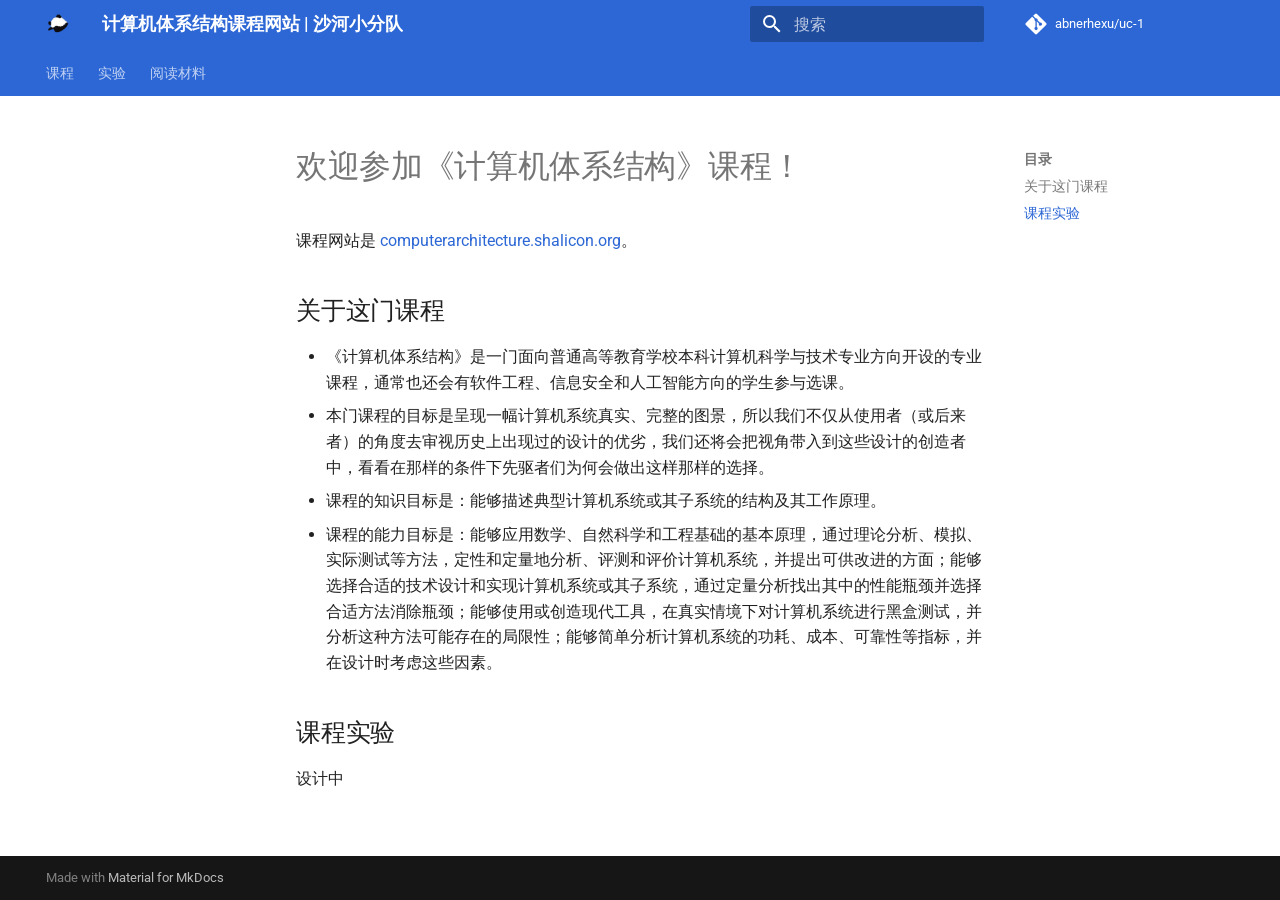
<file: site/index.html>
<!doctype html>
<html lang="zh" class="no-js">
  <head>
    
      <meta charset="utf-8">
      <meta name="viewport" content="width=device-width,initial-scale=1">
      
      
      
      
      
      
      <link rel="icon" href="assets/logo.png">
      <meta name="generator" content="mkdocs-1.5.3, mkdocs-material-9.5.6">
    
    
      
        <title>计算机体系结构课程网站 | 沙河小分队</title>
      
    
    
      <link rel="stylesheet" href="assets/stylesheets/main.50c56a3b.min.css">
      
        
        <link rel="stylesheet" href="assets/stylesheets/palette.06af60db.min.css">
      
      


    
    
      
    
    
      
        
        
        <link rel="preconnect" href="https://fonts.gstatic.com" crossorigin>
        <link rel="stylesheet" href="https://fonts.googleapis.com/css?family=Roboto:300,300i,400,400i,700,700i%7CRoboto+Mono:400,400i,700,700i&display=fallback">
        <style>:root{--md-text-font:"Roboto";--md-code-font:"Roboto Mono"}</style>
      
    
    
      <link rel="stylesheet" href="stylesheets/extra.css">
    
    <script>__md_scope=new URL(".",location),__md_hash=e=>[...e].reduce((e,_)=>(e<<5)-e+_.charCodeAt(0),0),__md_get=(e,_=localStorage,t=__md_scope)=>JSON.parse(_.getItem(t.pathname+"."+e)),__md_set=(e,_,t=localStorage,a=__md_scope)=>{try{t.setItem(a.pathname+"."+e,JSON.stringify(_))}catch(e){}}</script>
    
      

    
    
    
  </head>
  
  
    
    
    
    
    
    <body dir="ltr" data-md-color-scheme="default" data-md-color-primary="custom" data-md-color-accent="indigo">
  
    
    <input class="md-toggle" data-md-toggle="drawer" type="checkbox" id="__drawer" autocomplete="off">
    <input class="md-toggle" data-md-toggle="search" type="checkbox" id="__search" autocomplete="off">
    <label class="md-overlay" for="__drawer"></label>
    <div data-md-component="skip">
      
        
        <a href="#_1" class="md-skip">
          跳转至
        </a>
      
    </div>
    <div data-md-component="announce">
      
    </div>
    
    
      

<header class="md-header" data-md-component="header">
  <nav class="md-header__inner md-grid" aria-label="页眉">
    <a href="https://computerarchitecture.shalicon.org" title="计算机体系结构课程网站 | 沙河小分队" class="md-header__button md-logo" aria-label="计算机体系结构课程网站 | 沙河小分队" data-md-component="logo">
      
  <img src="assets/logo.png" alt="logo">

    </a>
    <label class="md-header__button md-icon" for="__drawer">
      
      <svg xmlns="http://www.w3.org/2000/svg" viewBox="0 0 24 24"><path d="M3 6h18v2H3V6m0 5h18v2H3v-2m0 5h18v2H3v-2Z"/></svg>
    </label>
    <div class="md-header__title" data-md-component="header-title">
      <div class="md-header__ellipsis">
        <div class="md-header__topic">
          <span class="md-ellipsis">
            计算机体系结构课程网站 | 沙河小分队
          </span>
        </div>
        <div class="md-header__topic" data-md-component="header-topic">
          <span class="md-ellipsis">
            
              欢迎参加《计算机体系结构》课程！
            
          </span>
        </div>
      </div>
    </div>
    
      
    
    
    
    
      <label class="md-header__button md-icon" for="__search">
        
        <svg xmlns="http://www.w3.org/2000/svg" viewBox="0 0 24 24"><path d="M9.5 3A6.5 6.5 0 0 1 16 9.5c0 1.61-.59 3.09-1.56 4.23l.27.27h.79l5 5-1.5 1.5-5-5v-.79l-.27-.27A6.516 6.516 0 0 1 9.5 16 6.5 6.5 0 0 1 3 9.5 6.5 6.5 0 0 1 9.5 3m0 2C7 5 5 7 5 9.5S7 14 9.5 14 14 12 14 9.5 12 5 9.5 5Z"/></svg>
      </label>
      <div class="md-search" data-md-component="search" role="dialog">
  <label class="md-search__overlay" for="__search"></label>
  <div class="md-search__inner" role="search">
    <form class="md-search__form" name="search">
      <input type="text" class="md-search__input" name="query" aria-label="搜索" placeholder="搜索" autocapitalize="off" autocorrect="off" autocomplete="off" spellcheck="false" data-md-component="search-query" required>
      <label class="md-search__icon md-icon" for="__search">
        
        <svg xmlns="http://www.w3.org/2000/svg" viewBox="0 0 24 24"><path d="M9.5 3A6.5 6.5 0 0 1 16 9.5c0 1.61-.59 3.09-1.56 4.23l.27.27h.79l5 5-1.5 1.5-5-5v-.79l-.27-.27A6.516 6.516 0 0 1 9.5 16 6.5 6.5 0 0 1 3 9.5 6.5 6.5 0 0 1 9.5 3m0 2C7 5 5 7 5 9.5S7 14 9.5 14 14 12 14 9.5 12 5 9.5 5Z"/></svg>
        
        <svg xmlns="http://www.w3.org/2000/svg" viewBox="0 0 24 24"><path d="M20 11v2H8l5.5 5.5-1.42 1.42L4.16 12l7.92-7.92L13.5 5.5 8 11h12Z"/></svg>
      </label>
      <nav class="md-search__options" aria-label="查找">
        
        <button type="reset" class="md-search__icon md-icon" title="清空当前内容" aria-label="清空当前内容" tabindex="-1">
          
          <svg xmlns="http://www.w3.org/2000/svg" viewBox="0 0 24 24"><path d="M19 6.41 17.59 5 12 10.59 6.41 5 5 6.41 10.59 12 5 17.59 6.41 19 12 13.41 17.59 19 19 17.59 13.41 12 19 6.41Z"/></svg>
        </button>
      </nav>
      
        <div class="md-search__suggest" data-md-component="search-suggest"></div>
      
    </form>
    <div class="md-search__output">
      <div class="md-search__scrollwrap" data-md-scrollfix>
        <div class="md-search-result" data-md-component="search-result">
          <div class="md-search-result__meta">
            正在初始化搜索引擎
          </div>
          <ol class="md-search-result__list" role="presentation"></ol>
        </div>
      </div>
    </div>
  </div>
</div>
    
    
      <div class="md-header__source">
        <a href="https://github.com/abnerhexu/uc-1" title="前往仓库" class="md-source" data-md-component="source">
  <div class="md-source__icon md-icon">
    
    <svg xmlns="http://www.w3.org/2000/svg" viewBox="0 0 448 512"><!--! Font Awesome Free 6.5.1 by @fontawesome - https://fontawesome.com License - https://fontawesome.com/license/free (Icons: CC BY 4.0, Fonts: SIL OFL 1.1, Code: MIT License) Copyright 2023 Fonticons, Inc.--><path d="M439.55 236.05 244 40.45a28.87 28.87 0 0 0-40.81 0l-40.66 40.63 51.52 51.52c27.06-9.14 52.68 16.77 43.39 43.68l49.66 49.66c34.23-11.8 61.18 31 35.47 56.69-26.49 26.49-70.21-2.87-56-37.34L240.22 199v121.85c25.3 12.54 22.26 41.85 9.08 55a34.34 34.34 0 0 1-48.55 0c-17.57-17.6-11.07-46.91 11.25-56v-123c-20.8-8.51-24.6-30.74-18.64-45L142.57 101 8.45 235.14a28.86 28.86 0 0 0 0 40.81l195.61 195.6a28.86 28.86 0 0 0 40.8 0l194.69-194.69a28.86 28.86 0 0 0 0-40.81z"/></svg>
  </div>
  <div class="md-source__repository">
    abnerhexu/uc-1
  </div>
</a>
      </div>
    
  </nav>
  
</header>
    
    <div class="md-container" data-md-component="container">
      
      
        
          
            
<nav class="md-tabs" aria-label="标签" data-md-component="tabs">
  <div class="md-grid">
    <ul class="md-tabs__list">
      
        
  
  
  
    
    
      <li class="md-tabs__item">
        <a href="lecs/lec1/" class="md-tabs__link">
          
  
  课程

        </a>
      </li>
    
  

      
        
  
  
  
    
    
      <li class="md-tabs__item">
        <a href="labs/lab1/" class="md-tabs__link">
          
  
  实验

        </a>
      </li>
    
  

      
        
  
  
  
    
    
      <li class="md-tabs__item">
        <a href="material/reading1/" class="md-tabs__link">
          
  
  阅读材料

        </a>
      </li>
    
  

      
    </ul>
  </div>
</nav>
          
        
      
      <main class="md-main" data-md-component="main">
        <div class="md-main__inner md-grid">
          
            
              
              <div class="md-sidebar md-sidebar--primary" data-md-component="sidebar" data-md-type="navigation" >
                <div class="md-sidebar__scrollwrap">
                  <div class="md-sidebar__inner">
                    


  


<nav class="md-nav md-nav--primary md-nav--lifted" aria-label="导航栏" data-md-level="0">
  <label class="md-nav__title" for="__drawer">
    <a href="https://computerarchitecture.shalicon.org" title="计算机体系结构课程网站 | 沙河小分队" class="md-nav__button md-logo" aria-label="计算机体系结构课程网站 | 沙河小分队" data-md-component="logo">
      
  <img src="assets/logo.png" alt="logo">

    </a>
    计算机体系结构课程网站 | 沙河小分队
  </label>
  
    <div class="md-nav__source">
      <a href="https://github.com/abnerhexu/uc-1" title="前往仓库" class="md-source" data-md-component="source">
  <div class="md-source__icon md-icon">
    
    <svg xmlns="http://www.w3.org/2000/svg" viewBox="0 0 448 512"><!--! Font Awesome Free 6.5.1 by @fontawesome - https://fontawesome.com License - https://fontawesome.com/license/free (Icons: CC BY 4.0, Fonts: SIL OFL 1.1, Code: MIT License) Copyright 2023 Fonticons, Inc.--><path d="M439.55 236.05 244 40.45a28.87 28.87 0 0 0-40.81 0l-40.66 40.63 51.52 51.52c27.06-9.14 52.68 16.77 43.39 43.68l49.66 49.66c34.23-11.8 61.18 31 35.47 56.69-26.49 26.49-70.21-2.87-56-37.34L240.22 199v121.85c25.3 12.54 22.26 41.85 9.08 55a34.34 34.34 0 0 1-48.55 0c-17.57-17.6-11.07-46.91 11.25-56v-123c-20.8-8.51-24.6-30.74-18.64-45L142.57 101 8.45 235.14a28.86 28.86 0 0 0 0 40.81l195.61 195.6a28.86 28.86 0 0 0 40.8 0l194.69-194.69a28.86 28.86 0 0 0 0-40.81z"/></svg>
  </div>
  <div class="md-source__repository">
    abnerhexu/uc-1
  </div>
</a>
    </div>
  
  <ul class="md-nav__list" data-md-scrollfix>
    
      
      
  
  
  
  
    
    
    
    
    
      
      
    
    <li class="md-nav__item md-nav__item--section md-nav__item--nested">
      
        
        
        
        <input class="md-nav__toggle md-toggle " type="checkbox" id="__nav_1" >
        
          
          <label class="md-nav__link" for="__nav_1" id="__nav_1_label" tabindex="">
            
  
  <span class="md-ellipsis">
    课程
  </span>
  

            <span class="md-nav__icon md-icon"></span>
          </label>
        
        <nav class="md-nav" data-md-level="1" aria-labelledby="__nav_1_label" aria-expanded="false">
          <label class="md-nav__title" for="__nav_1">
            <span class="md-nav__icon md-icon"></span>
            课程
          </label>
          <ul class="md-nav__list" data-md-scrollfix>
            
              
                
  
  
  
  
    <li class="md-nav__item">
      <a href="lecs/lec1/" class="md-nav__link">
        
  
  <span class="md-ellipsis">
    第一讲：计算机体系结构的基本概念
  </span>
  

      </a>
    </li>
  

              
            
          </ul>
        </nav>
      
    </li>
  

    
      
      
  
  
  
  
    
    
    
    
    
      
      
    
    <li class="md-nav__item md-nav__item--section md-nav__item--nested">
      
        
        
        
        <input class="md-nav__toggle md-toggle " type="checkbox" id="__nav_2" >
        
          
          <label class="md-nav__link" for="__nav_2" id="__nav_2_label" tabindex="">
            
  
  <span class="md-ellipsis">
    实验
  </span>
  

            <span class="md-nav__icon md-icon"></span>
          </label>
        
        <nav class="md-nav" data-md-level="1" aria-labelledby="__nav_2_label" aria-expanded="false">
          <label class="md-nav__title" for="__nav_2">
            <span class="md-nav__icon md-icon"></span>
            实验
          </label>
          <ul class="md-nav__list" data-md-scrollfix>
            
              
                
  
  
  
  
    <li class="md-nav__item">
      <a href="labs/lab1/" class="md-nav__link">
        
  
  <span class="md-ellipsis">
    实验一
  </span>
  

      </a>
    </li>
  

              
            
          </ul>
        </nav>
      
    </li>
  

    
      
      
  
  
  
  
    
    
    
    
    
      
      
    
    <li class="md-nav__item md-nav__item--section md-nav__item--nested">
      
        
        
        
        <input class="md-nav__toggle md-toggle " type="checkbox" id="__nav_3" >
        
          
          <label class="md-nav__link" for="__nav_3" id="__nav_3_label" tabindex="">
            
  
  <span class="md-ellipsis">
    阅读材料
  </span>
  

            <span class="md-nav__icon md-icon"></span>
          </label>
        
        <nav class="md-nav" data-md-level="1" aria-labelledby="__nav_3_label" aria-expanded="false">
          <label class="md-nav__title" for="__nav_3">
            <span class="md-nav__icon md-icon"></span>
            阅读材料
          </label>
          <ul class="md-nav__list" data-md-scrollfix>
            
              
                
  
  
  
  
    <li class="md-nav__item">
      <a href="material/reading1/" class="md-nav__link">
        
  
  <span class="md-ellipsis">
    计算机体系结构基本概念
  </span>
  

      </a>
    </li>
  

              
            
          </ul>
        </nav>
      
    </li>
  

    
  </ul>
</nav>
                  </div>
                </div>
              </div>
            
            
              
              <div class="md-sidebar md-sidebar--secondary" data-md-component="sidebar" data-md-type="toc" >
                <div class="md-sidebar__scrollwrap">
                  <div class="md-sidebar__inner">
                    

<nav class="md-nav md-nav--secondary" aria-label="目录">
  
  
  
    
  
  
    <label class="md-nav__title" for="__toc">
      <span class="md-nav__icon md-icon"></span>
      目录
    </label>
    <ul class="md-nav__list" data-md-component="toc" data-md-scrollfix>
      
        <li class="md-nav__item">
  <a href="#_2" class="md-nav__link">
    <span class="md-ellipsis">
      关于这门课程
    </span>
  </a>
  
</li>
      
        <li class="md-nav__item">
  <a href="#_3" class="md-nav__link">
    <span class="md-ellipsis">
      课程实验
    </span>
  </a>
  
</li>
      
    </ul>
  
</nav>
                  </div>
                </div>
              </div>
            
          
          
            <div class="md-content" data-md-component="content">
              <article class="md-content__inner md-typeset">
                
                  

  
  


<h1 id="_1">欢迎参加《计算机体系结构》课程！</h1>
<p>课程网站是 <a href="https://computerarchitecture.shalicon.org">computerarchitecture.shalicon.org</a>。</p>
<h2 id="_2">关于这门课程</h2>
<ul>
<li>《计算机体系结构》是一门面向普通高等教育学校本科计算机科学与技术专业方向开设的专业课程，通常也还会有软件工程、信息安全和人工智能方向的学生参与选课。</li>
<li>本门课程的目标是呈现一幅计算机系统真实、完整的图景，所以我们不仅从使用者（或后来者）的角度去审视历史上出现过的设计的优劣，我们还将会把视角带入到这些设计的创造者中，看看在那样的条件下先驱者们为何会做出这样那样的选择。</li>
<li>课程的知识目标是：能够描述典型计算机系统或其子系统的结构及其工作原理。</li>
<li>课程的能力目标是：能够应用数学、自然科学和工程基础的基本原理，通过理论分析、模拟、实际测试等方法，定性和定量地分析、评测和评价计算机系统，并提出可供改进的方面；能够选择合适的技术设计和实现计算机系统或其子系统，通过定量分析找出其中的性能瓶颈并选择合适方法消除瓶颈；能够使用或创造现代工具，在真实情境下对计算机系统进行黑盒测试，并分析这种方法可能存在的局限性；能够简单分析计算机系统的功耗、成本、可靠性等指标，并在设计时考虑这些因素。</li>
</ul>
<h2 id="_3">课程实验</h2>
<p>设计中</p>












                
              </article>
            </div>
          
          
  <script>var tabs=__md_get("__tabs");if(Array.isArray(tabs))e:for(var set of document.querySelectorAll(".tabbed-set")){var tab,labels=set.querySelector(".tabbed-labels");for(tab of tabs)for(var label of labels.getElementsByTagName("label"))if(label.innerText.trim()===tab){var input=document.getElementById(label.htmlFor);input.checked=!0;continue e}}</script>

<script>var target=document.getElementById(location.hash.slice(1));target&&target.name&&(target.checked=target.name.startsWith("__tabbed_"))</script>
        </div>
        
      </main>
      
        <footer class="md-footer">
  
  <div class="md-footer-meta md-typeset">
    <div class="md-footer-meta__inner md-grid">
      <div class="md-copyright">
  
  
    Made with
    <a href="https://squidfunk.github.io/mkdocs-material/" target="_blank" rel="noopener">
      Material for MkDocs
    </a>
  
</div>
      
    </div>
  </div>
</footer>
      
    </div>
    <div class="md-dialog" data-md-component="dialog">
      <div class="md-dialog__inner md-typeset"></div>
    </div>
    
    
    <script id="__config" type="application/json">{"base": ".", "features": ["navigation.tabs", "navigation.path", "search.suggest", "content.tabs.link"], "search": "assets/javascripts/workers/search.b8dbb3d2.min.js", "translations": {"clipboard.copied": "\u5df2\u590d\u5236", "clipboard.copy": "\u590d\u5236", "search.result.more.one": "\u5728\u8be5\u9875\u4e0a\u8fd8\u6709 1 \u4e2a\u7b26\u5408\u6761\u4ef6\u7684\u7ed3\u679c", "search.result.more.other": "\u5728\u8be5\u9875\u4e0a\u8fd8\u6709 # \u4e2a\u7b26\u5408\u6761\u4ef6\u7684\u7ed3\u679c", "search.result.none": "\u6ca1\u6709\u627e\u5230\u7b26\u5408\u6761\u4ef6\u7684\u7ed3\u679c", "search.result.one": "\u627e\u5230 1 \u4e2a\u7b26\u5408\u6761\u4ef6\u7684\u7ed3\u679c", "search.result.other": "# \u4e2a\u7b26\u5408\u6761\u4ef6\u7684\u7ed3\u679c", "search.result.placeholder": "\u952e\u5165\u4ee5\u5f00\u59cb\u641c\u7d22", "search.result.term.missing": "\u7f3a\u5c11", "select.version": "\u9009\u62e9\u5f53\u524d\u7248\u672c"}}</script>
    
    
      <script src="assets/javascripts/bundle.e1c3ead8.min.js"></script>
      
    
  </body>
</html>
</file>
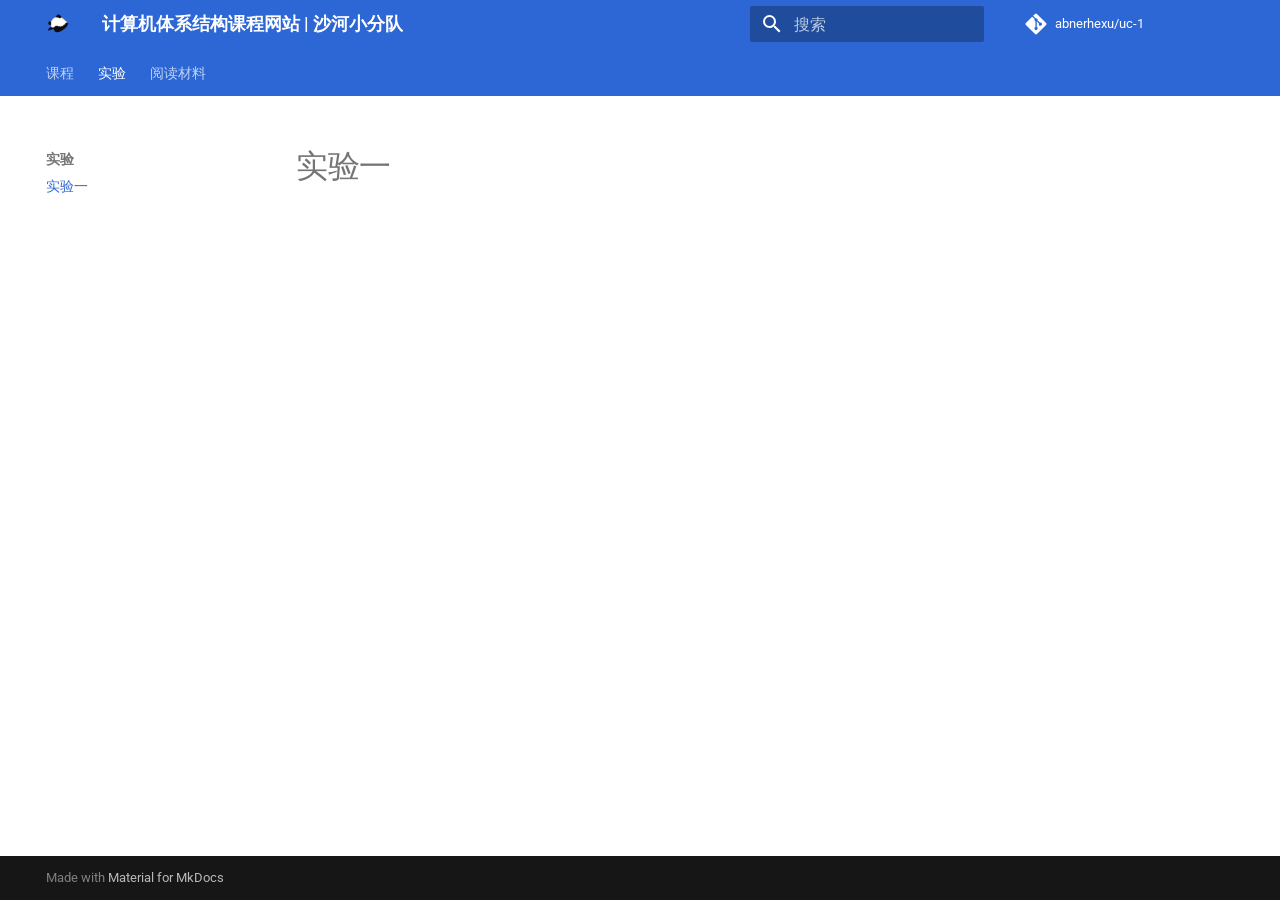
<file: site/labs/lab1/index.html>
<!doctype html>
<html lang="zh" class="no-js">
  <head>
    
      <meta charset="utf-8">
      <meta name="viewport" content="width=device-width,initial-scale=1">
      
      
      
      
        <link rel="prev" href="../../lecs/lec1/">
      
      
        <link rel="next" href="../../material/reading1/">
      
      
      <link rel="icon" href="../../assets/logo.png">
      <meta name="generator" content="mkdocs-1.5.3, mkdocs-material-9.5.6">
    
    
      
        <title>实验一 - 计算机体系结构课程网站 | 沙河小分队</title>
      
    
    
      <link rel="stylesheet" href="../../assets/stylesheets/main.50c56a3b.min.css">
      
        
        <link rel="stylesheet" href="../../assets/stylesheets/palette.06af60db.min.css">
      
      


    
    
      
    
    
      
        
        
        <link rel="preconnect" href="https://fonts.gstatic.com" crossorigin>
        <link rel="stylesheet" href="https://fonts.googleapis.com/css?family=Roboto:300,300i,400,400i,700,700i%7CRoboto+Mono:400,400i,700,700i&display=fallback">
        <style>:root{--md-text-font:"Roboto";--md-code-font:"Roboto Mono"}</style>
      
    
    
      <link rel="stylesheet" href="../../stylesheets/extra.css">
    
    <script>__md_scope=new URL("../..",location),__md_hash=e=>[...e].reduce((e,_)=>(e<<5)-e+_.charCodeAt(0),0),__md_get=(e,_=localStorage,t=__md_scope)=>JSON.parse(_.getItem(t.pathname+"."+e)),__md_set=(e,_,t=localStorage,a=__md_scope)=>{try{t.setItem(a.pathname+"."+e,JSON.stringify(_))}catch(e){}}</script>
    
      

    
    
    
  </head>
  
  
    
    
    
    
    
    <body dir="ltr" data-md-color-scheme="default" data-md-color-primary="custom" data-md-color-accent="indigo">
  
    
    <input class="md-toggle" data-md-toggle="drawer" type="checkbox" id="__drawer" autocomplete="off">
    <input class="md-toggle" data-md-toggle="search" type="checkbox" id="__search" autocomplete="off">
    <label class="md-overlay" for="__drawer"></label>
    <div data-md-component="skip">
      
    </div>
    <div data-md-component="announce">
      
    </div>
    
    
      

<header class="md-header" data-md-component="header">
  <nav class="md-header__inner md-grid" aria-label="页眉">
    <a href="https://computerarchitecture.shalicon.org" title="计算机体系结构课程网站 | 沙河小分队" class="md-header__button md-logo" aria-label="计算机体系结构课程网站 | 沙河小分队" data-md-component="logo">
      
  <img src="../../assets/logo.png" alt="logo">

    </a>
    <label class="md-header__button md-icon" for="__drawer">
      
      <svg xmlns="http://www.w3.org/2000/svg" viewBox="0 0 24 24"><path d="M3 6h18v2H3V6m0 5h18v2H3v-2m0 5h18v2H3v-2Z"/></svg>
    </label>
    <div class="md-header__title" data-md-component="header-title">
      <div class="md-header__ellipsis">
        <div class="md-header__topic">
          <span class="md-ellipsis">
            计算机体系结构课程网站 | 沙河小分队
          </span>
        </div>
        <div class="md-header__topic" data-md-component="header-topic">
          <span class="md-ellipsis">
            
              实验一
            
          </span>
        </div>
      </div>
    </div>
    
      
    
    
    
    
      <label class="md-header__button md-icon" for="__search">
        
        <svg xmlns="http://www.w3.org/2000/svg" viewBox="0 0 24 24"><path d="M9.5 3A6.5 6.5 0 0 1 16 9.5c0 1.61-.59 3.09-1.56 4.23l.27.27h.79l5 5-1.5 1.5-5-5v-.79l-.27-.27A6.516 6.516 0 0 1 9.5 16 6.5 6.5 0 0 1 3 9.5 6.5 6.5 0 0 1 9.5 3m0 2C7 5 5 7 5 9.5S7 14 9.5 14 14 12 14 9.5 12 5 9.5 5Z"/></svg>
      </label>
      <div class="md-search" data-md-component="search" role="dialog">
  <label class="md-search__overlay" for="__search"></label>
  <div class="md-search__inner" role="search">
    <form class="md-search__form" name="search">
      <input type="text" class="md-search__input" name="query" aria-label="搜索" placeholder="搜索" autocapitalize="off" autocorrect="off" autocomplete="off" spellcheck="false" data-md-component="search-query" required>
      <label class="md-search__icon md-icon" for="__search">
        
        <svg xmlns="http://www.w3.org/2000/svg" viewBox="0 0 24 24"><path d="M9.5 3A6.5 6.5 0 0 1 16 9.5c0 1.61-.59 3.09-1.56 4.23l.27.27h.79l5 5-1.5 1.5-5-5v-.79l-.27-.27A6.516 6.516 0 0 1 9.5 16 6.5 6.5 0 0 1 3 9.5 6.5 6.5 0 0 1 9.5 3m0 2C7 5 5 7 5 9.5S7 14 9.5 14 14 12 14 9.5 12 5 9.5 5Z"/></svg>
        
        <svg xmlns="http://www.w3.org/2000/svg" viewBox="0 0 24 24"><path d="M20 11v2H8l5.5 5.5-1.42 1.42L4.16 12l7.92-7.92L13.5 5.5 8 11h12Z"/></svg>
      </label>
      <nav class="md-search__options" aria-label="查找">
        
        <button type="reset" class="md-search__icon md-icon" title="清空当前内容" aria-label="清空当前内容" tabindex="-1">
          
          <svg xmlns="http://www.w3.org/2000/svg" viewBox="0 0 24 24"><path d="M19 6.41 17.59 5 12 10.59 6.41 5 5 6.41 10.59 12 5 17.59 6.41 19 12 13.41 17.59 19 19 17.59 13.41 12 19 6.41Z"/></svg>
        </button>
      </nav>
      
        <div class="md-search__suggest" data-md-component="search-suggest"></div>
      
    </form>
    <div class="md-search__output">
      <div class="md-search__scrollwrap" data-md-scrollfix>
        <div class="md-search-result" data-md-component="search-result">
          <div class="md-search-result__meta">
            正在初始化搜索引擎
          </div>
          <ol class="md-search-result__list" role="presentation"></ol>
        </div>
      </div>
    </div>
  </div>
</div>
    
    
      <div class="md-header__source">
        <a href="https://github.com/abnerhexu/uc-1" title="前往仓库" class="md-source" data-md-component="source">
  <div class="md-source__icon md-icon">
    
    <svg xmlns="http://www.w3.org/2000/svg" viewBox="0 0 448 512"><!--! Font Awesome Free 6.5.1 by @fontawesome - https://fontawesome.com License - https://fontawesome.com/license/free (Icons: CC BY 4.0, Fonts: SIL OFL 1.1, Code: MIT License) Copyright 2023 Fonticons, Inc.--><path d="M439.55 236.05 244 40.45a28.87 28.87 0 0 0-40.81 0l-40.66 40.63 51.52 51.52c27.06-9.14 52.68 16.77 43.39 43.68l49.66 49.66c34.23-11.8 61.18 31 35.47 56.69-26.49 26.49-70.21-2.87-56-37.34L240.22 199v121.85c25.3 12.54 22.26 41.85 9.08 55a34.34 34.34 0 0 1-48.55 0c-17.57-17.6-11.07-46.91 11.25-56v-123c-20.8-8.51-24.6-30.74-18.64-45L142.57 101 8.45 235.14a28.86 28.86 0 0 0 0 40.81l195.61 195.6a28.86 28.86 0 0 0 40.8 0l194.69-194.69a28.86 28.86 0 0 0 0-40.81z"/></svg>
  </div>
  <div class="md-source__repository">
    abnerhexu/uc-1
  </div>
</a>
      </div>
    
  </nav>
  
</header>
    
    <div class="md-container" data-md-component="container">
      
      
        
          
            
<nav class="md-tabs" aria-label="标签" data-md-component="tabs">
  <div class="md-grid">
    <ul class="md-tabs__list">
      
        
  
  
  
    
    
      <li class="md-tabs__item">
        <a href="../../lecs/lec1/" class="md-tabs__link">
          
  
  课程

        </a>
      </li>
    
  

      
        
  
  
    
  
  
    
    
      <li class="md-tabs__item md-tabs__item--active">
        <a href="./" class="md-tabs__link">
          
  
  实验

        </a>
      </li>
    
  

      
        
  
  
  
    
    
      <li class="md-tabs__item">
        <a href="../../material/reading1/" class="md-tabs__link">
          
  
  阅读材料

        </a>
      </li>
    
  

      
    </ul>
  </div>
</nav>
          
        
      
      <main class="md-main" data-md-component="main">
        <div class="md-main__inner md-grid">
          
            
              
              <div class="md-sidebar md-sidebar--primary" data-md-component="sidebar" data-md-type="navigation" >
                <div class="md-sidebar__scrollwrap">
                  <div class="md-sidebar__inner">
                    


  


<nav class="md-nav md-nav--primary md-nav--lifted" aria-label="导航栏" data-md-level="0">
  <label class="md-nav__title" for="__drawer">
    <a href="https://computerarchitecture.shalicon.org" title="计算机体系结构课程网站 | 沙河小分队" class="md-nav__button md-logo" aria-label="计算机体系结构课程网站 | 沙河小分队" data-md-component="logo">
      
  <img src="../../assets/logo.png" alt="logo">

    </a>
    计算机体系结构课程网站 | 沙河小分队
  </label>
  
    <div class="md-nav__source">
      <a href="https://github.com/abnerhexu/uc-1" title="前往仓库" class="md-source" data-md-component="source">
  <div class="md-source__icon md-icon">
    
    <svg xmlns="http://www.w3.org/2000/svg" viewBox="0 0 448 512"><!--! Font Awesome Free 6.5.1 by @fontawesome - https://fontawesome.com License - https://fontawesome.com/license/free (Icons: CC BY 4.0, Fonts: SIL OFL 1.1, Code: MIT License) Copyright 2023 Fonticons, Inc.--><path d="M439.55 236.05 244 40.45a28.87 28.87 0 0 0-40.81 0l-40.66 40.63 51.52 51.52c27.06-9.14 52.68 16.77 43.39 43.68l49.66 49.66c34.23-11.8 61.18 31 35.47 56.69-26.49 26.49-70.21-2.87-56-37.34L240.22 199v121.85c25.3 12.54 22.26 41.85 9.08 55a34.34 34.34 0 0 1-48.55 0c-17.57-17.6-11.07-46.91 11.25-56v-123c-20.8-8.51-24.6-30.74-18.64-45L142.57 101 8.45 235.14a28.86 28.86 0 0 0 0 40.81l195.61 195.6a28.86 28.86 0 0 0 40.8 0l194.69-194.69a28.86 28.86 0 0 0 0-40.81z"/></svg>
  </div>
  <div class="md-source__repository">
    abnerhexu/uc-1
  </div>
</a>
    </div>
  
  <ul class="md-nav__list" data-md-scrollfix>
    
      
      
  
  
  
  
    
    
    
    
    
      
      
    
    <li class="md-nav__item md-nav__item--section md-nav__item--nested">
      
        
        
        
        <input class="md-nav__toggle md-toggle " type="checkbox" id="__nav_1" >
        
          
          <label class="md-nav__link" for="__nav_1" id="__nav_1_label" tabindex="">
            
  
  <span class="md-ellipsis">
    课程
  </span>
  

            <span class="md-nav__icon md-icon"></span>
          </label>
        
        <nav class="md-nav" data-md-level="1" aria-labelledby="__nav_1_label" aria-expanded="false">
          <label class="md-nav__title" for="__nav_1">
            <span class="md-nav__icon md-icon"></span>
            课程
          </label>
          <ul class="md-nav__list" data-md-scrollfix>
            
              
                
  
  
  
  
    <li class="md-nav__item">
      <a href="../../lecs/lec1/" class="md-nav__link">
        
  
  <span class="md-ellipsis">
    第一讲：计算机体系结构的基本概念
  </span>
  

      </a>
    </li>
  

              
            
          </ul>
        </nav>
      
    </li>
  

    
      
      
  
  
    
  
  
  
    
    
    
    
    
      
      
    
    <li class="md-nav__item md-nav__item--active md-nav__item--section md-nav__item--nested">
      
        
        
        
        <input class="md-nav__toggle md-toggle " type="checkbox" id="__nav_2" checked>
        
          
          <label class="md-nav__link" for="__nav_2" id="__nav_2_label" tabindex="">
            
  
  <span class="md-ellipsis">
    实验
  </span>
  

            <span class="md-nav__icon md-icon"></span>
          </label>
        
        <nav class="md-nav" data-md-level="1" aria-labelledby="__nav_2_label" aria-expanded="true">
          <label class="md-nav__title" for="__nav_2">
            <span class="md-nav__icon md-icon"></span>
            实验
          </label>
          <ul class="md-nav__list" data-md-scrollfix>
            
              
                
  
  
    
  
  
  
    <li class="md-nav__item md-nav__item--active">
      
      <input class="md-nav__toggle md-toggle" type="checkbox" id="__toc">
      
      
      
      <a href="./" class="md-nav__link md-nav__link--active">
        
  
  <span class="md-ellipsis">
    实验一
  </span>
  

      </a>
      
    </li>
  

              
            
          </ul>
        </nav>
      
    </li>
  

    
      
      
  
  
  
  
    
    
    
    
    
      
      
    
    <li class="md-nav__item md-nav__item--section md-nav__item--nested">
      
        
        
        
        <input class="md-nav__toggle md-toggle " type="checkbox" id="__nav_3" >
        
          
          <label class="md-nav__link" for="__nav_3" id="__nav_3_label" tabindex="">
            
  
  <span class="md-ellipsis">
    阅读材料
  </span>
  

            <span class="md-nav__icon md-icon"></span>
          </label>
        
        <nav class="md-nav" data-md-level="1" aria-labelledby="__nav_3_label" aria-expanded="false">
          <label class="md-nav__title" for="__nav_3">
            <span class="md-nav__icon md-icon"></span>
            阅读材料
          </label>
          <ul class="md-nav__list" data-md-scrollfix>
            
              
                
  
  
  
  
    <li class="md-nav__item">
      <a href="../../material/reading1/" class="md-nav__link">
        
  
  <span class="md-ellipsis">
    计算机体系结构基本概念
  </span>
  

      </a>
    </li>
  

              
            
          </ul>
        </nav>
      
    </li>
  

    
  </ul>
</nav>
                  </div>
                </div>
              </div>
            
            
              
              <div class="md-sidebar md-sidebar--secondary" data-md-component="sidebar" data-md-type="toc" >
                <div class="md-sidebar__scrollwrap">
                  <div class="md-sidebar__inner">
                    

<nav class="md-nav md-nav--secondary" aria-label="目录">
  
  
  
  
</nav>
                  </div>
                </div>
              </div>
            
          
          
            <div class="md-content" data-md-component="content">
              <article class="md-content__inner md-typeset">
                
                  

  
  


  <h1>实验一</h1>














                
              </article>
            </div>
          
          
  <script>var tabs=__md_get("__tabs");if(Array.isArray(tabs))e:for(var set of document.querySelectorAll(".tabbed-set")){var tab,labels=set.querySelector(".tabbed-labels");for(tab of tabs)for(var label of labels.getElementsByTagName("label"))if(label.innerText.trim()===tab){var input=document.getElementById(label.htmlFor);input.checked=!0;continue e}}</script>

<script>var target=document.getElementById(location.hash.slice(1));target&&target.name&&(target.checked=target.name.startsWith("__tabbed_"))</script>
        </div>
        
      </main>
      
        <footer class="md-footer">
  
  <div class="md-footer-meta md-typeset">
    <div class="md-footer-meta__inner md-grid">
      <div class="md-copyright">
  
  
    Made with
    <a href="https://squidfunk.github.io/mkdocs-material/" target="_blank" rel="noopener">
      Material for MkDocs
    </a>
  
</div>
      
    </div>
  </div>
</footer>
      
    </div>
    <div class="md-dialog" data-md-component="dialog">
      <div class="md-dialog__inner md-typeset"></div>
    </div>
    
    
    <script id="__config" type="application/json">{"base": "../..", "features": ["navigation.tabs", "navigation.path", "search.suggest", "content.tabs.link"], "search": "../../assets/javascripts/workers/search.b8dbb3d2.min.js", "translations": {"clipboard.copied": "\u5df2\u590d\u5236", "clipboard.copy": "\u590d\u5236", "search.result.more.one": "\u5728\u8be5\u9875\u4e0a\u8fd8\u6709 1 \u4e2a\u7b26\u5408\u6761\u4ef6\u7684\u7ed3\u679c", "search.result.more.other": "\u5728\u8be5\u9875\u4e0a\u8fd8\u6709 # \u4e2a\u7b26\u5408\u6761\u4ef6\u7684\u7ed3\u679c", "search.result.none": "\u6ca1\u6709\u627e\u5230\u7b26\u5408\u6761\u4ef6\u7684\u7ed3\u679c", "search.result.one": "\u627e\u5230 1 \u4e2a\u7b26\u5408\u6761\u4ef6\u7684\u7ed3\u679c", "search.result.other": "# \u4e2a\u7b26\u5408\u6761\u4ef6\u7684\u7ed3\u679c", "search.result.placeholder": "\u952e\u5165\u4ee5\u5f00\u59cb\u641c\u7d22", "search.result.term.missing": "\u7f3a\u5c11", "select.version": "\u9009\u62e9\u5f53\u524d\u7248\u672c"}}</script>
    
    
      <script src="../../assets/javascripts/bundle.e1c3ead8.min.js"></script>
      
    
  </body>
</html>
</file>
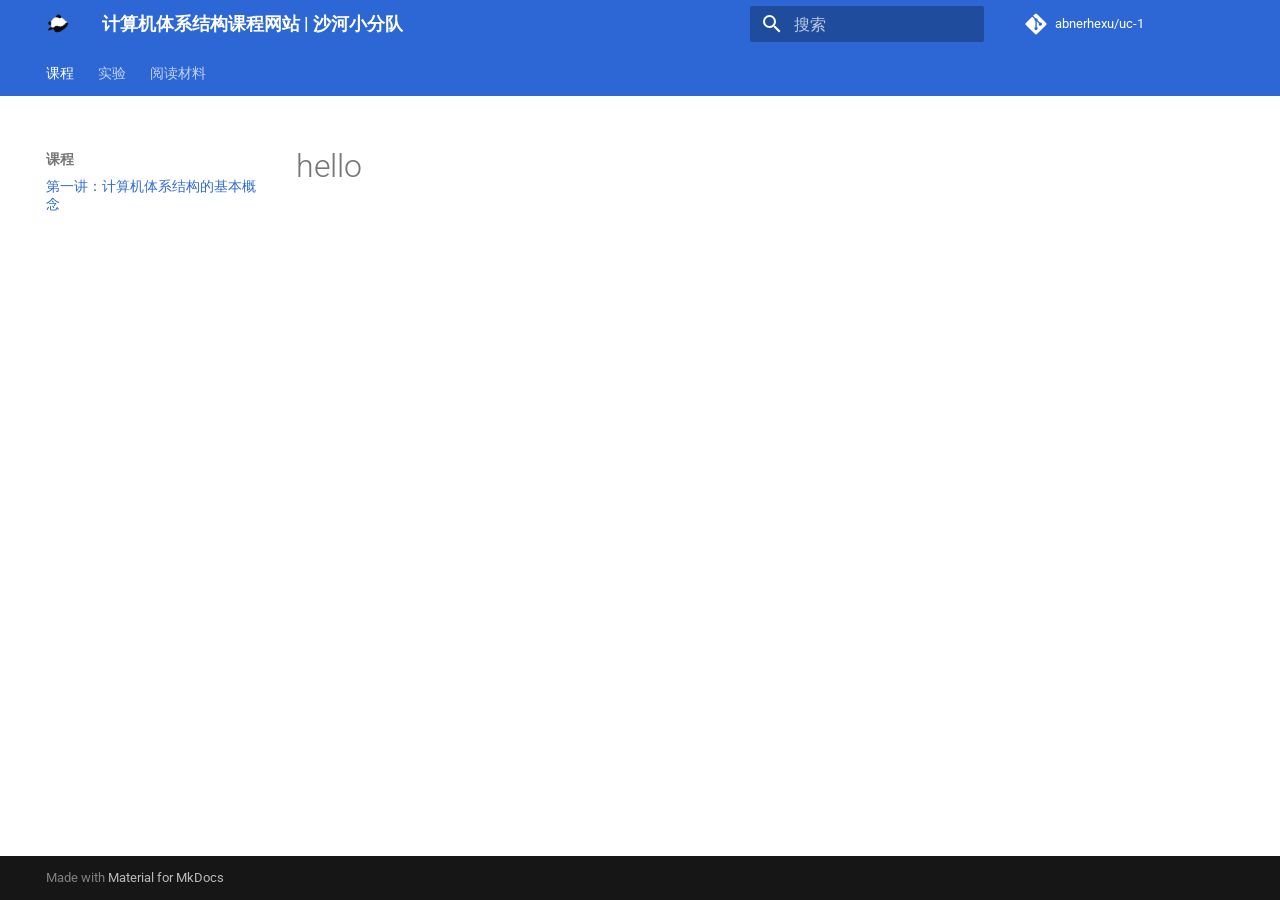
<file: site/lecs/lec1/index.html>
<!doctype html>
<html lang="zh" class="no-js">
  <head>
    
      <meta charset="utf-8">
      <meta name="viewport" content="width=device-width,initial-scale=1">
      
      
      
      
      
        <link rel="next" href="../../labs/lab1/">
      
      
      <link rel="icon" href="../../assets/logo.png">
      <meta name="generator" content="mkdocs-1.5.3, mkdocs-material-9.5.6">
    
    
      
        <title>第一讲：计算机体系结构的基本概念 - 计算机体系结构课程网站 | 沙河小分队</title>
      
    
    
      <link rel="stylesheet" href="../../assets/stylesheets/main.50c56a3b.min.css">
      
        
        <link rel="stylesheet" href="../../assets/stylesheets/palette.06af60db.min.css">
      
      


    
    
      
    
    
      
        
        
        <link rel="preconnect" href="https://fonts.gstatic.com" crossorigin>
        <link rel="stylesheet" href="https://fonts.googleapis.com/css?family=Roboto:300,300i,400,400i,700,700i%7CRoboto+Mono:400,400i,700,700i&display=fallback">
        <style>:root{--md-text-font:"Roboto";--md-code-font:"Roboto Mono"}</style>
      
    
    
      <link rel="stylesheet" href="../../stylesheets/extra.css">
    
    <script>__md_scope=new URL("../..",location),__md_hash=e=>[...e].reduce((e,_)=>(e<<5)-e+_.charCodeAt(0),0),__md_get=(e,_=localStorage,t=__md_scope)=>JSON.parse(_.getItem(t.pathname+"."+e)),__md_set=(e,_,t=localStorage,a=__md_scope)=>{try{t.setItem(a.pathname+"."+e,JSON.stringify(_))}catch(e){}}</script>
    
      

    
    
    
  </head>
  
  
    
    
    
    
    
    <body dir="ltr" data-md-color-scheme="default" data-md-color-primary="custom" data-md-color-accent="indigo">
  
    
    <input class="md-toggle" data-md-toggle="drawer" type="checkbox" id="__drawer" autocomplete="off">
    <input class="md-toggle" data-md-toggle="search" type="checkbox" id="__search" autocomplete="off">
    <label class="md-overlay" for="__drawer"></label>
    <div data-md-component="skip">
      
        
        <a href="#hello" class="md-skip">
          跳转至
        </a>
      
    </div>
    <div data-md-component="announce">
      
    </div>
    
    
      

<header class="md-header" data-md-component="header">
  <nav class="md-header__inner md-grid" aria-label="页眉">
    <a href="https://computerarchitecture.shalicon.org" title="计算机体系结构课程网站 | 沙河小分队" class="md-header__button md-logo" aria-label="计算机体系结构课程网站 | 沙河小分队" data-md-component="logo">
      
  <img src="../../assets/logo.png" alt="logo">

    </a>
    <label class="md-header__button md-icon" for="__drawer">
      
      <svg xmlns="http://www.w3.org/2000/svg" viewBox="0 0 24 24"><path d="M3 6h18v2H3V6m0 5h18v2H3v-2m0 5h18v2H3v-2Z"/></svg>
    </label>
    <div class="md-header__title" data-md-component="header-title">
      <div class="md-header__ellipsis">
        <div class="md-header__topic">
          <span class="md-ellipsis">
            计算机体系结构课程网站 | 沙河小分队
          </span>
        </div>
        <div class="md-header__topic" data-md-component="header-topic">
          <span class="md-ellipsis">
            
              第一讲：计算机体系结构的基本概念
            
          </span>
        </div>
      </div>
    </div>
    
      
    
    
    
    
      <label class="md-header__button md-icon" for="__search">
        
        <svg xmlns="http://www.w3.org/2000/svg" viewBox="0 0 24 24"><path d="M9.5 3A6.5 6.5 0 0 1 16 9.5c0 1.61-.59 3.09-1.56 4.23l.27.27h.79l5 5-1.5 1.5-5-5v-.79l-.27-.27A6.516 6.516 0 0 1 9.5 16 6.5 6.5 0 0 1 3 9.5 6.5 6.5 0 0 1 9.5 3m0 2C7 5 5 7 5 9.5S7 14 9.5 14 14 12 14 9.5 12 5 9.5 5Z"/></svg>
      </label>
      <div class="md-search" data-md-component="search" role="dialog">
  <label class="md-search__overlay" for="__search"></label>
  <div class="md-search__inner" role="search">
    <form class="md-search__form" name="search">
      <input type="text" class="md-search__input" name="query" aria-label="搜索" placeholder="搜索" autocapitalize="off" autocorrect="off" autocomplete="off" spellcheck="false" data-md-component="search-query" required>
      <label class="md-search__icon md-icon" for="__search">
        
        <svg xmlns="http://www.w3.org/2000/svg" viewBox="0 0 24 24"><path d="M9.5 3A6.5 6.5 0 0 1 16 9.5c0 1.61-.59 3.09-1.56 4.23l.27.27h.79l5 5-1.5 1.5-5-5v-.79l-.27-.27A6.516 6.516 0 0 1 9.5 16 6.5 6.5 0 0 1 3 9.5 6.5 6.5 0 0 1 9.5 3m0 2C7 5 5 7 5 9.5S7 14 9.5 14 14 12 14 9.5 12 5 9.5 5Z"/></svg>
        
        <svg xmlns="http://www.w3.org/2000/svg" viewBox="0 0 24 24"><path d="M20 11v2H8l5.5 5.5-1.42 1.42L4.16 12l7.92-7.92L13.5 5.5 8 11h12Z"/></svg>
      </label>
      <nav class="md-search__options" aria-label="查找">
        
        <button type="reset" class="md-search__icon md-icon" title="清空当前内容" aria-label="清空当前内容" tabindex="-1">
          
          <svg xmlns="http://www.w3.org/2000/svg" viewBox="0 0 24 24"><path d="M19 6.41 17.59 5 12 10.59 6.41 5 5 6.41 10.59 12 5 17.59 6.41 19 12 13.41 17.59 19 19 17.59 13.41 12 19 6.41Z"/></svg>
        </button>
      </nav>
      
        <div class="md-search__suggest" data-md-component="search-suggest"></div>
      
    </form>
    <div class="md-search__output">
      <div class="md-search__scrollwrap" data-md-scrollfix>
        <div class="md-search-result" data-md-component="search-result">
          <div class="md-search-result__meta">
            正在初始化搜索引擎
          </div>
          <ol class="md-search-result__list" role="presentation"></ol>
        </div>
      </div>
    </div>
  </div>
</div>
    
    
      <div class="md-header__source">
        <a href="https://github.com/abnerhexu/uc-1" title="前往仓库" class="md-source" data-md-component="source">
  <div class="md-source__icon md-icon">
    
    <svg xmlns="http://www.w3.org/2000/svg" viewBox="0 0 448 512"><!--! Font Awesome Free 6.5.1 by @fontawesome - https://fontawesome.com License - https://fontawesome.com/license/free (Icons: CC BY 4.0, Fonts: SIL OFL 1.1, Code: MIT License) Copyright 2023 Fonticons, Inc.--><path d="M439.55 236.05 244 40.45a28.87 28.87 0 0 0-40.81 0l-40.66 40.63 51.52 51.52c27.06-9.14 52.68 16.77 43.39 43.68l49.66 49.66c34.23-11.8 61.18 31 35.47 56.69-26.49 26.49-70.21-2.87-56-37.34L240.22 199v121.85c25.3 12.54 22.26 41.85 9.08 55a34.34 34.34 0 0 1-48.55 0c-17.57-17.6-11.07-46.91 11.25-56v-123c-20.8-8.51-24.6-30.74-18.64-45L142.57 101 8.45 235.14a28.86 28.86 0 0 0 0 40.81l195.61 195.6a28.86 28.86 0 0 0 40.8 0l194.69-194.69a28.86 28.86 0 0 0 0-40.81z"/></svg>
  </div>
  <div class="md-source__repository">
    abnerhexu/uc-1
  </div>
</a>
      </div>
    
  </nav>
  
</header>
    
    <div class="md-container" data-md-component="container">
      
      
        
          
            
<nav class="md-tabs" aria-label="标签" data-md-component="tabs">
  <div class="md-grid">
    <ul class="md-tabs__list">
      
        
  
  
    
  
  
    
    
      <li class="md-tabs__item md-tabs__item--active">
        <a href="./" class="md-tabs__link">
          
  
  课程

        </a>
      </li>
    
  

      
        
  
  
  
    
    
      <li class="md-tabs__item">
        <a href="../../labs/lab1/" class="md-tabs__link">
          
  
  实验

        </a>
      </li>
    
  

      
        
  
  
  
    
    
      <li class="md-tabs__item">
        <a href="../../material/reading1/" class="md-tabs__link">
          
  
  阅读材料

        </a>
      </li>
    
  

      
    </ul>
  </div>
</nav>
          
        
      
      <main class="md-main" data-md-component="main">
        <div class="md-main__inner md-grid">
          
            
              
              <div class="md-sidebar md-sidebar--primary" data-md-component="sidebar" data-md-type="navigation" >
                <div class="md-sidebar__scrollwrap">
                  <div class="md-sidebar__inner">
                    


  


<nav class="md-nav md-nav--primary md-nav--lifted" aria-label="导航栏" data-md-level="0">
  <label class="md-nav__title" for="__drawer">
    <a href="https://computerarchitecture.shalicon.org" title="计算机体系结构课程网站 | 沙河小分队" class="md-nav__button md-logo" aria-label="计算机体系结构课程网站 | 沙河小分队" data-md-component="logo">
      
  <img src="../../assets/logo.png" alt="logo">

    </a>
    计算机体系结构课程网站 | 沙河小分队
  </label>
  
    <div class="md-nav__source">
      <a href="https://github.com/abnerhexu/uc-1" title="前往仓库" class="md-source" data-md-component="source">
  <div class="md-source__icon md-icon">
    
    <svg xmlns="http://www.w3.org/2000/svg" viewBox="0 0 448 512"><!--! Font Awesome Free 6.5.1 by @fontawesome - https://fontawesome.com License - https://fontawesome.com/license/free (Icons: CC BY 4.0, Fonts: SIL OFL 1.1, Code: MIT License) Copyright 2023 Fonticons, Inc.--><path d="M439.55 236.05 244 40.45a28.87 28.87 0 0 0-40.81 0l-40.66 40.63 51.52 51.52c27.06-9.14 52.68 16.77 43.39 43.68l49.66 49.66c34.23-11.8 61.18 31 35.47 56.69-26.49 26.49-70.21-2.87-56-37.34L240.22 199v121.85c25.3 12.54 22.26 41.85 9.08 55a34.34 34.34 0 0 1-48.55 0c-17.57-17.6-11.07-46.91 11.25-56v-123c-20.8-8.51-24.6-30.74-18.64-45L142.57 101 8.45 235.14a28.86 28.86 0 0 0 0 40.81l195.61 195.6a28.86 28.86 0 0 0 40.8 0l194.69-194.69a28.86 28.86 0 0 0 0-40.81z"/></svg>
  </div>
  <div class="md-source__repository">
    abnerhexu/uc-1
  </div>
</a>
    </div>
  
  <ul class="md-nav__list" data-md-scrollfix>
    
      
      
  
  
    
  
  
  
    
    
    
    
    
      
      
    
    <li class="md-nav__item md-nav__item--active md-nav__item--section md-nav__item--nested">
      
        
        
        
        <input class="md-nav__toggle md-toggle " type="checkbox" id="__nav_1" checked>
        
          
          <label class="md-nav__link" for="__nav_1" id="__nav_1_label" tabindex="">
            
  
  <span class="md-ellipsis">
    课程
  </span>
  

            <span class="md-nav__icon md-icon"></span>
          </label>
        
        <nav class="md-nav" data-md-level="1" aria-labelledby="__nav_1_label" aria-expanded="true">
          <label class="md-nav__title" for="__nav_1">
            <span class="md-nav__icon md-icon"></span>
            课程
          </label>
          <ul class="md-nav__list" data-md-scrollfix>
            
              
                
  
  
    
  
  
  
    <li class="md-nav__item md-nav__item--active">
      
      <input class="md-nav__toggle md-toggle" type="checkbox" id="__toc">
      
      
        
      
      
      <a href="./" class="md-nav__link md-nav__link--active">
        
  
  <span class="md-ellipsis">
    第一讲：计算机体系结构的基本概念
  </span>
  

      </a>
      
    </li>
  

              
            
          </ul>
        </nav>
      
    </li>
  

    
      
      
  
  
  
  
    
    
    
    
    
      
      
    
    <li class="md-nav__item md-nav__item--section md-nav__item--nested">
      
        
        
        
        <input class="md-nav__toggle md-toggle " type="checkbox" id="__nav_2" >
        
          
          <label class="md-nav__link" for="__nav_2" id="__nav_2_label" tabindex="">
            
  
  <span class="md-ellipsis">
    实验
  </span>
  

            <span class="md-nav__icon md-icon"></span>
          </label>
        
        <nav class="md-nav" data-md-level="1" aria-labelledby="__nav_2_label" aria-expanded="false">
          <label class="md-nav__title" for="__nav_2">
            <span class="md-nav__icon md-icon"></span>
            实验
          </label>
          <ul class="md-nav__list" data-md-scrollfix>
            
              
                
  
  
  
  
    <li class="md-nav__item">
      <a href="../../labs/lab1/" class="md-nav__link">
        
  
  <span class="md-ellipsis">
    实验一
  </span>
  

      </a>
    </li>
  

              
            
          </ul>
        </nav>
      
    </li>
  

    
      
      
  
  
  
  
    
    
    
    
    
      
      
    
    <li class="md-nav__item md-nav__item--section md-nav__item--nested">
      
        
        
        
        <input class="md-nav__toggle md-toggle " type="checkbox" id="__nav_3" >
        
          
          <label class="md-nav__link" for="__nav_3" id="__nav_3_label" tabindex="">
            
  
  <span class="md-ellipsis">
    阅读材料
  </span>
  

            <span class="md-nav__icon md-icon"></span>
          </label>
        
        <nav class="md-nav" data-md-level="1" aria-labelledby="__nav_3_label" aria-expanded="false">
          <label class="md-nav__title" for="__nav_3">
            <span class="md-nav__icon md-icon"></span>
            阅读材料
          </label>
          <ul class="md-nav__list" data-md-scrollfix>
            
              
                
  
  
  
  
    <li class="md-nav__item">
      <a href="../../material/reading1/" class="md-nav__link">
        
  
  <span class="md-ellipsis">
    计算机体系结构基本概念
  </span>
  

      </a>
    </li>
  

              
            
          </ul>
        </nav>
      
    </li>
  

    
  </ul>
</nav>
                  </div>
                </div>
              </div>
            
            
              
              <div class="md-sidebar md-sidebar--secondary" data-md-component="sidebar" data-md-type="toc" >
                <div class="md-sidebar__scrollwrap">
                  <div class="md-sidebar__inner">
                    

<nav class="md-nav md-nav--secondary" aria-label="目录">
  
  
  
    
  
  
</nav>
                  </div>
                </div>
              </div>
            
          
          
            <div class="md-content" data-md-component="content">
              <article class="md-content__inner md-typeset">
                
                  

  
  


<h1 id="hello">hello</h1>












                
              </article>
            </div>
          
          
  <script>var tabs=__md_get("__tabs");if(Array.isArray(tabs))e:for(var set of document.querySelectorAll(".tabbed-set")){var tab,labels=set.querySelector(".tabbed-labels");for(tab of tabs)for(var label of labels.getElementsByTagName("label"))if(label.innerText.trim()===tab){var input=document.getElementById(label.htmlFor);input.checked=!0;continue e}}</script>

<script>var target=document.getElementById(location.hash.slice(1));target&&target.name&&(target.checked=target.name.startsWith("__tabbed_"))</script>
        </div>
        
      </main>
      
        <footer class="md-footer">
  
  <div class="md-footer-meta md-typeset">
    <div class="md-footer-meta__inner md-grid">
      <div class="md-copyright">
  
  
    Made with
    <a href="https://squidfunk.github.io/mkdocs-material/" target="_blank" rel="noopener">
      Material for MkDocs
    </a>
  
</div>
      
    </div>
  </div>
</footer>
      
    </div>
    <div class="md-dialog" data-md-component="dialog">
      <div class="md-dialog__inner md-typeset"></div>
    </div>
    
    
    <script id="__config" type="application/json">{"base": "../..", "features": ["navigation.tabs", "navigation.path", "search.suggest", "content.tabs.link"], "search": "../../assets/javascripts/workers/search.b8dbb3d2.min.js", "translations": {"clipboard.copied": "\u5df2\u590d\u5236", "clipboard.copy": "\u590d\u5236", "search.result.more.one": "\u5728\u8be5\u9875\u4e0a\u8fd8\u6709 1 \u4e2a\u7b26\u5408\u6761\u4ef6\u7684\u7ed3\u679c", "search.result.more.other": "\u5728\u8be5\u9875\u4e0a\u8fd8\u6709 # \u4e2a\u7b26\u5408\u6761\u4ef6\u7684\u7ed3\u679c", "search.result.none": "\u6ca1\u6709\u627e\u5230\u7b26\u5408\u6761\u4ef6\u7684\u7ed3\u679c", "search.result.one": "\u627e\u5230 1 \u4e2a\u7b26\u5408\u6761\u4ef6\u7684\u7ed3\u679c", "search.result.other": "# \u4e2a\u7b26\u5408\u6761\u4ef6\u7684\u7ed3\u679c", "search.result.placeholder": "\u952e\u5165\u4ee5\u5f00\u59cb\u641c\u7d22", "search.result.term.missing": "\u7f3a\u5c11", "select.version": "\u9009\u62e9\u5f53\u524d\u7248\u672c"}}</script>
    
    
      <script src="../../assets/javascripts/bundle.e1c3ead8.min.js"></script>
      
    
  </body>
</html>
</file>
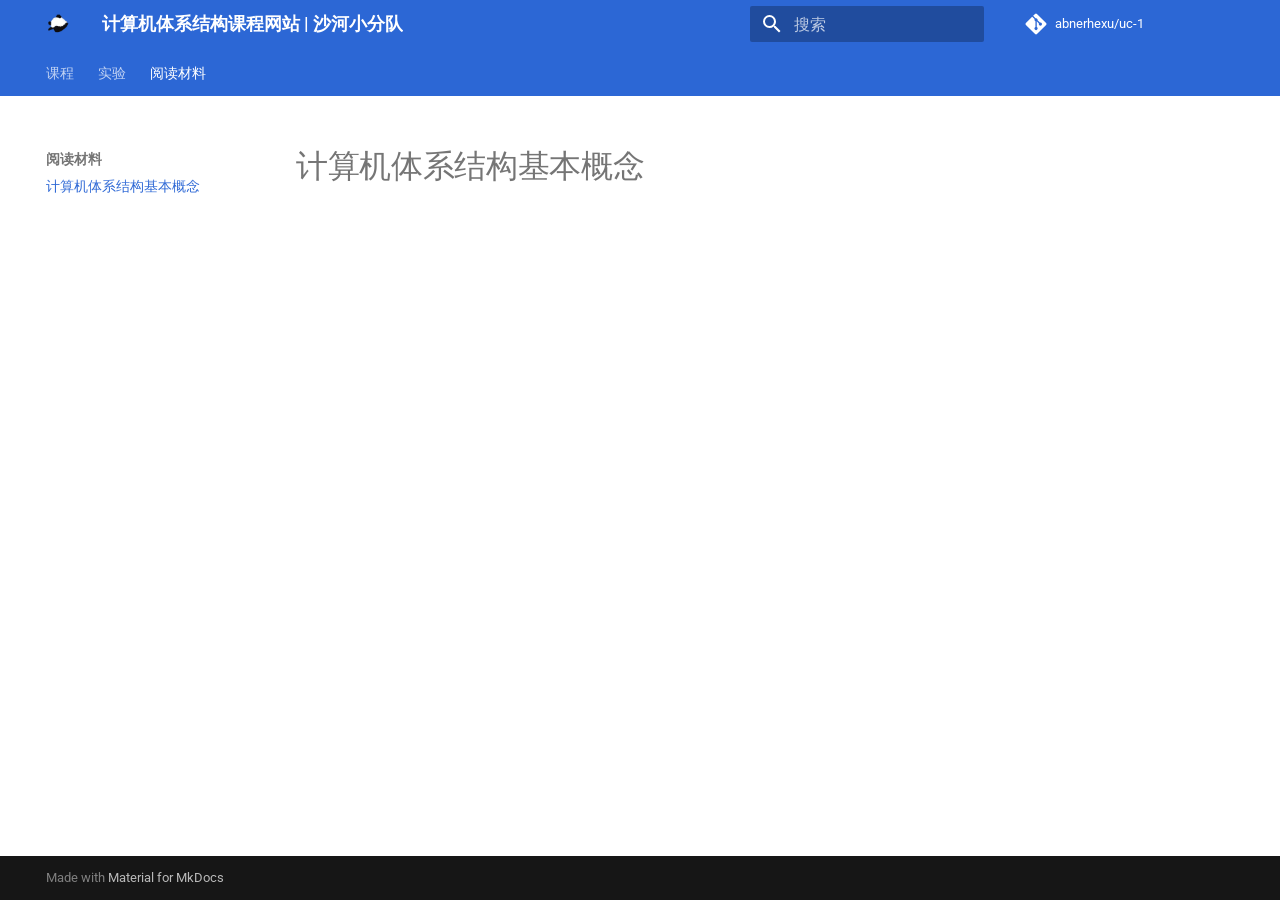
<file: site/material/mat1/index.html>
<!doctype html>
<html lang="zh" class="no-js">
  <head>
    
      <meta charset="utf-8">
      <meta name="viewport" content="width=device-width,initial-scale=1">
      
      
      
      
        <link rel="prev" href="../../labs/lab1/">
      
      
      
      <link rel="icon" href="../../assets/logo.png">
      <meta name="generator" content="mkdocs-1.5.3, mkdocs-material-9.5.6">
    
    
      
        <title>计算机体系结构基本概念 - 计算机体系结构课程网站 | 沙河小分队</title>
      
    
    
      <link rel="stylesheet" href="../../assets/stylesheets/main.50c56a3b.min.css">
      
        
        <link rel="stylesheet" href="../../assets/stylesheets/palette.06af60db.min.css">
      
      


    
    
      
    
    
      
        
        
        <link rel="preconnect" href="https://fonts.gstatic.com" crossorigin>
        <link rel="stylesheet" href="https://fonts.googleapis.com/css?family=Roboto:300,300i,400,400i,700,700i%7CRoboto+Mono:400,400i,700,700i&display=fallback">
        <style>:root{--md-text-font:"Roboto";--md-code-font:"Roboto Mono"}</style>
      
    
    
      <link rel="stylesheet" href="../../stylesheets/extra.css">
    
    <script>__md_scope=new URL("../..",location),__md_hash=e=>[...e].reduce((e,_)=>(e<<5)-e+_.charCodeAt(0),0),__md_get=(e,_=localStorage,t=__md_scope)=>JSON.parse(_.getItem(t.pathname+"."+e)),__md_set=(e,_,t=localStorage,a=__md_scope)=>{try{t.setItem(a.pathname+"."+e,JSON.stringify(_))}catch(e){}}</script>
    
      

    
    
    
  </head>
  
  
    
    
    
    
    
    <body dir="ltr" data-md-color-scheme="default" data-md-color-primary="custom" data-md-color-accent="indigo">
  
    
    <input class="md-toggle" data-md-toggle="drawer" type="checkbox" id="__drawer" autocomplete="off">
    <input class="md-toggle" data-md-toggle="search" type="checkbox" id="__search" autocomplete="off">
    <label class="md-overlay" for="__drawer"></label>
    <div data-md-component="skip">
      
    </div>
    <div data-md-component="announce">
      
    </div>
    
    
      

<header class="md-header" data-md-component="header">
  <nav class="md-header__inner md-grid" aria-label="页眉">
    <a href="https://computerarchitecture.shalicon.org" title="计算机体系结构课程网站 | 沙河小分队" class="md-header__button md-logo" aria-label="计算机体系结构课程网站 | 沙河小分队" data-md-component="logo">
      
  <img src="../../assets/logo.png" alt="logo">

    </a>
    <label class="md-header__button md-icon" for="__drawer">
      
      <svg xmlns="http://www.w3.org/2000/svg" viewBox="0 0 24 24"><path d="M3 6h18v2H3V6m0 5h18v2H3v-2m0 5h18v2H3v-2Z"/></svg>
    </label>
    <div class="md-header__title" data-md-component="header-title">
      <div class="md-header__ellipsis">
        <div class="md-header__topic">
          <span class="md-ellipsis">
            计算机体系结构课程网站 | 沙河小分队
          </span>
        </div>
        <div class="md-header__topic" data-md-component="header-topic">
          <span class="md-ellipsis">
            
              计算机体系结构基本概念
            
          </span>
        </div>
      </div>
    </div>
    
      
    
    
    
    
      <label class="md-header__button md-icon" for="__search">
        
        <svg xmlns="http://www.w3.org/2000/svg" viewBox="0 0 24 24"><path d="M9.5 3A6.5 6.5 0 0 1 16 9.5c0 1.61-.59 3.09-1.56 4.23l.27.27h.79l5 5-1.5 1.5-5-5v-.79l-.27-.27A6.516 6.516 0 0 1 9.5 16 6.5 6.5 0 0 1 3 9.5 6.5 6.5 0 0 1 9.5 3m0 2C7 5 5 7 5 9.5S7 14 9.5 14 14 12 14 9.5 12 5 9.5 5Z"/></svg>
      </label>
      <div class="md-search" data-md-component="search" role="dialog">
  <label class="md-search__overlay" for="__search"></label>
  <div class="md-search__inner" role="search">
    <form class="md-search__form" name="search">
      <input type="text" class="md-search__input" name="query" aria-label="搜索" placeholder="搜索" autocapitalize="off" autocorrect="off" autocomplete="off" spellcheck="false" data-md-component="search-query" required>
      <label class="md-search__icon md-icon" for="__search">
        
        <svg xmlns="http://www.w3.org/2000/svg" viewBox="0 0 24 24"><path d="M9.5 3A6.5 6.5 0 0 1 16 9.5c0 1.61-.59 3.09-1.56 4.23l.27.27h.79l5 5-1.5 1.5-5-5v-.79l-.27-.27A6.516 6.516 0 0 1 9.5 16 6.5 6.5 0 0 1 3 9.5 6.5 6.5 0 0 1 9.5 3m0 2C7 5 5 7 5 9.5S7 14 9.5 14 14 12 14 9.5 12 5 9.5 5Z"/></svg>
        
        <svg xmlns="http://www.w3.org/2000/svg" viewBox="0 0 24 24"><path d="M20 11v2H8l5.5 5.5-1.42 1.42L4.16 12l7.92-7.92L13.5 5.5 8 11h12Z"/></svg>
      </label>
      <nav class="md-search__options" aria-label="查找">
        
        <button type="reset" class="md-search__icon md-icon" title="清空当前内容" aria-label="清空当前内容" tabindex="-1">
          
          <svg xmlns="http://www.w3.org/2000/svg" viewBox="0 0 24 24"><path d="M19 6.41 17.59 5 12 10.59 6.41 5 5 6.41 10.59 12 5 17.59 6.41 19 12 13.41 17.59 19 19 17.59 13.41 12 19 6.41Z"/></svg>
        </button>
      </nav>
      
        <div class="md-search__suggest" data-md-component="search-suggest"></div>
      
    </form>
    <div class="md-search__output">
      <div class="md-search__scrollwrap" data-md-scrollfix>
        <div class="md-search-result" data-md-component="search-result">
          <div class="md-search-result__meta">
            正在初始化搜索引擎
          </div>
          <ol class="md-search-result__list" role="presentation"></ol>
        </div>
      </div>
    </div>
  </div>
</div>
    
    
      <div class="md-header__source">
        <a href="https://github.com/abnerhexu/uc-1" title="前往仓库" class="md-source" data-md-component="source">
  <div class="md-source__icon md-icon">
    
    <svg xmlns="http://www.w3.org/2000/svg" viewBox="0 0 448 512"><!--! Font Awesome Free 6.5.1 by @fontawesome - https://fontawesome.com License - https://fontawesome.com/license/free (Icons: CC BY 4.0, Fonts: SIL OFL 1.1, Code: MIT License) Copyright 2023 Fonticons, Inc.--><path d="M439.55 236.05 244 40.45a28.87 28.87 0 0 0-40.81 0l-40.66 40.63 51.52 51.52c27.06-9.14 52.68 16.77 43.39 43.68l49.66 49.66c34.23-11.8 61.18 31 35.47 56.69-26.49 26.49-70.21-2.87-56-37.34L240.22 199v121.85c25.3 12.54 22.26 41.85 9.08 55a34.34 34.34 0 0 1-48.55 0c-17.57-17.6-11.07-46.91 11.25-56v-123c-20.8-8.51-24.6-30.74-18.64-45L142.57 101 8.45 235.14a28.86 28.86 0 0 0 0 40.81l195.61 195.6a28.86 28.86 0 0 0 40.8 0l194.69-194.69a28.86 28.86 0 0 0 0-40.81z"/></svg>
  </div>
  <div class="md-source__repository">
    abnerhexu/uc-1
  </div>
</a>
      </div>
    
  </nav>
  
</header>
    
    <div class="md-container" data-md-component="container">
      
      
        
          
            
<nav class="md-tabs" aria-label="标签" data-md-component="tabs">
  <div class="md-grid">
    <ul class="md-tabs__list">
      
        
  
  
  
    
    
      <li class="md-tabs__item">
        <a href="../../lecs/lec1/" class="md-tabs__link">
          
  
  课程

        </a>
      </li>
    
  

      
        
  
  
  
    
    
      <li class="md-tabs__item">
        <a href="../../labs/lab1/" class="md-tabs__link">
          
  
  实验

        </a>
      </li>
    
  

      
        
  
  
    
  
  
    
    
      <li class="md-tabs__item md-tabs__item--active">
        <a href="./" class="md-tabs__link">
          
  
  阅读材料

        </a>
      </li>
    
  

      
    </ul>
  </div>
</nav>
          
        
      
      <main class="md-main" data-md-component="main">
        <div class="md-main__inner md-grid">
          
            
              
              <div class="md-sidebar md-sidebar--primary" data-md-component="sidebar" data-md-type="navigation" >
                <div class="md-sidebar__scrollwrap">
                  <div class="md-sidebar__inner">
                    


  


<nav class="md-nav md-nav--primary md-nav--lifted" aria-label="导航栏" data-md-level="0">
  <label class="md-nav__title" for="__drawer">
    <a href="https://computerarchitecture.shalicon.org" title="计算机体系结构课程网站 | 沙河小分队" class="md-nav__button md-logo" aria-label="计算机体系结构课程网站 | 沙河小分队" data-md-component="logo">
      
  <img src="../../assets/logo.png" alt="logo">

    </a>
    计算机体系结构课程网站 | 沙河小分队
  </label>
  
    <div class="md-nav__source">
      <a href="https://github.com/abnerhexu/uc-1" title="前往仓库" class="md-source" data-md-component="source">
  <div class="md-source__icon md-icon">
    
    <svg xmlns="http://www.w3.org/2000/svg" viewBox="0 0 448 512"><!--! Font Awesome Free 6.5.1 by @fontawesome - https://fontawesome.com License - https://fontawesome.com/license/free (Icons: CC BY 4.0, Fonts: SIL OFL 1.1, Code: MIT License) Copyright 2023 Fonticons, Inc.--><path d="M439.55 236.05 244 40.45a28.87 28.87 0 0 0-40.81 0l-40.66 40.63 51.52 51.52c27.06-9.14 52.68 16.77 43.39 43.68l49.66 49.66c34.23-11.8 61.18 31 35.47 56.69-26.49 26.49-70.21-2.87-56-37.34L240.22 199v121.85c25.3 12.54 22.26 41.85 9.08 55a34.34 34.34 0 0 1-48.55 0c-17.57-17.6-11.07-46.91 11.25-56v-123c-20.8-8.51-24.6-30.74-18.64-45L142.57 101 8.45 235.14a28.86 28.86 0 0 0 0 40.81l195.61 195.6a28.86 28.86 0 0 0 40.8 0l194.69-194.69a28.86 28.86 0 0 0 0-40.81z"/></svg>
  </div>
  <div class="md-source__repository">
    abnerhexu/uc-1
  </div>
</a>
    </div>
  
  <ul class="md-nav__list" data-md-scrollfix>
    
      
      
  
  
  
  
    
    
    
    
    
      
      
    
    <li class="md-nav__item md-nav__item--section md-nav__item--nested">
      
        
        
        
        <input class="md-nav__toggle md-toggle " type="checkbox" id="__nav_1" >
        
          
          <label class="md-nav__link" for="__nav_1" id="__nav_1_label" tabindex="">
            
  
  <span class="md-ellipsis">
    课程
  </span>
  

            <span class="md-nav__icon md-icon"></span>
          </label>
        
        <nav class="md-nav" data-md-level="1" aria-labelledby="__nav_1_label" aria-expanded="false">
          <label class="md-nav__title" for="__nav_1">
            <span class="md-nav__icon md-icon"></span>
            课程
          </label>
          <ul class="md-nav__list" data-md-scrollfix>
            
              
                
  
  
  
  
    <li class="md-nav__item">
      <a href="../../lecs/lec1/" class="md-nav__link">
        
  
  <span class="md-ellipsis">
    第一讲：计算机体系结构的基本概念
  </span>
  

      </a>
    </li>
  

              
            
          </ul>
        </nav>
      
    </li>
  

    
      
      
  
  
  
  
    
    
    
    
    
      
      
    
    <li class="md-nav__item md-nav__item--section md-nav__item--nested">
      
        
        
        
        <input class="md-nav__toggle md-toggle " type="checkbox" id="__nav_2" >
        
          
          <label class="md-nav__link" for="__nav_2" id="__nav_2_label" tabindex="">
            
  
  <span class="md-ellipsis">
    实验
  </span>
  

            <span class="md-nav__icon md-icon"></span>
          </label>
        
        <nav class="md-nav" data-md-level="1" aria-labelledby="__nav_2_label" aria-expanded="false">
          <label class="md-nav__title" for="__nav_2">
            <span class="md-nav__icon md-icon"></span>
            实验
          </label>
          <ul class="md-nav__list" data-md-scrollfix>
            
              
                
  
  
  
  
    <li class="md-nav__item">
      <a href="../../labs/lab1/" class="md-nav__link">
        
  
  <span class="md-ellipsis">
    实验一
  </span>
  

      </a>
    </li>
  

              
            
          </ul>
        </nav>
      
    </li>
  

    
      
      
  
  
    
  
  
  
    
    
    
    
    
      
      
    
    <li class="md-nav__item md-nav__item--active md-nav__item--section md-nav__item--nested">
      
        
        
        
        <input class="md-nav__toggle md-toggle " type="checkbox" id="__nav_3" checked>
        
          
          <label class="md-nav__link" for="__nav_3" id="__nav_3_label" tabindex="">
            
  
  <span class="md-ellipsis">
    阅读材料
  </span>
  

            <span class="md-nav__icon md-icon"></span>
          </label>
        
        <nav class="md-nav" data-md-level="1" aria-labelledby="__nav_3_label" aria-expanded="true">
          <label class="md-nav__title" for="__nav_3">
            <span class="md-nav__icon md-icon"></span>
            阅读材料
          </label>
          <ul class="md-nav__list" data-md-scrollfix>
            
              
                
  
  
    
  
  
  
    <li class="md-nav__item md-nav__item--active">
      
      <input class="md-nav__toggle md-toggle" type="checkbox" id="__toc">
      
      
      
      <a href="./" class="md-nav__link md-nav__link--active">
        
  
  <span class="md-ellipsis">
    计算机体系结构基本概念
  </span>
  

      </a>
      
    </li>
  

              
            
          </ul>
        </nav>
      
    </li>
  

    
  </ul>
</nav>
                  </div>
                </div>
              </div>
            
            
              
              <div class="md-sidebar md-sidebar--secondary" data-md-component="sidebar" data-md-type="toc" >
                <div class="md-sidebar__scrollwrap">
                  <div class="md-sidebar__inner">
                    

<nav class="md-nav md-nav--secondary" aria-label="目录">
  
  
  
  
</nav>
                  </div>
                </div>
              </div>
            
          
          
            <div class="md-content" data-md-component="content">
              <article class="md-content__inner md-typeset">
                
                  

  
  


  <h1>计算机体系结构基本概念</h1>














                
              </article>
            </div>
          
          
<script>var target=document.getElementById(location.hash.slice(1));target&&target.name&&(target.checked=target.name.startsWith("__tabbed_"))</script>
        </div>
        
      </main>
      
        <footer class="md-footer">
  
  <div class="md-footer-meta md-typeset">
    <div class="md-footer-meta__inner md-grid">
      <div class="md-copyright">
  
  
    Made with
    <a href="https://squidfunk.github.io/mkdocs-material/" target="_blank" rel="noopener">
      Material for MkDocs
    </a>
  
</div>
      
    </div>
  </div>
</footer>
      
    </div>
    <div class="md-dialog" data-md-component="dialog">
      <div class="md-dialog__inner md-typeset"></div>
    </div>
    
    
    <script id="__config" type="application/json">{"base": "../..", "features": ["navigation.tabs", "navigation.path", "search.suggest"], "search": "../../assets/javascripts/workers/search.b8dbb3d2.min.js", "translations": {"clipboard.copied": "\u5df2\u590d\u5236", "clipboard.copy": "\u590d\u5236", "search.result.more.one": "\u5728\u8be5\u9875\u4e0a\u8fd8\u6709 1 \u4e2a\u7b26\u5408\u6761\u4ef6\u7684\u7ed3\u679c", "search.result.more.other": "\u5728\u8be5\u9875\u4e0a\u8fd8\u6709 # \u4e2a\u7b26\u5408\u6761\u4ef6\u7684\u7ed3\u679c", "search.result.none": "\u6ca1\u6709\u627e\u5230\u7b26\u5408\u6761\u4ef6\u7684\u7ed3\u679c", "search.result.one": "\u627e\u5230 1 \u4e2a\u7b26\u5408\u6761\u4ef6\u7684\u7ed3\u679c", "search.result.other": "# \u4e2a\u7b26\u5408\u6761\u4ef6\u7684\u7ed3\u679c", "search.result.placeholder": "\u952e\u5165\u4ee5\u5f00\u59cb\u641c\u7d22", "search.result.term.missing": "\u7f3a\u5c11", "select.version": "\u9009\u62e9\u5f53\u524d\u7248\u672c"}}</script>
    
    
      <script src="../../assets/javascripts/bundle.e1c3ead8.min.js"></script>
      
    
  </body>
</html>
</file>
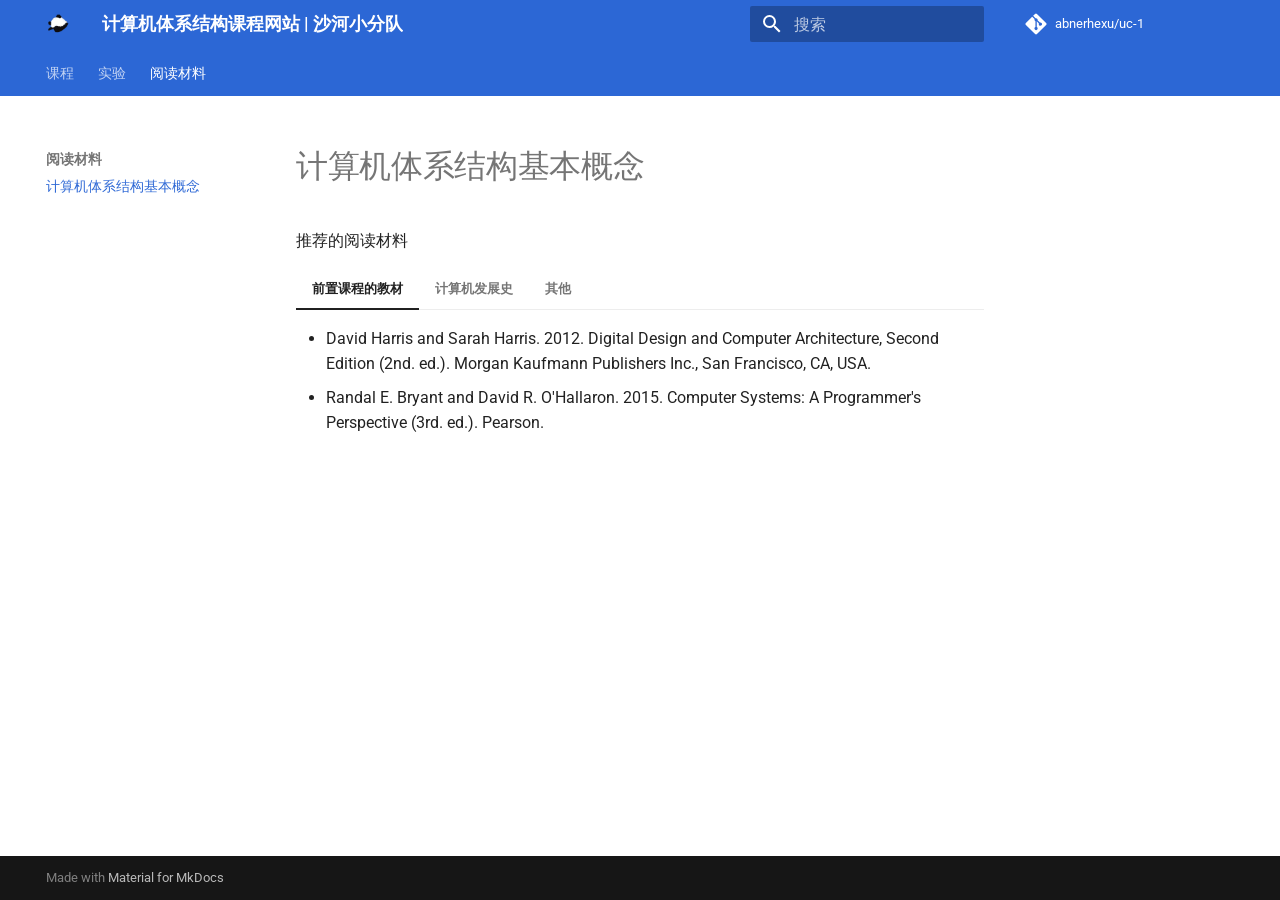
<file: site/material/reading1/index.html>
<!doctype html>
<html lang="zh" class="no-js">
  <head>
    
      <meta charset="utf-8">
      <meta name="viewport" content="width=device-width,initial-scale=1">
      
      
      
      
        <link rel="prev" href="../../labs/lab1/">
      
      
      
      <link rel="icon" href="../../assets/logo.png">
      <meta name="generator" content="mkdocs-1.5.3, mkdocs-material-9.5.6">
    
    
      
        <title>计算机体系结构基本概念 - 计算机体系结构课程网站 | 沙河小分队</title>
      
    
    
      <link rel="stylesheet" href="../../assets/stylesheets/main.50c56a3b.min.css">
      
        
        <link rel="stylesheet" href="../../assets/stylesheets/palette.06af60db.min.css">
      
      


    
    
      
    
    
      
        
        
        <link rel="preconnect" href="https://fonts.gstatic.com" crossorigin>
        <link rel="stylesheet" href="https://fonts.googleapis.com/css?family=Roboto:300,300i,400,400i,700,700i%7CRoboto+Mono:400,400i,700,700i&display=fallback">
        <style>:root{--md-text-font:"Roboto";--md-code-font:"Roboto Mono"}</style>
      
    
    
      <link rel="stylesheet" href="../../stylesheets/extra.css">
    
    <script>__md_scope=new URL("../..",location),__md_hash=e=>[...e].reduce((e,_)=>(e<<5)-e+_.charCodeAt(0),0),__md_get=(e,_=localStorage,t=__md_scope)=>JSON.parse(_.getItem(t.pathname+"."+e)),__md_set=(e,_,t=localStorage,a=__md_scope)=>{try{t.setItem(a.pathname+"."+e,JSON.stringify(_))}catch(e){}}</script>
    
      

    
    
    
  </head>
  
  
    
    
    
    
    
    <body dir="ltr" data-md-color-scheme="default" data-md-color-primary="custom" data-md-color-accent="indigo">
  
    
    <input class="md-toggle" data-md-toggle="drawer" type="checkbox" id="__drawer" autocomplete="off">
    <input class="md-toggle" data-md-toggle="search" type="checkbox" id="__search" autocomplete="off">
    <label class="md-overlay" for="__drawer"></label>
    <div data-md-component="skip">
      
    </div>
    <div data-md-component="announce">
      
    </div>
    
    
      

<header class="md-header" data-md-component="header">
  <nav class="md-header__inner md-grid" aria-label="页眉">
    <a href="https://computerarchitecture.shalicon.org" title="计算机体系结构课程网站 | 沙河小分队" class="md-header__button md-logo" aria-label="计算机体系结构课程网站 | 沙河小分队" data-md-component="logo">
      
  <img src="../../assets/logo.png" alt="logo">

    </a>
    <label class="md-header__button md-icon" for="__drawer">
      
      <svg xmlns="http://www.w3.org/2000/svg" viewBox="0 0 24 24"><path d="M3 6h18v2H3V6m0 5h18v2H3v-2m0 5h18v2H3v-2Z"/></svg>
    </label>
    <div class="md-header__title" data-md-component="header-title">
      <div class="md-header__ellipsis">
        <div class="md-header__topic">
          <span class="md-ellipsis">
            计算机体系结构课程网站 | 沙河小分队
          </span>
        </div>
        <div class="md-header__topic" data-md-component="header-topic">
          <span class="md-ellipsis">
            
              计算机体系结构基本概念
            
          </span>
        </div>
      </div>
    </div>
    
      
    
    
    
    
      <label class="md-header__button md-icon" for="__search">
        
        <svg xmlns="http://www.w3.org/2000/svg" viewBox="0 0 24 24"><path d="M9.5 3A6.5 6.5 0 0 1 16 9.5c0 1.61-.59 3.09-1.56 4.23l.27.27h.79l5 5-1.5 1.5-5-5v-.79l-.27-.27A6.516 6.516 0 0 1 9.5 16 6.5 6.5 0 0 1 3 9.5 6.5 6.5 0 0 1 9.5 3m0 2C7 5 5 7 5 9.5S7 14 9.5 14 14 12 14 9.5 12 5 9.5 5Z"/></svg>
      </label>
      <div class="md-search" data-md-component="search" role="dialog">
  <label class="md-search__overlay" for="__search"></label>
  <div class="md-search__inner" role="search">
    <form class="md-search__form" name="search">
      <input type="text" class="md-search__input" name="query" aria-label="搜索" placeholder="搜索" autocapitalize="off" autocorrect="off" autocomplete="off" spellcheck="false" data-md-component="search-query" required>
      <label class="md-search__icon md-icon" for="__search">
        
        <svg xmlns="http://www.w3.org/2000/svg" viewBox="0 0 24 24"><path d="M9.5 3A6.5 6.5 0 0 1 16 9.5c0 1.61-.59 3.09-1.56 4.23l.27.27h.79l5 5-1.5 1.5-5-5v-.79l-.27-.27A6.516 6.516 0 0 1 9.5 16 6.5 6.5 0 0 1 3 9.5 6.5 6.5 0 0 1 9.5 3m0 2C7 5 5 7 5 9.5S7 14 9.5 14 14 12 14 9.5 12 5 9.5 5Z"/></svg>
        
        <svg xmlns="http://www.w3.org/2000/svg" viewBox="0 0 24 24"><path d="M20 11v2H8l5.5 5.5-1.42 1.42L4.16 12l7.92-7.92L13.5 5.5 8 11h12Z"/></svg>
      </label>
      <nav class="md-search__options" aria-label="查找">
        
        <button type="reset" class="md-search__icon md-icon" title="清空当前内容" aria-label="清空当前内容" tabindex="-1">
          
          <svg xmlns="http://www.w3.org/2000/svg" viewBox="0 0 24 24"><path d="M19 6.41 17.59 5 12 10.59 6.41 5 5 6.41 10.59 12 5 17.59 6.41 19 12 13.41 17.59 19 19 17.59 13.41 12 19 6.41Z"/></svg>
        </button>
      </nav>
      
        <div class="md-search__suggest" data-md-component="search-suggest"></div>
      
    </form>
    <div class="md-search__output">
      <div class="md-search__scrollwrap" data-md-scrollfix>
        <div class="md-search-result" data-md-component="search-result">
          <div class="md-search-result__meta">
            正在初始化搜索引擎
          </div>
          <ol class="md-search-result__list" role="presentation"></ol>
        </div>
      </div>
    </div>
  </div>
</div>
    
    
      <div class="md-header__source">
        <a href="https://github.com/abnerhexu/uc-1" title="前往仓库" class="md-source" data-md-component="source">
  <div class="md-source__icon md-icon">
    
    <svg xmlns="http://www.w3.org/2000/svg" viewBox="0 0 448 512"><!--! Font Awesome Free 6.5.1 by @fontawesome - https://fontawesome.com License - https://fontawesome.com/license/free (Icons: CC BY 4.0, Fonts: SIL OFL 1.1, Code: MIT License) Copyright 2023 Fonticons, Inc.--><path d="M439.55 236.05 244 40.45a28.87 28.87 0 0 0-40.81 0l-40.66 40.63 51.52 51.52c27.06-9.14 52.68 16.77 43.39 43.68l49.66 49.66c34.23-11.8 61.18 31 35.47 56.69-26.49 26.49-70.21-2.87-56-37.34L240.22 199v121.85c25.3 12.54 22.26 41.85 9.08 55a34.34 34.34 0 0 1-48.55 0c-17.57-17.6-11.07-46.91 11.25-56v-123c-20.8-8.51-24.6-30.74-18.64-45L142.57 101 8.45 235.14a28.86 28.86 0 0 0 0 40.81l195.61 195.6a28.86 28.86 0 0 0 40.8 0l194.69-194.69a28.86 28.86 0 0 0 0-40.81z"/></svg>
  </div>
  <div class="md-source__repository">
    abnerhexu/uc-1
  </div>
</a>
      </div>
    
  </nav>
  
</header>
    
    <div class="md-container" data-md-component="container">
      
      
        
          
            
<nav class="md-tabs" aria-label="标签" data-md-component="tabs">
  <div class="md-grid">
    <ul class="md-tabs__list">
      
        
  
  
  
    
    
      <li class="md-tabs__item">
        <a href="../../lecs/lec1/" class="md-tabs__link">
          
  
  课程

        </a>
      </li>
    
  

      
        
  
  
  
    
    
      <li class="md-tabs__item">
        <a href="../../labs/lab1/" class="md-tabs__link">
          
  
  实验

        </a>
      </li>
    
  

      
        
  
  
    
  
  
    
    
      <li class="md-tabs__item md-tabs__item--active">
        <a href="./" class="md-tabs__link">
          
  
  阅读材料

        </a>
      </li>
    
  

      
    </ul>
  </div>
</nav>
          
        
      
      <main class="md-main" data-md-component="main">
        <div class="md-main__inner md-grid">
          
            
              
              <div class="md-sidebar md-sidebar--primary" data-md-component="sidebar" data-md-type="navigation" >
                <div class="md-sidebar__scrollwrap">
                  <div class="md-sidebar__inner">
                    


  


<nav class="md-nav md-nav--primary md-nav--lifted" aria-label="导航栏" data-md-level="0">
  <label class="md-nav__title" for="__drawer">
    <a href="https://computerarchitecture.shalicon.org" title="计算机体系结构课程网站 | 沙河小分队" class="md-nav__button md-logo" aria-label="计算机体系结构课程网站 | 沙河小分队" data-md-component="logo">
      
  <img src="../../assets/logo.png" alt="logo">

    </a>
    计算机体系结构课程网站 | 沙河小分队
  </label>
  
    <div class="md-nav__source">
      <a href="https://github.com/abnerhexu/uc-1" title="前往仓库" class="md-source" data-md-component="source">
  <div class="md-source__icon md-icon">
    
    <svg xmlns="http://www.w3.org/2000/svg" viewBox="0 0 448 512"><!--! Font Awesome Free 6.5.1 by @fontawesome - https://fontawesome.com License - https://fontawesome.com/license/free (Icons: CC BY 4.0, Fonts: SIL OFL 1.1, Code: MIT License) Copyright 2023 Fonticons, Inc.--><path d="M439.55 236.05 244 40.45a28.87 28.87 0 0 0-40.81 0l-40.66 40.63 51.52 51.52c27.06-9.14 52.68 16.77 43.39 43.68l49.66 49.66c34.23-11.8 61.18 31 35.47 56.69-26.49 26.49-70.21-2.87-56-37.34L240.22 199v121.85c25.3 12.54 22.26 41.85 9.08 55a34.34 34.34 0 0 1-48.55 0c-17.57-17.6-11.07-46.91 11.25-56v-123c-20.8-8.51-24.6-30.74-18.64-45L142.57 101 8.45 235.14a28.86 28.86 0 0 0 0 40.81l195.61 195.6a28.86 28.86 0 0 0 40.8 0l194.69-194.69a28.86 28.86 0 0 0 0-40.81z"/></svg>
  </div>
  <div class="md-source__repository">
    abnerhexu/uc-1
  </div>
</a>
    </div>
  
  <ul class="md-nav__list" data-md-scrollfix>
    
      
      
  
  
  
  
    
    
    
    
    
      
      
    
    <li class="md-nav__item md-nav__item--section md-nav__item--nested">
      
        
        
        
        <input class="md-nav__toggle md-toggle " type="checkbox" id="__nav_1" >
        
          
          <label class="md-nav__link" for="__nav_1" id="__nav_1_label" tabindex="">
            
  
  <span class="md-ellipsis">
    课程
  </span>
  

            <span class="md-nav__icon md-icon"></span>
          </label>
        
        <nav class="md-nav" data-md-level="1" aria-labelledby="__nav_1_label" aria-expanded="false">
          <label class="md-nav__title" for="__nav_1">
            <span class="md-nav__icon md-icon"></span>
            课程
          </label>
          <ul class="md-nav__list" data-md-scrollfix>
            
              
                
  
  
  
  
    <li class="md-nav__item">
      <a href="../../lecs/lec1/" class="md-nav__link">
        
  
  <span class="md-ellipsis">
    第一讲：计算机体系结构的基本概念
  </span>
  

      </a>
    </li>
  

              
            
          </ul>
        </nav>
      
    </li>
  

    
      
      
  
  
  
  
    
    
    
    
    
      
      
    
    <li class="md-nav__item md-nav__item--section md-nav__item--nested">
      
        
        
        
        <input class="md-nav__toggle md-toggle " type="checkbox" id="__nav_2" >
        
          
          <label class="md-nav__link" for="__nav_2" id="__nav_2_label" tabindex="">
            
  
  <span class="md-ellipsis">
    实验
  </span>
  

            <span class="md-nav__icon md-icon"></span>
          </label>
        
        <nav class="md-nav" data-md-level="1" aria-labelledby="__nav_2_label" aria-expanded="false">
          <label class="md-nav__title" for="__nav_2">
            <span class="md-nav__icon md-icon"></span>
            实验
          </label>
          <ul class="md-nav__list" data-md-scrollfix>
            
              
                
  
  
  
  
    <li class="md-nav__item">
      <a href="../../labs/lab1/" class="md-nav__link">
        
  
  <span class="md-ellipsis">
    实验一
  </span>
  

      </a>
    </li>
  

              
            
          </ul>
        </nav>
      
    </li>
  

    
      
      
  
  
    
  
  
  
    
    
    
    
    
      
      
    
    <li class="md-nav__item md-nav__item--active md-nav__item--section md-nav__item--nested">
      
        
        
        
        <input class="md-nav__toggle md-toggle " type="checkbox" id="__nav_3" checked>
        
          
          <label class="md-nav__link" for="__nav_3" id="__nav_3_label" tabindex="">
            
  
  <span class="md-ellipsis">
    阅读材料
  </span>
  

            <span class="md-nav__icon md-icon"></span>
          </label>
        
        <nav class="md-nav" data-md-level="1" aria-labelledby="__nav_3_label" aria-expanded="true">
          <label class="md-nav__title" for="__nav_3">
            <span class="md-nav__icon md-icon"></span>
            阅读材料
          </label>
          <ul class="md-nav__list" data-md-scrollfix>
            
              
                
  
  
    
  
  
  
    <li class="md-nav__item md-nav__item--active">
      
      <input class="md-nav__toggle md-toggle" type="checkbox" id="__toc">
      
      
      
      <a href="./" class="md-nav__link md-nav__link--active">
        
  
  <span class="md-ellipsis">
    计算机体系结构基本概念
  </span>
  

      </a>
      
    </li>
  

              
            
          </ul>
        </nav>
      
    </li>
  

    
  </ul>
</nav>
                  </div>
                </div>
              </div>
            
            
              
              <div class="md-sidebar md-sidebar--secondary" data-md-component="sidebar" data-md-type="toc" >
                <div class="md-sidebar__scrollwrap">
                  <div class="md-sidebar__inner">
                    

<nav class="md-nav md-nav--secondary" aria-label="目录">
  
  
  
  
</nav>
                  </div>
                </div>
              </div>
            
          
          
            <div class="md-content" data-md-component="content">
              <article class="md-content__inner md-typeset">
                
                  

  
  


  <h1>计算机体系结构基本概念</h1>

<p>推荐的阅读材料</p>
<div class="tabbed-set tabbed-alternate" data-tabs="1:3"><input checked="checked" id="__tabbed_1_1" name="__tabbed_1" type="radio" /><input id="__tabbed_1_2" name="__tabbed_1" type="radio" /><input id="__tabbed_1_3" name="__tabbed_1" type="radio" /><div class="tabbed-labels"><label for="__tabbed_1_1">前置课程的教材</label><label for="__tabbed_1_2">计算机发展史</label><label for="__tabbed_1_3">其他</label></div>
<div class="tabbed-content">
<div class="tabbed-block">
<ul>
<li>David Harris and Sarah Harris. 2012. Digital Design and Computer Architecture, Second Edition (2nd. ed.). Morgan Kaufmann Publishers Inc., San Francisco, CA, USA.</li>
<li>Randal E. Bryant and David R. O'Hallaron. 2015. Computer Systems: A Programmer's Perspective (3rd. ed.). Pearson.</li>
</ul>
</div>
<div class="tabbed-block">
<ul>
<li>胡守仁. 2004. 计算机技术发展史(一)-早期的计算机器及电子管计算机. 国防科技大学出版社. 长沙.</li>
<li>胡守仁. 2006. 计算机技术发展史(二)-晶体管.集成电路计算机. 国防科技大学出版社. 长沙.</li>
<li>Michael Swaine and Paul Freiberger. 2014. Fire in the Valley: The Birth and Death of the Personal Computer (3rd. ed.). Pragmatic Bookshelf.</li>
</ul>
</div>
<div class="tabbed-block">
<ul>
<li><a href="https://www.cs.virginia.edu/~robins/YouAndYourResearch.html">R.W. Hamming, "You and Your Research," Transcription of the Bell Communications Research Colloquium Seminar, 1986.</a></li>
<li><a href="https://people.eecs.berkeley.edu/~pattrsn/talks/BadCareer.pdf">How to Have a Bad Career How to Have a Bad Career in Research/Academia</a></li>
</ul>
</div>
</div>
</div>












                
              </article>
            </div>
          
          
  <script>var tabs=__md_get("__tabs");if(Array.isArray(tabs))e:for(var set of document.querySelectorAll(".tabbed-set")){var tab,labels=set.querySelector(".tabbed-labels");for(tab of tabs)for(var label of labels.getElementsByTagName("label"))if(label.innerText.trim()===tab){var input=document.getElementById(label.htmlFor);input.checked=!0;continue e}}</script>

<script>var target=document.getElementById(location.hash.slice(1));target&&target.name&&(target.checked=target.name.startsWith("__tabbed_"))</script>
        </div>
        
      </main>
      
        <footer class="md-footer">
  
  <div class="md-footer-meta md-typeset">
    <div class="md-footer-meta__inner md-grid">
      <div class="md-copyright">
  
  
    Made with
    <a href="https://squidfunk.github.io/mkdocs-material/" target="_blank" rel="noopener">
      Material for MkDocs
    </a>
  
</div>
      
    </div>
  </div>
</footer>
      
    </div>
    <div class="md-dialog" data-md-component="dialog">
      <div class="md-dialog__inner md-typeset"></div>
    </div>
    
    
    <script id="__config" type="application/json">{"base": "../..", "features": ["navigation.tabs", "navigation.path", "search.suggest", "content.tabs.link"], "search": "../../assets/javascripts/workers/search.b8dbb3d2.min.js", "translations": {"clipboard.copied": "\u5df2\u590d\u5236", "clipboard.copy": "\u590d\u5236", "search.result.more.one": "\u5728\u8be5\u9875\u4e0a\u8fd8\u6709 1 \u4e2a\u7b26\u5408\u6761\u4ef6\u7684\u7ed3\u679c", "search.result.more.other": "\u5728\u8be5\u9875\u4e0a\u8fd8\u6709 # \u4e2a\u7b26\u5408\u6761\u4ef6\u7684\u7ed3\u679c", "search.result.none": "\u6ca1\u6709\u627e\u5230\u7b26\u5408\u6761\u4ef6\u7684\u7ed3\u679c", "search.result.one": "\u627e\u5230 1 \u4e2a\u7b26\u5408\u6761\u4ef6\u7684\u7ed3\u679c", "search.result.other": "# \u4e2a\u7b26\u5408\u6761\u4ef6\u7684\u7ed3\u679c", "search.result.placeholder": "\u952e\u5165\u4ee5\u5f00\u59cb\u641c\u7d22", "search.result.term.missing": "\u7f3a\u5c11", "select.version": "\u9009\u62e9\u5f53\u524d\u7248\u672c"}}</script>
    
    
      <script src="../../assets/javascripts/bundle.e1c3ead8.min.js"></script>
      
    
  </body>
</html>
</file>
<file: site/stylesheets/extra.css>
:root {
    --md-primary-fg-color:        #2C67D5;
    --md-primary-fg-color--light: #90CAF9;
    --md-primary-fg-color--dark:  #0D47A1;
  }
</file>
<file: site/assets/stylesheets/main.50c56a3b.min.css>
@charset "UTF-8";html{-webkit-text-size-adjust:none;-moz-text-size-adjust:none;text-size-adjust:none;box-sizing:border-box}*,:after,:before{box-sizing:inherit}@media (prefers-reduced-motion){*,:after,:before{transition:none!important}}body{margin:0}a,button,input,label{-webkit-tap-highlight-color:transparent}a{color:inherit;text-decoration:none}hr{border:0;box-sizing:initial;display:block;height:.05rem;overflow:visible;padding:0}small{font-size:80%}sub,sup{line-height:1em}img{border-style:none}table{border-collapse:initial;border-spacing:0}td,th{font-weight:400;vertical-align:top}button{background:#0000;border:0;font-family:inherit;font-size:inherit;margin:0;padding:0}input{border:0;outline:none}:root{--md-primary-fg-color:#4051b5;--md-primary-fg-color--light:#5d6cc0;--md-primary-fg-color--dark:#303fa1;--md-primary-bg-color:#fff;--md-primary-bg-color--light:#ffffffb3;--md-accent-fg-color:#526cfe;--md-accent-fg-color--transparent:#526cfe1a;--md-accent-bg-color:#fff;--md-accent-bg-color--light:#ffffffb3}[data-md-color-scheme=default]{color-scheme:light}[data-md-color-scheme=default] img[src$="#gh-dark-mode-only"],[data-md-color-scheme=default] img[src$="#only-dark"]{display:none}:root,[data-md-color-scheme=default]{--md-hue:225deg;--md-default-fg-color:#000000de;--md-default-fg-color--light:#0000008a;--md-default-fg-color--lighter:#00000052;--md-default-fg-color--lightest:#00000012;--md-default-bg-color:#fff;--md-default-bg-color--light:#ffffffb3;--md-default-bg-color--lighter:#ffffff4d;--md-default-bg-color--lightest:#ffffff1f;--md-code-fg-color:#36464e;--md-code-bg-color:#f5f5f5;--md-code-hl-color:#4287ff;--md-code-hl-color--light:#4287ff1a;--md-code-hl-number-color:#d52a2a;--md-code-hl-special-color:#db1457;--md-code-hl-function-color:#a846b9;--md-code-hl-constant-color:#6e59d9;--md-code-hl-keyword-color:#3f6ec6;--md-code-hl-string-color:#1c7d4d;--md-code-hl-name-color:var(--md-code-fg-color);--md-code-hl-operator-color:var(--md-default-fg-color--light);--md-code-hl-punctuation-color:var(--md-default-fg-color--light);--md-code-hl-comment-color:var(--md-default-fg-color--light);--md-code-hl-generic-color:var(--md-default-fg-color--light);--md-code-hl-variable-color:var(--md-default-fg-color--light);--md-typeset-color:var(--md-default-fg-color);--md-typeset-a-color:var(--md-primary-fg-color);--md-typeset-del-color:#f5503d26;--md-typeset-ins-color:#0bd57026;--md-typeset-kbd-color:#fafafa;--md-typeset-kbd-accent-color:#fff;--md-typeset-kbd-border-color:#b8b8b8;--md-typeset-mark-color:#ffff0080;--md-typeset-table-color:#0000001f;--md-typeset-table-color--light:rgba(0,0,0,.035);--md-admonition-fg-color:var(--md-default-fg-color);--md-admonition-bg-color:var(--md-default-bg-color);--md-warning-fg-color:#000000de;--md-warning-bg-color:#ff9;--md-footer-fg-color:#fff;--md-footer-fg-color--light:#ffffffb3;--md-footer-fg-color--lighter:#ffffff73;--md-footer-bg-color:#000000de;--md-footer-bg-color--dark:#00000052;--md-shadow-z1:0 0.2rem 0.5rem #0000000d,0 0 0.05rem #0000001a;--md-shadow-z2:0 0.2rem 0.5rem #0000001a,0 0 0.05rem #00000040;--md-shadow-z3:0 0.2rem 0.5rem #0003,0 0 0.05rem #00000059}.md-icon svg{fill:currentcolor;display:block;height:1.2rem;width:1.2rem}body{-webkit-font-smoothing:antialiased;-moz-osx-font-smoothing:grayscale;--md-text-font-family:var(--md-text-font,_),-apple-system,BlinkMacSystemFont,Helvetica,Arial,sans-serif;--md-code-font-family:var(--md-code-font,_),SFMono-Regular,Consolas,Menlo,monospace}aside,body,input{font-feature-settings:"kern","liga";color:var(--md-typeset-color);font-family:var(--md-text-font-family)}code,kbd,pre{font-feature-settings:"kern";font-family:var(--md-code-font-family)}:root{--md-typeset-table-sort-icon:url('data:image/svg+xml;charset=utf-8,<svg xmlns="http://www.w3.org/2000/svg" viewBox="0 0 24 24"><path d="m18 21-4-4h3V7h-3l4-4 4 4h-3v10h3M2 19v-2h10v2M2 13v-2h7v2M2 7V5h4v2H2Z"/></svg>');--md-typeset-table-sort-icon--asc:url('data:image/svg+xml;charset=utf-8,<svg xmlns="http://www.w3.org/2000/svg" viewBox="0 0 24 24"><path d="M19 17h3l-4 4-4-4h3V3h2M2 17h10v2H2M6 5v2H2V5m0 6h7v2H2v-2Z"/></svg>');--md-typeset-table-sort-icon--desc:url('data:image/svg+xml;charset=utf-8,<svg xmlns="http://www.w3.org/2000/svg" viewBox="0 0 24 24"><path d="M19 7h3l-4-4-4 4h3v14h2M2 17h10v2H2M6 5v2H2V5m0 6h7v2H2v-2Z"/></svg>')}.md-typeset{-webkit-print-color-adjust:exact;color-adjust:exact;font-size:.8rem;line-height:1.6}@media print{.md-typeset{font-size:.68rem}}.md-typeset blockquote,.md-typeset dl,.md-typeset figure,.md-typeset ol,.md-typeset pre,.md-typeset ul{margin-bottom:1em;margin-top:1em}.md-typeset h1{color:var(--md-default-fg-color--light);font-size:2em;line-height:1.3;margin:0 0 1.25em}.md-typeset h1,.md-typeset h2{font-weight:300;letter-spacing:-.01em}.md-typeset h2{font-size:1.5625em;line-height:1.4;margin:1.6em 0 .64em}.md-typeset h3{font-size:1.25em;font-weight:400;letter-spacing:-.01em;line-height:1.5;margin:1.6em 0 .8em}.md-typeset h2+h3{margin-top:.8em}.md-typeset h4{font-weight:700;letter-spacing:-.01em;margin:1em 0}.md-typeset h5,.md-typeset h6{color:var(--md-default-fg-color--light);font-size:.8em;font-weight:700;letter-spacing:-.01em;margin:1.25em 0}.md-typeset h5{text-transform:uppercase}.md-typeset hr{border-bottom:.05rem solid var(--md-default-fg-color--lightest);display:flow-root;margin:1.5em 0}.md-typeset a{color:var(--md-typeset-a-color);word-break:break-word}.md-typeset a,.md-typeset a:before{transition:color 125ms}.md-typeset a:focus,.md-typeset a:hover{color:var(--md-accent-fg-color)}.md-typeset a:focus code,.md-typeset a:hover code{background-color:var(--md-accent-fg-color--transparent)}.md-typeset a code{color:currentcolor;transition:background-color 125ms}.md-typeset a.focus-visible{outline-color:var(--md-accent-fg-color);outline-offset:.2rem}.md-typeset code,.md-typeset kbd,.md-typeset pre{color:var(--md-code-fg-color);direction:ltr;font-variant-ligatures:none}@media print{.md-typeset code,.md-typeset kbd,.md-typeset pre{white-space:pre-wrap}}.md-typeset code{background-color:var(--md-code-bg-color);border-radius:.1rem;-webkit-box-decoration-break:clone;box-decoration-break:clone;font-size:.85em;padding:0 .2941176471em;word-break:break-word}.md-typeset code:not(.focus-visible){-webkit-tap-highlight-color:transparent;outline:none}.md-typeset pre{display:flow-root;line-height:1.4;position:relative}.md-typeset pre>code{-webkit-box-decoration-break:slice;box-decoration-break:slice;box-shadow:none;display:block;margin:0;outline-color:var(--md-accent-fg-color);overflow:auto;padding:.7720588235em 1.1764705882em;scrollbar-color:var(--md-default-fg-color--lighter) #0000;scrollbar-width:thin;touch-action:auto;word-break:normal}.md-typeset pre>code:hover{scrollbar-color:var(--md-accent-fg-color) #0000}.md-typeset pre>code::-webkit-scrollbar{height:.2rem;width:.2rem}.md-typeset pre>code::-webkit-scrollbar-thumb{background-color:var(--md-default-fg-color--lighter)}.md-typeset pre>code::-webkit-scrollbar-thumb:hover{background-color:var(--md-accent-fg-color)}.md-typeset kbd{background-color:var(--md-typeset-kbd-color);border-radius:.1rem;box-shadow:0 .1rem 0 .05rem var(--md-typeset-kbd-border-color),0 .1rem 0 var(--md-typeset-kbd-border-color),0 -.1rem .2rem var(--md-typeset-kbd-accent-color) inset;color:var(--md-default-fg-color);display:inline-block;font-size:.75em;padding:0 .6666666667em;vertical-align:text-top;word-break:break-word}.md-typeset mark{background-color:var(--md-typeset-mark-color);-webkit-box-decoration-break:clone;box-decoration-break:clone;color:inherit;word-break:break-word}.md-typeset abbr{border-bottom:.05rem dotted var(--md-default-fg-color--light);cursor:help;text-decoration:none}.md-typeset small{opacity:.75}[dir=ltr] .md-typeset sub,[dir=ltr] .md-typeset sup{margin-left:.078125em}[dir=rtl] .md-typeset sub,[dir=rtl] .md-typeset sup{margin-right:.078125em}[dir=ltr] .md-typeset blockquote{padding-left:.6rem}[dir=rtl] .md-typeset blockquote{padding-right:.6rem}[dir=ltr] .md-typeset blockquote{border-left:.2rem solid var(--md-default-fg-color--lighter)}[dir=rtl] .md-typeset blockquote{border-right:.2rem solid var(--md-default-fg-color--lighter)}.md-typeset blockquote{color:var(--md-default-fg-color--light);margin-left:0;margin-right:0}.md-typeset ul{list-style-type:disc}[dir=ltr] .md-typeset ol,[dir=ltr] .md-typeset ul{margin-left:.625em}[dir=rtl] .md-typeset ol,[dir=rtl] .md-typeset ul{margin-right:.625em}.md-typeset ol,.md-typeset ul{padding:0}.md-typeset ol:not([hidden]),.md-typeset ul:not([hidden]){display:flow-root}.md-typeset ol ol,.md-typeset ul ol{list-style-type:lower-alpha}.md-typeset ol ol ol,.md-typeset ul ol ol{list-style-type:lower-roman}[dir=ltr] .md-typeset ol li,[dir=ltr] .md-typeset ul li{margin-left:1.25em}[dir=rtl] .md-typeset ol li,[dir=rtl] .md-typeset ul li{margin-right:1.25em}.md-typeset ol li,.md-typeset ul li{margin-bottom:.5em}.md-typeset ol li blockquote,.md-typeset ol li p,.md-typeset ul li blockquote,.md-typeset ul li p{margin:.5em 0}.md-typeset ol li:last-child,.md-typeset ul li:last-child{margin-bottom:0}[dir=ltr] .md-typeset ol li ol,[dir=ltr] .md-typeset ol li ul,[dir=ltr] .md-typeset ul li ol,[dir=ltr] .md-typeset ul li ul{margin-left:.625em}[dir=rtl] .md-typeset ol li ol,[dir=rtl] .md-typeset ol li ul,[dir=rtl] .md-typeset ul li ol,[dir=rtl] .md-typeset ul li ul{margin-right:.625em}.md-typeset ol li ol,.md-typeset ol li ul,.md-typeset ul li ol,.md-typeset ul li ul{margin-bottom:.5em;margin-top:.5em}[dir=ltr] .md-typeset dd{margin-left:1.875em}[dir=rtl] .md-typeset dd{margin-right:1.875em}.md-typeset dd{margin-bottom:1.5em;margin-top:1em}.md-typeset img,.md-typeset svg,.md-typeset video{height:auto;max-width:100%}.md-typeset img[align=left]{margin:1em 1em 1em 0}.md-typeset img[align=right]{margin:1em 0 1em 1em}.md-typeset img[align]:only-child{margin-top:0}.md-typeset figure{display:flow-root;margin:1em auto;max-width:100%;text-align:center;width:-webkit-fit-content;width:-moz-fit-content;width:fit-content}.md-typeset figure img{display:block}.md-typeset figcaption{font-style:italic;margin:1em auto;max-width:24rem}.md-typeset iframe{max-width:100%}.md-typeset table:not([class]){background-color:var(--md-default-bg-color);border:.05rem solid var(--md-typeset-table-color);border-radius:.1rem;display:inline-block;font-size:.64rem;max-width:100%;overflow:auto;touch-action:auto}@media print{.md-typeset table:not([class]){display:table}}.md-typeset table:not([class])+*{margin-top:1.5em}.md-typeset table:not([class]) td>:first-child,.md-typeset table:not([class]) th>:first-child{margin-top:0}.md-typeset table:not([class]) td>:last-child,.md-typeset table:not([class]) th>:last-child{margin-bottom:0}.md-typeset table:not([class]) td:not([align]),.md-typeset table:not([class]) th:not([align]){text-align:left}[dir=rtl] .md-typeset table:not([class]) td:not([align]),[dir=rtl] .md-typeset table:not([class]) th:not([align]){text-align:right}.md-typeset table:not([class]) th{font-weight:700;min-width:5rem;padding:.9375em 1.25em;vertical-align:top}.md-typeset table:not([class]) td{border-top:.05rem solid var(--md-typeset-table-color);padding:.9375em 1.25em;vertical-align:top}.md-typeset table:not([class]) tbody tr{transition:background-color 125ms}.md-typeset table:not([class]) tbody tr:hover{background-color:var(--md-typeset-table-color--light);box-shadow:0 .05rem 0 var(--md-default-bg-color) inset}.md-typeset table:not([class]) a{word-break:normal}.md-typeset table th[role=columnheader]{cursor:pointer}[dir=ltr] .md-typeset table th[role=columnheader]:after{margin-left:.5em}[dir=rtl] .md-typeset table th[role=columnheader]:after{margin-right:.5em}.md-typeset table th[role=columnheader]:after{content:"";display:inline-block;height:1.2em;-webkit-mask-image:var(--md-typeset-table-sort-icon);mask-image:var(--md-typeset-table-sort-icon);-webkit-mask-repeat:no-repeat;mask-repeat:no-repeat;-webkit-mask-size:contain;mask-size:contain;transition:background-color 125ms;vertical-align:text-bottom;width:1.2em}.md-typeset table th[role=columnheader]:hover:after{background-color:var(--md-default-fg-color--lighter)}.md-typeset table th[role=columnheader][aria-sort=ascending]:after{background-color:var(--md-default-fg-color--light);-webkit-mask-image:var(--md-typeset-table-sort-icon--asc);mask-image:var(--md-typeset-table-sort-icon--asc)}.md-typeset table th[role=columnheader][aria-sort=descending]:after{background-color:var(--md-default-fg-color--light);-webkit-mask-image:var(--md-typeset-table-sort-icon--desc);mask-image:var(--md-typeset-table-sort-icon--desc)}.md-typeset__scrollwrap{margin:1em -.8rem;overflow-x:auto;touch-action:auto}.md-typeset__table{display:inline-block;margin-bottom:.5em;padding:0 .8rem}@media print{.md-typeset__table{display:block}}html .md-typeset__table table{display:table;margin:0;overflow:hidden;width:100%}@media screen and (max-width:44.984375em){.md-content__inner>pre{margin:1em -.8rem}.md-content__inner>pre code{border-radius:0}}.md-typeset .md-author{border-radius:100%;display:block;flex-shrink:0;height:1.6rem;overflow:hidden;position:relative;transition:color 125ms,transform 125ms;width:1.6rem}.md-typeset .md-author img{display:block}.md-typeset .md-author--more{background:var(--md-default-fg-color--lightest);color:var(--md-default-fg-color--lighter);font-size:.6rem;font-weight:700;line-height:1.6rem;text-align:center}.md-typeset .md-author--long{height:2.4rem;width:2.4rem}.md-typeset a.md-author{transform:scale(1)}.md-typeset a.md-author img{filter:grayscale(100%) opacity(75%);transition:filter 125ms}.md-typeset a.md-author:focus,.md-typeset a.md-author:hover{transform:scale(1.1);z-index:1}.md-typeset a.md-author:focus img,.md-typeset a.md-author:hover img{filter:grayscale(0)}.md-banner{background-color:var(--md-footer-bg-color);color:var(--md-footer-fg-color);overflow:auto}@media print{.md-banner{display:none}}.md-banner--warning{background-color:var(--md-warning-bg-color);color:var(--md-warning-fg-color)}.md-banner__inner{font-size:.7rem;margin:.6rem auto;padding:0 .8rem}[dir=ltr] .md-banner__button{float:right}[dir=rtl] .md-banner__button{float:left}.md-banner__button{color:inherit;cursor:pointer;transition:opacity .25s}.no-js .md-banner__button{display:none}.md-banner__button:hover{opacity:.7}html{font-size:125%;height:100%;overflow-x:hidden}@media screen and (min-width:100em){html{font-size:137.5%}}@media screen and (min-width:125em){html{font-size:150%}}body{background-color:var(--md-default-bg-color);display:flex;flex-direction:column;font-size:.5rem;min-height:100%;position:relative;width:100%}@media print{body{display:block}}@media screen and (max-width:59.984375em){body[data-md-scrolllock]{position:fixed}}.md-grid{margin-left:auto;margin-right:auto;max-width:61rem}.md-container{display:flex;flex-direction:column;flex-grow:1}@media print{.md-container{display:block}}.md-main{flex-grow:1}.md-main__inner{display:flex;height:100%;margin-top:1.5rem}.md-ellipsis{overflow:hidden;text-overflow:ellipsis}.md-toggle{display:none}.md-option{height:0;opacity:0;position:absolute;width:0}.md-option:checked+label:not([hidden]){display:block}.md-option.focus-visible+label{outline-color:var(--md-accent-fg-color);outline-style:auto}.md-skip{background-color:var(--md-default-fg-color);border-radius:.1rem;color:var(--md-default-bg-color);font-size:.64rem;margin:.5rem;opacity:0;outline-color:var(--md-accent-fg-color);padding:.3rem .5rem;position:fixed;transform:translateY(.4rem);z-index:-1}.md-skip:focus{opacity:1;transform:translateY(0);transition:transform .25s cubic-bezier(.4,0,.2,1),opacity 175ms 75ms;z-index:10}@page{margin:25mm}:root{--md-clipboard-icon:url('data:image/svg+xml;charset=utf-8,<svg xmlns="http://www.w3.org/2000/svg" viewBox="0 0 24 24"><path d="M19 21H8V7h11m0-2H8a2 2 0 0 0-2 2v14a2 2 0 0 0 2 2h11a2 2 0 0 0 2-2V7a2 2 0 0 0-2-2m-3-4H4a2 2 0 0 0-2 2v14h2V3h12V1Z"/></svg>')}.md-clipboard{border-radius:.1rem;color:var(--md-default-fg-color--lightest);cursor:pointer;height:1.5em;outline-color:var(--md-accent-fg-color);outline-offset:.1rem;position:absolute;right:.5em;top:.5em;transition:color .25s;width:1.5em;z-index:1}@media print{.md-clipboard{display:none}}.md-clipboard:not(.focus-visible){-webkit-tap-highlight-color:transparent;outline:none}:hover>.md-clipboard{color:var(--md-default-fg-color--light)}.md-clipboard:focus,.md-clipboard:hover{color:var(--md-accent-fg-color)}.md-clipboard:after{background-color:currentcolor;content:"";display:block;height:1.125em;margin:0 auto;-webkit-mask-image:var(--md-clipboard-icon);mask-image:var(--md-clipboard-icon);-webkit-mask-position:center;mask-position:center;-webkit-mask-repeat:no-repeat;mask-repeat:no-repeat;-webkit-mask-size:contain;mask-size:contain;width:1.125em}.md-clipboard--inline{cursor:pointer}.md-clipboard--inline code{transition:color .25s,background-color .25s}.md-clipboard--inline:focus code,.md-clipboard--inline:hover code{background-color:var(--md-accent-fg-color--transparent);color:var(--md-accent-fg-color)}@keyframes consent{0%{opacity:0;transform:translateY(100%)}to{opacity:1;transform:translateY(0)}}@keyframes overlay{0%{opacity:0}to{opacity:1}}.md-consent__overlay{animation:overlay .25s both;-webkit-backdrop-filter:blur(.1rem);backdrop-filter:blur(.1rem);background-color:#0000008a;height:100%;opacity:1;position:fixed;top:0;width:100%;z-index:5}.md-consent__inner{animation:consent .5s cubic-bezier(.1,.7,.1,1) both;background-color:var(--md-default-bg-color);border:0;border-radius:.1rem;bottom:0;box-shadow:0 0 .2rem #0000001a,0 .2rem .4rem #0003;max-height:100%;overflow:auto;padding:0;position:fixed;width:100%;z-index:5}.md-consent__form{padding:.8rem}.md-consent__settings{display:none;margin:1em 0}input:checked+.md-consent__settings{display:block}.md-consent__controls{margin-bottom:.8rem}.md-typeset .md-consent__controls .md-button{display:inline}@media screen and (max-width:44.984375em){.md-typeset .md-consent__controls .md-button{display:block;margin-top:.4rem;text-align:center;width:100%}}.md-consent label{cursor:pointer}.md-content{flex-grow:1;min-width:0}.md-content__inner{margin:0 .8rem 1.2rem;padding-top:.6rem}@media screen and (min-width:76.25em){[dir=ltr] .md-sidebar--primary:not([hidden])~.md-content>.md-content__inner{margin-left:1.2rem}[dir=ltr] .md-sidebar--secondary:not([hidden])~.md-content>.md-content__inner,[dir=rtl] .md-sidebar--primary:not([hidden])~.md-content>.md-content__inner{margin-right:1.2rem}[dir=rtl] .md-sidebar--secondary:not([hidden])~.md-content>.md-content__inner{margin-left:1.2rem}}.md-content__inner:before{content:"";display:block;height:.4rem}.md-content__inner>:last-child{margin-bottom:0}[dir=ltr] .md-content__button{float:right}[dir=rtl] .md-content__button{float:left}[dir=ltr] .md-content__button{margin-left:.4rem}[dir=rtl] .md-content__button{margin-right:.4rem}.md-content__button{margin:.4rem 0;padding:0}@media print{.md-content__button{display:none}}.md-typeset .md-content__button{color:var(--md-default-fg-color--lighter)}.md-content__button svg{display:inline;vertical-align:top}[dir=rtl] .md-content__button svg{transform:scaleX(-1)}[dir=ltr] .md-dialog{right:.8rem}[dir=rtl] .md-dialog{left:.8rem}.md-dialog{background-color:var(--md-default-fg-color);border-radius:.1rem;bottom:.8rem;box-shadow:var(--md-shadow-z3);min-width:11.1rem;opacity:0;padding:.4rem .6rem;pointer-events:none;position:fixed;transform:translateY(100%);transition:transform 0ms .4s,opacity .4s;z-index:4}@media print{.md-dialog{display:none}}.md-dialog--active{opacity:1;pointer-events:auto;transform:translateY(0);transition:transform .4s cubic-bezier(.075,.85,.175,1),opacity .4s}.md-dialog__inner{color:var(--md-default-bg-color);font-size:.7rem}.md-feedback{margin:2em 0 1em;text-align:center}.md-feedback fieldset{border:none;margin:0;padding:0}.md-feedback__title{font-weight:700;margin:1em auto}.md-feedback__inner{position:relative}.md-feedback__list{display:flex;flex-wrap:wrap;place-content:baseline center;position:relative}.md-feedback__list:hover .md-icon:not(:disabled){color:var(--md-default-fg-color--lighter)}:disabled .md-feedback__list{min-height:1.8rem}.md-feedback__icon{color:var(--md-default-fg-color--light);cursor:pointer;flex-shrink:0;margin:0 .1rem;transition:color 125ms}.md-feedback__icon:not(:disabled).md-icon:hover{color:var(--md-accent-fg-color)}.md-feedback__icon:disabled{color:var(--md-default-fg-color--lightest);pointer-events:none}.md-feedback__note{opacity:0;position:relative;transform:translateY(.4rem);transition:transform .4s cubic-bezier(.1,.7,.1,1),opacity .15s}.md-feedback__note>*{margin:0 auto;max-width:16rem}:disabled .md-feedback__note{opacity:1;transform:translateY(0)}.md-footer{background-color:var(--md-footer-bg-color);color:var(--md-footer-fg-color)}@media print{.md-footer{display:none}}.md-footer__inner{justify-content:space-between;overflow:auto;padding:.2rem}.md-footer__inner:not([hidden]){display:flex}.md-footer__link{align-items:end;display:flex;flex-grow:0.01;margin-bottom:.4rem;margin-top:1rem;max-width:100%;outline-color:var(--md-accent-fg-color);overflow:hidden;transition:opacity .25s}.md-footer__link:focus,.md-footer__link:hover{opacity:.7}[dir=rtl] .md-footer__link svg{transform:scaleX(-1)}@media screen and (max-width:44.984375em){.md-footer__link--prev{flex-shrink:0}.md-footer__link--prev .md-footer__title{display:none}}[dir=ltr] .md-footer__link--next{margin-left:auto}[dir=rtl] .md-footer__link--next{margin-right:auto}.md-footer__link--next{text-align:right}[dir=rtl] .md-footer__link--next{text-align:left}.md-footer__title{flex-grow:1;font-size:.9rem;margin-bottom:.7rem;max-width:calc(100% - 2.4rem);padding:0 1rem;white-space:nowrap}.md-footer__button{margin:.2rem;padding:.4rem}.md-footer__direction{font-size:.64rem;opacity:.7}.md-footer-meta{background-color:var(--md-footer-bg-color--dark)}.md-footer-meta__inner{display:flex;flex-wrap:wrap;justify-content:space-between;padding:.2rem}html .md-footer-meta.md-typeset a{color:var(--md-footer-fg-color--light)}html .md-footer-meta.md-typeset a:focus,html .md-footer-meta.md-typeset a:hover{color:var(--md-footer-fg-color)}.md-copyright{color:var(--md-footer-fg-color--lighter);font-size:.64rem;margin:auto .6rem;padding:.4rem 0;width:100%}@media screen and (min-width:45em){.md-copyright{width:auto}}.md-copyright__highlight{color:var(--md-footer-fg-color--light)}.md-social{display:inline-flex;gap:.2rem;margin:0 .4rem;padding:.2rem 0 .6rem}@media screen and (min-width:45em){.md-social{padding:.6rem 0}}.md-social__link{display:inline-block;height:1.6rem;text-align:center;width:1.6rem}.md-social__link:before{line-height:1.9}.md-social__link svg{fill:currentcolor;max-height:.8rem;vertical-align:-25%}.md-typeset .md-button{border:.1rem solid;border-radius:.1rem;color:var(--md-primary-fg-color);cursor:pointer;display:inline-block;font-weight:700;padding:.625em 2em;transition:color 125ms,background-color 125ms,border-color 125ms}.md-typeset .md-button--primary{background-color:var(--md-primary-fg-color);border-color:var(--md-primary-fg-color);color:var(--md-primary-bg-color)}.md-typeset .md-button:focus,.md-typeset .md-button:hover{background-color:var(--md-accent-fg-color);border-color:var(--md-accent-fg-color);color:var(--md-accent-bg-color)}[dir=ltr] .md-typeset .md-input{border-top-left-radius:.1rem}[dir=ltr] .md-typeset .md-input,[dir=rtl] .md-typeset .md-input{border-top-right-radius:.1rem}[dir=rtl] .md-typeset .md-input{border-top-left-radius:.1rem}.md-typeset .md-input{border-bottom:.1rem solid var(--md-default-fg-color--lighter);box-shadow:var(--md-shadow-z1);font-size:.8rem;height:1.8rem;padding:0 .6rem;transition:border .25s,box-shadow .25s}.md-typeset .md-input:focus,.md-typeset .md-input:hover{border-bottom-color:var(--md-accent-fg-color);box-shadow:var(--md-shadow-z2)}.md-typeset .md-input--stretch{width:100%}.md-header{background-color:var(--md-primary-fg-color);box-shadow:0 0 .2rem #0000,0 .2rem .4rem #0000;color:var(--md-primary-bg-color);display:block;left:0;position:sticky;right:0;top:0;z-index:4}@media print{.md-header{display:none}}.md-header[hidden]{transform:translateY(-100%);transition:transform .25s cubic-bezier(.8,0,.6,1),box-shadow .25s}.md-header--shadow{box-shadow:0 0 .2rem #0000001a,0 .2rem .4rem #0003;transition:transform .25s cubic-bezier(.1,.7,.1,1),box-shadow .25s}.md-header__inner{align-items:center;display:flex;padding:0 .2rem}.md-header__button{color:currentcolor;cursor:pointer;margin:.2rem;outline-color:var(--md-accent-fg-color);padding:.4rem;position:relative;transition:opacity .25s;vertical-align:middle;z-index:1}.md-header__button:hover{opacity:.7}.md-header__button:not([hidden]){display:inline-block}.md-header__button:not(.focus-visible){-webkit-tap-highlight-color:transparent;outline:none}.md-header__button.md-logo{margin:.2rem;padding:.4rem}@media screen and (max-width:76.234375em){.md-header__button.md-logo{display:none}}.md-header__button.md-logo img,.md-header__button.md-logo svg{fill:currentcolor;display:block;height:1.2rem;width:auto}@media screen and (min-width:60em){.md-header__button[for=__search]{display:none}}.no-js .md-header__button[for=__search]{display:none}[dir=rtl] .md-header__button[for=__search] svg{transform:scaleX(-1)}@media screen and (min-width:76.25em){.md-header__button[for=__drawer]{display:none}}.md-header__topic{display:flex;max-width:100%;position:absolute;transition:transform .4s cubic-bezier(.1,.7,.1,1),opacity .15s;white-space:nowrap}.md-header__topic+.md-header__topic{opacity:0;pointer-events:none;transform:translateX(1.25rem);transition:transform .4s cubic-bezier(1,.7,.1,.1),opacity .15s;z-index:-1}[dir=rtl] .md-header__topic+.md-header__topic{transform:translateX(-1.25rem)}.md-header__topic:first-child{font-weight:700}[dir=ltr] .md-header__title{margin-left:1rem;margin-right:.4rem}[dir=rtl] .md-header__title{margin-left:.4rem;margin-right:1rem}.md-header__title{flex-grow:1;font-size:.9rem;height:2.4rem;line-height:2.4rem}.md-header__title--active .md-header__topic{opacity:0;pointer-events:none;transform:translateX(-1.25rem);transition:transform .4s cubic-bezier(1,.7,.1,.1),opacity .15s;z-index:-1}[dir=rtl] .md-header__title--active .md-header__topic{transform:translateX(1.25rem)}.md-header__title--active .md-header__topic+.md-header__topic{opacity:1;pointer-events:auto;transform:translateX(0);transition:transform .4s cubic-bezier(.1,.7,.1,1),opacity .15s;z-index:0}.md-header__title>.md-header__ellipsis{height:100%;position:relative;width:100%}.md-header__option{display:flex;flex-shrink:0;max-width:100%;transition:max-width 0ms .25s,opacity .25s .25s;white-space:nowrap}[data-md-toggle=search]:checked~.md-header .md-header__option{max-width:0;opacity:0;transition:max-width 0ms,opacity 0ms}.md-header__option>input{bottom:0}.md-header__source{display:none}@media screen and (min-width:60em){[dir=ltr] .md-header__source{margin-left:1rem}[dir=rtl] .md-header__source{margin-right:1rem}.md-header__source{display:block;max-width:11.7rem;width:11.7rem}}@media screen and (min-width:76.25em){[dir=ltr] .md-header__source{margin-left:1.4rem}[dir=rtl] .md-header__source{margin-right:1.4rem}}.md-meta{color:var(--md-default-fg-color--light);font-size:.7rem;line-height:1.3}.md-meta__list{display:inline-flex;flex-wrap:wrap;list-style:none;margin:0;padding:0}.md-meta__item:not(:last-child):after{content:"·";margin-left:.2rem;margin-right:.2rem}.md-meta__link{color:var(--md-typeset-a-color)}.md-meta__link:focus,.md-meta__link:hover{color:var(--md-accent-fg-color)}.md-draft{background-color:#ff1744;border-radius:.125em;color:#fff;display:inline-block;font-weight:700;padding-left:.5714285714em;padding-right:.5714285714em}:root{--md-nav-icon--prev:url('data:image/svg+xml;charset=utf-8,<svg xmlns="http://www.w3.org/2000/svg" viewBox="0 0 24 24"><path d="M20 11v2H8l5.5 5.5-1.42 1.42L4.16 12l7.92-7.92L13.5 5.5 8 11h12Z"/></svg>');--md-nav-icon--next:url('data:image/svg+xml;charset=utf-8,<svg xmlns="http://www.w3.org/2000/svg" viewBox="0 0 24 24"><path d="M8.59 16.58 13.17 12 8.59 7.41 10 6l6 6-6 6-1.41-1.42Z"/></svg>');--md-toc-icon:url('data:image/svg+xml;charset=utf-8,<svg xmlns="http://www.w3.org/2000/svg" viewBox="0 0 24 24"><path d="M3 9h14V7H3v2m0 4h14v-2H3v2m0 4h14v-2H3v2m16 0h2v-2h-2v2m0-10v2h2V7h-2m0 6h2v-2h-2v2Z"/></svg>')}.md-nav{font-size:.7rem;line-height:1.3}.md-nav__title{color:var(--md-default-fg-color--light);display:block;font-weight:700;overflow:hidden;padding:0 .6rem;text-overflow:ellipsis}.md-nav__title .md-nav__button{display:none}.md-nav__title .md-nav__button img{height:100%;width:auto}.md-nav__title .md-nav__button.md-logo img,.md-nav__title .md-nav__button.md-logo svg{fill:currentcolor;display:block;height:2.4rem;max-width:100%;object-fit:contain;width:auto}.md-nav__list{list-style:none;margin:0;padding:0}.md-nav__link{align-items:flex-start;display:flex;gap:.4rem;margin-top:.625em;scroll-snap-align:start;transition:color 125ms}.md-nav__link--passed{color:var(--md-default-fg-color--light)}.md-nav__item .md-nav__link--active,.md-nav__item .md-nav__link--active code{color:var(--md-typeset-a-color)}.md-nav__link .md-ellipsis{position:relative}[dir=ltr] .md-nav__link .md-icon:last-child{margin-left:auto}[dir=rtl] .md-nav__link .md-icon:last-child{margin-right:auto}.md-nav__link svg{fill:currentcolor;flex-shrink:0;height:1.3em}.md-nav__link[for]:focus,.md-nav__link[for]:hover,.md-nav__link[href]:focus,.md-nav__link[href]:hover{color:var(--md-accent-fg-color);cursor:pointer}.md-nav__link.focus-visible{outline-color:var(--md-accent-fg-color);outline-offset:.2rem}.md-nav--primary .md-nav__link[for=__toc]{display:none}.md-nav--primary .md-nav__link[for=__toc] .md-icon:after{background-color:currentcolor;display:block;height:100%;-webkit-mask-image:var(--md-toc-icon);mask-image:var(--md-toc-icon);width:100%}.md-nav--primary .md-nav__link[for=__toc]~.md-nav{display:none}.md-nav__container>.md-nav__link{margin-top:0}.md-nav__container>.md-nav__link:first-child{flex-grow:1;min-width:0}.md-nav__icon{flex-shrink:0}.md-nav__source{display:none}@media screen and (max-width:76.234375em){.md-nav--primary,.md-nav--primary .md-nav{background-color:var(--md-default-bg-color);display:flex;flex-direction:column;height:100%;left:0;position:absolute;right:0;top:0;z-index:1}.md-nav--primary .md-nav__item,.md-nav--primary .md-nav__title{font-size:.8rem;line-height:1.5}.md-nav--primary .md-nav__title{background-color:var(--md-default-fg-color--lightest);color:var(--md-default-fg-color--light);cursor:pointer;height:5.6rem;line-height:2.4rem;padding:3rem .8rem .2rem;position:relative;white-space:nowrap}[dir=ltr] .md-nav--primary .md-nav__title .md-nav__icon{left:.4rem}[dir=rtl] .md-nav--primary .md-nav__title .md-nav__icon{right:.4rem}.md-nav--primary .md-nav__title .md-nav__icon{display:block;height:1.2rem;margin:.2rem;position:absolute;top:.4rem;width:1.2rem}.md-nav--primary .md-nav__title .md-nav__icon:after{background-color:currentcolor;content:"";display:block;height:100%;-webkit-mask-image:var(--md-nav-icon--prev);mask-image:var(--md-nav-icon--prev);-webkit-mask-position:center;mask-position:center;-webkit-mask-repeat:no-repeat;mask-repeat:no-repeat;-webkit-mask-size:contain;mask-size:contain;width:100%}.md-nav--primary .md-nav__title~.md-nav__list{background-color:var(--md-default-bg-color);box-shadow:0 .05rem 0 var(--md-default-fg-color--lightest) inset;overflow-y:auto;scroll-snap-type:y mandatory;touch-action:pan-y}.md-nav--primary .md-nav__title~.md-nav__list>:first-child{border-top:0}.md-nav--primary .md-nav__title[for=__drawer]{background-color:var(--md-primary-fg-color);color:var(--md-primary-bg-color);font-weight:700}.md-nav--primary .md-nav__title .md-logo{display:block;left:.2rem;margin:.2rem;padding:.4rem;position:absolute;right:.2rem;top:.2rem}.md-nav--primary .md-nav__list{flex:1}.md-nav--primary .md-nav__item{border-top:.05rem solid var(--md-default-fg-color--lightest)}.md-nav--primary .md-nav__item--active>.md-nav__link{color:var(--md-typeset-a-color)}.md-nav--primary .md-nav__item--active>.md-nav__link:focus,.md-nav--primary .md-nav__item--active>.md-nav__link:hover{color:var(--md-accent-fg-color)}.md-nav--primary .md-nav__link{margin-top:0;padding:.6rem .8rem}.md-nav--primary .md-nav__link svg{margin-top:.1em}.md-nav--primary .md-nav__link>.md-nav__link{padding:0}[dir=ltr] .md-nav--primary .md-nav__link .md-nav__icon{margin-right:-.2rem}[dir=rtl] .md-nav--primary .md-nav__link .md-nav__icon{margin-left:-.2rem}.md-nav--primary .md-nav__link .md-nav__icon{font-size:1.2rem;height:1.2rem;width:1.2rem}.md-nav--primary .md-nav__link .md-nav__icon:after{background-color:currentcolor;content:"";display:block;height:100%;-webkit-mask-image:var(--md-nav-icon--next);mask-image:var(--md-nav-icon--next);-webkit-mask-position:center;mask-position:center;-webkit-mask-repeat:no-repeat;mask-repeat:no-repeat;-webkit-mask-size:contain;mask-size:contain;width:100%}[dir=rtl] .md-nav--primary .md-nav__icon:after{transform:scale(-1)}.md-nav--primary .md-nav--secondary .md-nav{background-color:initial;position:static}[dir=ltr] .md-nav--primary .md-nav--secondary .md-nav .md-nav__link{padding-left:1.4rem}[dir=rtl] .md-nav--primary .md-nav--secondary .md-nav .md-nav__link{padding-right:1.4rem}[dir=ltr] .md-nav--primary .md-nav--secondary .md-nav .md-nav .md-nav__link{padding-left:2rem}[dir=rtl] .md-nav--primary .md-nav--secondary .md-nav .md-nav .md-nav__link{padding-right:2rem}[dir=ltr] .md-nav--primary .md-nav--secondary .md-nav .md-nav .md-nav .md-nav__link{padding-left:2.6rem}[dir=rtl] .md-nav--primary .md-nav--secondary .md-nav .md-nav .md-nav .md-nav__link{padding-right:2.6rem}[dir=ltr] .md-nav--primary .md-nav--secondary .md-nav .md-nav .md-nav .md-nav .md-nav__link{padding-left:3.2rem}[dir=rtl] .md-nav--primary .md-nav--secondary .md-nav .md-nav .md-nav .md-nav .md-nav__link{padding-right:3.2rem}.md-nav--secondary{background-color:initial}.md-nav__toggle~.md-nav{display:flex;opacity:0;transform:translateX(100%);transition:transform .25s cubic-bezier(.8,0,.6,1),opacity 125ms 50ms}[dir=rtl] .md-nav__toggle~.md-nav{transform:translateX(-100%)}.md-nav__toggle:checked~.md-nav{opacity:1;transform:translateX(0);transition:transform .25s cubic-bezier(.4,0,.2,1),opacity 125ms 125ms}.md-nav__toggle:checked~.md-nav>.md-nav__list{-webkit-backface-visibility:hidden;backface-visibility:hidden}}@media screen and (max-width:59.984375em){.md-nav--primary .md-nav__link[for=__toc]{display:flex}.md-nav--primary .md-nav__link[for=__toc] .md-icon:after{content:""}.md-nav--primary .md-nav__link[for=__toc]+.md-nav__link{display:none}.md-nav--primary .md-nav__link[for=__toc]~.md-nav{display:flex}.md-nav__source{background-color:var(--md-primary-fg-color--dark);color:var(--md-primary-bg-color);display:block;padding:0 .2rem}}@media screen and (min-width:60em) and (max-width:76.234375em){.md-nav--integrated .md-nav__link[for=__toc]{display:flex}.md-nav--integrated .md-nav__link[for=__toc] .md-icon:after{content:""}.md-nav--integrated .md-nav__link[for=__toc]+.md-nav__link{display:none}.md-nav--integrated .md-nav__link[for=__toc]~.md-nav{display:flex}}@media screen and (min-width:60em){.md-nav{margin-bottom:-.4rem}.md-nav--secondary .md-nav__title{background:var(--md-default-bg-color);box-shadow:0 0 .4rem .4rem var(--md-default-bg-color);position:sticky;top:0;z-index:1}.md-nav--secondary .md-nav__title[for=__toc]{scroll-snap-align:start}.md-nav--secondary .md-nav__title .md-nav__icon{display:none}[dir=ltr] .md-nav--secondary .md-nav__list{padding-left:.6rem}[dir=rtl] .md-nav--secondary .md-nav__list{padding-right:.6rem}.md-nav--secondary .md-nav__list{padding-bottom:.4rem}[dir=ltr] .md-nav--secondary .md-nav__item>.md-nav__link{margin-right:.4rem}[dir=rtl] .md-nav--secondary .md-nav__item>.md-nav__link{margin-left:.4rem}}@media screen and (min-width:76.25em){.md-nav{margin-bottom:-.4rem;transition:max-height .25s cubic-bezier(.86,0,.07,1)}.md-nav--primary .md-nav__title{background:var(--md-default-bg-color);box-shadow:0 0 .4rem .4rem var(--md-default-bg-color);position:sticky;top:0;z-index:1}.md-nav--primary .md-nav__title[for=__drawer]{scroll-snap-align:start}.md-nav--primary .md-nav__title .md-nav__icon{display:none}[dir=ltr] .md-nav--primary .md-nav__list{padding-left:.6rem}[dir=rtl] .md-nav--primary .md-nav__list{padding-right:.6rem}.md-nav--primary .md-nav__list{padding-bottom:.4rem}[dir=ltr] .md-nav--primary .md-nav__item>.md-nav__link{margin-right:.4rem}[dir=rtl] .md-nav--primary .md-nav__item>.md-nav__link{margin-left:.4rem}.md-nav__toggle~.md-nav{display:grid;grid-template-rows:0fr;opacity:0;transition:grid-template-rows .25s cubic-bezier(.86,0,.07,1),opacity .25s,visibility 0ms .25s;visibility:collapse}.md-nav__toggle~.md-nav>.md-nav__list{overflow:hidden}.md-nav__toggle.md-toggle--indeterminate~.md-nav,.md-nav__toggle:checked~.md-nav{grid-template-rows:1fr;opacity:1;transition:grid-template-rows .25s cubic-bezier(.86,0,.07,1),opacity .15s .1s,visibility 0ms;visibility:visible}.md-nav__toggle.md-toggle--indeterminate~.md-nav{transition:none}.md-nav__item--nested>.md-nav>.md-nav__title{display:none}.md-nav__item--section{display:block;margin:1.25em 0}.md-nav__item--section:last-child{margin-bottom:0}.md-nav__item--section>.md-nav__link{font-weight:700}.md-nav__item--section>.md-nav__link[for]{color:var(--md-default-fg-color--light)}.md-nav__item--section>.md-nav__link:not(.md-nav__container){pointer-events:none}.md-nav__item--section>.md-nav__link .md-icon,.md-nav__item--section>.md-nav__link>[for]{display:none}[dir=ltr] .md-nav__item--section>.md-nav{margin-left:-.6rem}[dir=rtl] .md-nav__item--section>.md-nav{margin-right:-.6rem}.md-nav__item--section>.md-nav{display:block;opacity:1;visibility:visible}.md-nav__item--section>.md-nav>.md-nav__list>.md-nav__item{padding:0}.md-nav__icon{border-radius:100%;height:.9rem;transition:background-color .25s;width:.9rem}.md-nav__icon:hover{background-color:var(--md-accent-fg-color--transparent)}.md-nav__icon:after{background-color:currentcolor;border-radius:100%;content:"";display:inline-block;height:100%;-webkit-mask-image:var(--md-nav-icon--next);mask-image:var(--md-nav-icon--next);-webkit-mask-position:center;mask-position:center;-webkit-mask-repeat:no-repeat;mask-repeat:no-repeat;-webkit-mask-size:contain;mask-size:contain;transition:transform .25s;vertical-align:-.1rem;width:100%}[dir=rtl] .md-nav__icon:after{transform:rotate(180deg)}.md-nav__item--nested .md-nav__toggle:checked~.md-nav__link .md-nav__icon:after,.md-nav__item--nested .md-toggle--indeterminate~.md-nav__link .md-nav__icon:after{transform:rotate(90deg)}.md-nav--lifted>.md-nav__list>.md-nav__item,.md-nav--lifted>.md-nav__title{display:none}.md-nav--lifted>.md-nav__list>.md-nav__item--active{display:block}.md-nav--lifted>.md-nav__list>.md-nav__item--active>.md-nav__link{background:var(--md-default-bg-color);box-shadow:0 0 .4rem .4rem var(--md-default-bg-color);margin-top:0;position:sticky;top:0;z-index:1}.md-nav--lifted>.md-nav__list>.md-nav__item--active>.md-nav__link:not(.md-nav__container){pointer-events:none}.md-nav--lifted>.md-nav__list>.md-nav__item--active.md-nav__item--section{margin:0}[dir=ltr] .md-nav--lifted>.md-nav__list>.md-nav__item>.md-nav{margin-left:-.6rem}[dir=rtl] .md-nav--lifted>.md-nav__list>.md-nav__item>.md-nav{margin-right:-.6rem}.md-nav--lifted>.md-nav__list>.md-nav__item>[for]{color:var(--md-default-fg-color--light)}.md-nav--lifted .md-nav[data-md-level="1"]{grid-template-rows:1fr;opacity:1;visibility:visible}.md-nav--integrated>.md-nav__list>.md-nav__item--active:not(.md-nav__item--nested){padding:0 .6rem}.md-nav--integrated>.md-nav__list>.md-nav__item--active:not(.md-nav__item--nested)>.md-nav__link{padding:0}[dir=ltr] .md-nav--integrated>.md-nav__list>.md-nav__item--active .md-nav--secondary{border-left:.05rem solid var(--md-primary-fg-color)}[dir=rtl] .md-nav--integrated>.md-nav__list>.md-nav__item--active .md-nav--secondary{border-right:.05rem solid var(--md-primary-fg-color)}.md-nav--integrated>.md-nav__list>.md-nav__item--active .md-nav--secondary{display:block;margin-bottom:1.25em;opacity:1;visibility:visible}.md-nav--integrated>.md-nav__list>.md-nav__item--active .md-nav--secondary>.md-nav__list{overflow:visible;padding-bottom:0}.md-nav--integrated>.md-nav__list>.md-nav__item--active .md-nav--secondary>.md-nav__title{display:none}}.md-pagination{font-size:.8rem;font-weight:700;gap:.4rem}.md-pagination,.md-pagination>*{align-items:center;display:flex;justify-content:center}.md-pagination>*{border-radius:.2rem;height:1.8rem;min-width:1.8rem;text-align:center}.md-pagination__current{background-color:var(--md-default-fg-color--lightest);color:var(--md-default-fg-color--light)}.md-pagination__link{transition:color 125ms,background-color 125ms}.md-pagination__link:focus,.md-pagination__link:hover{background-color:var(--md-accent-fg-color--transparent);color:var(--md-accent-fg-color)}.md-pagination__link:focus svg,.md-pagination__link:hover svg{color:var(--md-accent-fg-color)}.md-pagination__link.focus-visible{outline-color:var(--md-accent-fg-color);outline-offset:.2rem}.md-pagination__link svg{fill:currentcolor;color:var(--md-default-fg-color--lighter);display:block;max-height:100%;width:1.2rem}.md-post__back{border-bottom:.05rem solid var(--md-default-fg-color--lightest);margin-bottom:1.2rem;padding-bottom:1.2rem}@media screen and (max-width:76.234375em){.md-post__back{display:none}}[dir=rtl] .md-post__back svg{transform:scaleX(-1)}.md-post__authors{display:flex;flex-direction:column;gap:.6rem;margin:0 .6rem 1.2rem}.md-post .md-post__meta a{transition:color 125ms}.md-post .md-post__meta a:focus,.md-post .md-post__meta a:hover{color:var(--md-accent-fg-color)}.md-post__title{color:var(--md-default-fg-color--light);font-weight:700}.md-post--excerpt{margin-bottom:3.2rem}.md-post--excerpt .md-post__header{align-items:center;display:flex;gap:.6rem;min-height:1.6rem}.md-post--excerpt .md-post__authors{align-items:center;display:inline-flex;flex-direction:row;gap:.2rem;margin:0;min-height:2.4rem}[dir=ltr] .md-post--excerpt .md-post__meta .md-meta__list{margin-right:.4rem}[dir=rtl] .md-post--excerpt .md-post__meta .md-meta__list{margin-left:.4rem}.md-post--excerpt .md-post__content>:first-child{--md-scroll-margin:6rem;margin-top:0}.md-post>.md-nav--secondary{margin:1em 0}.md-profile{align-items:center;display:flex;font-size:.7rem;gap:.6rem;line-height:1.4;width:100%}.md-profile__description{flex-grow:1}.md-content--post{display:flex}@media screen and (max-width:76.234375em){.md-content--post{flex-flow:column-reverse}}.md-content--post>.md-content__inner{min-width:0}@media screen and (min-width:76.25em){[dir=ltr] .md-content--post>.md-content__inner{margin-left:1.2rem}[dir=rtl] .md-content--post>.md-content__inner{margin-right:1.2rem}}@media screen and (max-width:76.234375em){.md-sidebar.md-sidebar--post{padding:0;position:static;width:100%}.md-sidebar.md-sidebar--post .md-sidebar__scrollwrap{overflow:visible}.md-sidebar.md-sidebar--post .md-sidebar__inner{padding:0}.md-sidebar.md-sidebar--post .md-post__meta{margin-left:.6rem;margin-right:.6rem}.md-sidebar.md-sidebar--post .md-nav__item{border:none;display:inline}.md-sidebar.md-sidebar--post .md-nav__list{display:inline-flex;flex-wrap:wrap;gap:.6rem;padding-bottom:.6rem;padding-top:.6rem}.md-sidebar.md-sidebar--post .md-nav__link{padding:0}.md-sidebar.md-sidebar--post .md-nav{height:auto;margin-bottom:0;position:static}}:root{--md-progress-value:0;--md-progress-delay:400ms}.md-progress{background:var(--md-primary-bg-color);height:.075rem;opacity:min(clamp(0,var(--md-progress-value),1),clamp(0,100 - var(--md-progress-value),1));position:fixed;top:0;transform:scaleX(calc(var(--md-progress-value)*1%));transform-origin:left;transition:transform .5s cubic-bezier(.19,1,.22,1),opacity .25s var(--md-progress-delay);width:100%;z-index:4}:root{--md-search-result-icon:url('data:image/svg+xml;charset=utf-8,<svg xmlns="http://www.w3.org/2000/svg" viewBox="0 0 24 24"><path d="M14 2H6a2 2 0 0 0-2 2v16a2 2 0 0 0 2 2h7c-.41-.25-.8-.56-1.14-.9-.33-.33-.61-.7-.86-1.1H6V4h7v5h5v1.18c.71.16 1.39.43 2 .82V8l-6-6m6.31 16.9c1.33-2.11.69-4.9-1.4-6.22-2.11-1.33-4.91-.68-6.22 1.4-1.34 2.11-.69 4.89 1.4 6.22 1.46.93 3.32.93 4.79.02L22 23.39 23.39 22l-3.08-3.1m-3.81.1a2.5 2.5 0 0 1-2.5-2.5 2.5 2.5 0 0 1 2.5-2.5 2.5 2.5 0 0 1 2.5 2.5 2.5 2.5 0 0 1-2.5 2.5Z"/></svg>')}.md-search{position:relative}@media screen and (min-width:60em){.md-search{padding:.2rem 0}}.no-js .md-search{display:none}.md-search__overlay{opacity:0;z-index:1}@media screen and (max-width:59.984375em){[dir=ltr] .md-search__overlay{left:-2.2rem}[dir=rtl] .md-search__overlay{right:-2.2rem}.md-search__overlay{background-color:var(--md-default-bg-color);border-radius:1rem;height:2rem;overflow:hidden;pointer-events:none;position:absolute;top:-1rem;transform-origin:center;transition:transform .3s .1s,opacity .2s .2s;width:2rem}[data-md-toggle=search]:checked~.md-header .md-search__overlay{opacity:1;transition:transform .4s,opacity .1s}}@media screen and (min-width:60em){[dir=ltr] .md-search__overlay{left:0}[dir=rtl] .md-search__overlay{right:0}.md-search__overlay{background-color:#0000008a;cursor:pointer;height:0;position:fixed;top:0;transition:width 0ms .25s,height 0ms .25s,opacity .25s;width:0}[data-md-toggle=search]:checked~.md-header .md-search__overlay{height:200vh;opacity:1;transition:width 0ms,height 0ms,opacity .25s;width:100%}}@media screen and (max-width:29.984375em){[data-md-toggle=search]:checked~.md-header .md-search__overlay{transform:scale(45)}}@media screen and (min-width:30em) and (max-width:44.984375em){[data-md-toggle=search]:checked~.md-header .md-search__overlay{transform:scale(60)}}@media screen and (min-width:45em) and (max-width:59.984375em){[data-md-toggle=search]:checked~.md-header .md-search__overlay{transform:scale(75)}}.md-search__inner{-webkit-backface-visibility:hidden;backface-visibility:hidden}@media screen and (max-width:59.984375em){[dir=ltr] .md-search__inner{left:0}[dir=rtl] .md-search__inner{right:0}.md-search__inner{height:0;opacity:0;overflow:hidden;position:fixed;top:0;transform:translateX(5%);transition:width 0ms .3s,height 0ms .3s,transform .15s cubic-bezier(.4,0,.2,1) .15s,opacity .15s .15s;width:0;z-index:2}[dir=rtl] .md-search__inner{transform:translateX(-5%)}[data-md-toggle=search]:checked~.md-header .md-search__inner{height:100%;opacity:1;transform:translateX(0);transition:width 0ms 0ms,height 0ms 0ms,transform .15s cubic-bezier(.1,.7,.1,1) .15s,opacity .15s .15s;width:100%}}@media screen and (min-width:60em){[dir=ltr] .md-search__inner{float:right}[dir=rtl] .md-search__inner{float:left}.md-search__inner{padding:.1rem 0;position:relative;transition:width .25s cubic-bezier(.1,.7,.1,1);width:11.7rem}}@media screen and (min-width:60em) and (max-width:76.234375em){[data-md-toggle=search]:checked~.md-header .md-search__inner{width:23.4rem}}@media screen and (min-width:76.25em){[data-md-toggle=search]:checked~.md-header .md-search__inner{width:34.4rem}}.md-search__form{background-color:var(--md-default-bg-color);box-shadow:0 0 .6rem #0000;height:2.4rem;position:relative;transition:color .25s,background-color .25s;z-index:2}@media screen and (min-width:60em){.md-search__form{background-color:#00000042;border-radius:.1rem;height:1.8rem}.md-search__form:hover{background-color:#ffffff1f}}[data-md-toggle=search]:checked~.md-header .md-search__form{background-color:var(--md-default-bg-color);border-radius:.1rem .1rem 0 0;box-shadow:0 0 .6rem #00000012;color:var(--md-default-fg-color)}[dir=ltr] .md-search__input{padding-left:3.6rem;padding-right:2.2rem}[dir=rtl] .md-search__input{padding-left:2.2rem;padding-right:3.6rem}.md-search__input{background:#0000;font-size:.9rem;height:100%;position:relative;text-overflow:ellipsis;width:100%;z-index:2}.md-search__input::placeholder{transition:color .25s}.md-search__input::placeholder,.md-search__input~.md-search__icon{color:var(--md-default-fg-color--light)}.md-search__input::-ms-clear{display:none}@media screen and (max-width:59.984375em){.md-search__input{font-size:.9rem;height:2.4rem;width:100%}}@media screen and (min-width:60em){[dir=ltr] .md-search__input{padding-left:2.2rem}[dir=rtl] .md-search__input{padding-right:2.2rem}.md-search__input{color:inherit;font-size:.8rem}.md-search__input::placeholder{color:var(--md-primary-bg-color--light)}.md-search__input+.md-search__icon{color:var(--md-primary-bg-color)}[data-md-toggle=search]:checked~.md-header .md-search__input{text-overflow:clip}[data-md-toggle=search]:checked~.md-header .md-search__input+.md-search__icon{color:var(--md-default-fg-color--light)}[data-md-toggle=search]:checked~.md-header .md-search__input::placeholder{color:#0000}}.md-search__icon{cursor:pointer;display:inline-block;height:1.2rem;transition:color .25s,opacity .25s;width:1.2rem}.md-search__icon:hover{opacity:.7}[dir=ltr] .md-search__icon[for=__search]{left:.5rem}[dir=rtl] .md-search__icon[for=__search]{right:.5rem}.md-search__icon[for=__search]{position:absolute;top:.3rem;z-index:2}[dir=rtl] .md-search__icon[for=__search] svg{transform:scaleX(-1)}@media screen and (max-width:59.984375em){[dir=ltr] .md-search__icon[for=__search]{left:.8rem}[dir=rtl] .md-search__icon[for=__search]{right:.8rem}.md-search__icon[for=__search]{top:.6rem}.md-search__icon[for=__search] svg:first-child{display:none}}@media screen and (min-width:60em){.md-search__icon[for=__search]{pointer-events:none}.md-search__icon[for=__search] svg:last-child{display:none}}[dir=ltr] .md-search__options{right:.5rem}[dir=rtl] .md-search__options{left:.5rem}.md-search__options{pointer-events:none;position:absolute;top:.3rem;z-index:2}@media screen and (max-width:59.984375em){[dir=ltr] .md-search__options{right:.8rem}[dir=rtl] .md-search__options{left:.8rem}.md-search__options{top:.6rem}}[dir=ltr] .md-search__options>.md-icon{margin-left:.2rem}[dir=rtl] .md-search__options>.md-icon{margin-right:.2rem}.md-search__options>.md-icon{color:var(--md-default-fg-color--light);opacity:0;transform:scale(.75);transition:transform .15s cubic-bezier(.1,.7,.1,1),opacity .15s}.md-search__options>.md-icon:not(.focus-visible){-webkit-tap-highlight-color:transparent;outline:none}[data-md-toggle=search]:checked~.md-header .md-search__input:valid~.md-search__options>.md-icon{opacity:1;pointer-events:auto;transform:scale(1)}[data-md-toggle=search]:checked~.md-header .md-search__input:valid~.md-search__options>.md-icon:hover{opacity:.7}[dir=ltr] .md-search__suggest{padding-left:3.6rem;padding-right:2.2rem}[dir=rtl] .md-search__suggest{padding-left:2.2rem;padding-right:3.6rem}.md-search__suggest{align-items:center;color:var(--md-default-fg-color--lighter);display:flex;font-size:.9rem;height:100%;opacity:0;position:absolute;top:0;transition:opacity 50ms;white-space:nowrap;width:100%}@media screen and (min-width:60em){[dir=ltr] .md-search__suggest{padding-left:2.2rem}[dir=rtl] .md-search__suggest{padding-right:2.2rem}.md-search__suggest{font-size:.8rem}}[data-md-toggle=search]:checked~.md-header .md-search__suggest{opacity:1;transition:opacity .3s .1s}[dir=ltr] .md-search__output{border-bottom-left-radius:.1rem}[dir=ltr] .md-search__output,[dir=rtl] .md-search__output{border-bottom-right-radius:.1rem}[dir=rtl] .md-search__output{border-bottom-left-radius:.1rem}.md-search__output{overflow:hidden;position:absolute;width:100%;z-index:1}@media screen and (max-width:59.984375em){.md-search__output{bottom:0;top:2.4rem}}@media screen and (min-width:60em){.md-search__output{opacity:0;top:1.9rem;transition:opacity .4s}[data-md-toggle=search]:checked~.md-header .md-search__output{box-shadow:var(--md-shadow-z3);opacity:1}}.md-search__scrollwrap{-webkit-backface-visibility:hidden;backface-visibility:hidden;background-color:var(--md-default-bg-color);height:100%;overflow-y:auto;touch-action:pan-y}@media (-webkit-max-device-pixel-ratio:1),(max-resolution:1dppx){.md-search__scrollwrap{transform:translateZ(0)}}@media screen and (min-width:60em) and (max-width:76.234375em){.md-search__scrollwrap{width:23.4rem}}@media screen and (min-width:76.25em){.md-search__scrollwrap{width:34.4rem}}@media screen and (min-width:60em){.md-search__scrollwrap{max-height:0;scrollbar-color:var(--md-default-fg-color--lighter) #0000;scrollbar-width:thin}[data-md-toggle=search]:checked~.md-header .md-search__scrollwrap{max-height:75vh}.md-search__scrollwrap:hover{scrollbar-color:var(--md-accent-fg-color) #0000}.md-search__scrollwrap::-webkit-scrollbar{height:.2rem;width:.2rem}.md-search__scrollwrap::-webkit-scrollbar-thumb{background-color:var(--md-default-fg-color--lighter)}.md-search__scrollwrap::-webkit-scrollbar-thumb:hover{background-color:var(--md-accent-fg-color)}}.md-search-result{color:var(--md-default-fg-color);word-break:break-word}.md-search-result__meta{background-color:var(--md-default-fg-color--lightest);color:var(--md-default-fg-color--light);font-size:.64rem;line-height:1.8rem;padding:0 .8rem;scroll-snap-align:start}@media screen and (min-width:60em){[dir=ltr] .md-search-result__meta{padding-left:2.2rem}[dir=rtl] .md-search-result__meta{padding-right:2.2rem}}.md-search-result__list{list-style:none;margin:0;padding:0;-webkit-user-select:none;user-select:none}.md-search-result__item{box-shadow:0 -.05rem var(--md-default-fg-color--lightest)}.md-search-result__item:first-child{box-shadow:none}.md-search-result__link{display:block;outline:none;scroll-snap-align:start;transition:background-color .25s}.md-search-result__link:focus,.md-search-result__link:hover{background-color:var(--md-accent-fg-color--transparent)}.md-search-result__link:last-child p:last-child{margin-bottom:.6rem}.md-search-result__more>summary{cursor:pointer;display:block;outline:none;position:sticky;scroll-snap-align:start;top:0;z-index:1}.md-search-result__more>summary::marker{display:none}.md-search-result__more>summary::-webkit-details-marker{display:none}.md-search-result__more>summary>div{color:var(--md-typeset-a-color);font-size:.64rem;padding:.75em .8rem;transition:color .25s,background-color .25s}@media screen and (min-width:60em){[dir=ltr] .md-search-result__more>summary>div{padding-left:2.2rem}[dir=rtl] .md-search-result__more>summary>div{padding-right:2.2rem}}.md-search-result__more>summary:focus>div,.md-search-result__more>summary:hover>div{background-color:var(--md-accent-fg-color--transparent);color:var(--md-accent-fg-color)}.md-search-result__more[open]>summary{background-color:var(--md-default-bg-color)}.md-search-result__article{overflow:hidden;padding:0 .8rem;position:relative}@media screen and (min-width:60em){[dir=ltr] .md-search-result__article{padding-left:2.2rem}[dir=rtl] .md-search-result__article{padding-right:2.2rem}}[dir=ltr] .md-search-result__icon{left:0}[dir=rtl] .md-search-result__icon{right:0}.md-search-result__icon{color:var(--md-default-fg-color--light);height:1.2rem;margin:.5rem;position:absolute;width:1.2rem}@media screen and (max-width:59.984375em){.md-search-result__icon{display:none}}.md-search-result__icon:after{background-color:currentcolor;content:"";display:inline-block;height:100%;-webkit-mask-image:var(--md-search-result-icon);mask-image:var(--md-search-result-icon);-webkit-mask-position:center;mask-position:center;-webkit-mask-repeat:no-repeat;mask-repeat:no-repeat;-webkit-mask-size:contain;mask-size:contain;width:100%}[dir=rtl] .md-search-result__icon:after{transform:scaleX(-1)}.md-search-result .md-typeset{color:var(--md-default-fg-color--light);font-size:.64rem;line-height:1.6}.md-search-result .md-typeset h1{color:var(--md-default-fg-color);font-size:.8rem;font-weight:400;line-height:1.4;margin:.55rem 0}.md-search-result .md-typeset h1 mark{text-decoration:none}.md-search-result .md-typeset h2{color:var(--md-default-fg-color);font-size:.64rem;font-weight:700;line-height:1.6;margin:.5em 0}.md-search-result .md-typeset h2 mark{text-decoration:none}.md-search-result__terms{color:var(--md-default-fg-color);display:block;font-size:.64rem;font-style:italic;margin:.5em 0}.md-search-result mark{background-color:initial;color:var(--md-accent-fg-color);text-decoration:underline}.md-select{position:relative;z-index:1}.md-select__inner{background-color:var(--md-default-bg-color);border-radius:.1rem;box-shadow:var(--md-shadow-z2);color:var(--md-default-fg-color);left:50%;margin-top:.2rem;max-height:0;opacity:0;position:absolute;top:calc(100% - .2rem);transform:translate3d(-50%,.3rem,0);transition:transform .25s 375ms,opacity .25s .25s,max-height 0ms .5s}.md-select:focus-within .md-select__inner,.md-select:hover .md-select__inner{max-height:10rem;opacity:1;transform:translate3d(-50%,0,0);transition:transform .25s cubic-bezier(.1,.7,.1,1),opacity .25s,max-height 0ms}.md-select__inner:after{border-bottom:.2rem solid #0000;border-bottom-color:var(--md-default-bg-color);border-left:.2rem solid #0000;border-right:.2rem solid #0000;border-top:0;content:"";height:0;left:50%;margin-left:-.2rem;margin-top:-.2rem;position:absolute;top:0;width:0}.md-select__list{border-radius:.1rem;font-size:.8rem;list-style-type:none;margin:0;max-height:inherit;overflow:auto;padding:0}.md-select__item{line-height:1.8rem}[dir=ltr] .md-select__link{padding-left:.6rem;padding-right:1.2rem}[dir=rtl] .md-select__link{padding-left:1.2rem;padding-right:.6rem}.md-select__link{cursor:pointer;display:block;outline:none;scroll-snap-align:start;transition:background-color .25s,color .25s;width:100%}.md-select__link:focus,.md-select__link:hover{color:var(--md-accent-fg-color)}.md-select__link:focus{background-color:var(--md-default-fg-color--lightest)}.md-sidebar{align-self:flex-start;flex-shrink:0;padding:1.2rem 0;position:sticky;top:2.4rem;width:12.1rem}@media print{.md-sidebar{display:none}}@media screen and (max-width:76.234375em){[dir=ltr] .md-sidebar--primary{left:-12.1rem}[dir=rtl] .md-sidebar--primary{right:-12.1rem}.md-sidebar--primary{background-color:var(--md-default-bg-color);display:block;height:100%;position:fixed;top:0;transform:translateX(0);transition:transform .25s cubic-bezier(.4,0,.2,1),box-shadow .25s;width:12.1rem;z-index:5}[data-md-toggle=drawer]:checked~.md-container .md-sidebar--primary{box-shadow:var(--md-shadow-z3);transform:translateX(12.1rem)}[dir=rtl] [data-md-toggle=drawer]:checked~.md-container .md-sidebar--primary{transform:translateX(-12.1rem)}.md-sidebar--primary .md-sidebar__scrollwrap{bottom:0;left:0;margin:0;overflow:hidden;position:absolute;right:0;scroll-snap-type:none;top:0}}@media screen and (min-width:76.25em){.md-sidebar{height:0}.no-js .md-sidebar{height:auto}.md-header--lifted~.md-container .md-sidebar{top:4.8rem}}.md-sidebar--secondary{display:none;order:2}@media screen and (min-width:60em){.md-sidebar--secondary{height:0}.no-js .md-sidebar--secondary{height:auto}.md-sidebar--secondary:not([hidden]){display:block}.md-sidebar--secondary .md-sidebar__scrollwrap{touch-action:pan-y}}.md-sidebar__scrollwrap{scrollbar-gutter:stable;-webkit-backface-visibility:hidden;backface-visibility:hidden;margin:0 .2rem;overflow-y:auto;scrollbar-color:var(--md-default-fg-color--lighter) #0000;scrollbar-width:thin}.md-sidebar__scrollwrap::-webkit-scrollbar{height:.2rem;width:.2rem}.md-sidebar__scrollwrap:focus-within,.md-sidebar__scrollwrap:hover{scrollbar-color:var(--md-accent-fg-color) #0000}.md-sidebar__scrollwrap:focus-within::-webkit-scrollbar-thumb,.md-sidebar__scrollwrap:hover::-webkit-scrollbar-thumb{background-color:var(--md-default-fg-color--lighter)}.md-sidebar__scrollwrap:focus-within::-webkit-scrollbar-thumb:hover,.md-sidebar__scrollwrap:hover::-webkit-scrollbar-thumb:hover{background-color:var(--md-accent-fg-color)}@supports selector(::-webkit-scrollbar){.md-sidebar__scrollwrap{scrollbar-gutter:auto}[dir=ltr] .md-sidebar__inner{padding-right:calc(100% - 11.5rem)}[dir=rtl] .md-sidebar__inner{padding-left:calc(100% - 11.5rem)}}@media screen and (max-width:76.234375em){.md-overlay{background-color:#0000008a;height:0;opacity:0;position:fixed;top:0;transition:width 0ms .25s,height 0ms .25s,opacity .25s;width:0;z-index:5}[data-md-toggle=drawer]:checked~.md-overlay{height:100%;opacity:1;transition:width 0ms,height 0ms,opacity .25s;width:100%}}@keyframes facts{0%{height:0}to{height:.65rem}}@keyframes fact{0%{opacity:0;transform:translateY(100%)}50%{opacity:0}to{opacity:1;transform:translateY(0)}}:root{--md-source-forks-icon:url('data:image/svg+xml;charset=utf-8,<svg xmlns="http://www.w3.org/2000/svg" viewBox="0 0 16 16"><path d="M5 5.372v.878c0 .414.336.75.75.75h4.5a.75.75 0 0 0 .75-.75v-.878a2.25 2.25 0 1 1 1.5 0v.878a2.25 2.25 0 0 1-2.25 2.25h-1.5v2.128a2.251 2.251 0 1 1-1.5 0V8.5h-1.5A2.25 2.25 0 0 1 3.5 6.25v-.878a2.25 2.25 0 1 1 1.5 0ZM5 3.25a.75.75 0 1 0-1.5 0 .75.75 0 0 0 1.5 0Zm6.75.75a.75.75 0 1 0 0-1.5.75.75 0 0 0 0 1.5Zm-3 8.75a.75.75 0 1 0-1.5 0 .75.75 0 0 0 1.5 0Z"/></svg>');--md-source-repositories-icon:url('data:image/svg+xml;charset=utf-8,<svg xmlns="http://www.w3.org/2000/svg" viewBox="0 0 16 16"><path d="M2 2.5A2.5 2.5 0 0 1 4.5 0h8.75a.75.75 0 0 1 .75.75v12.5a.75.75 0 0 1-.75.75h-2.5a.75.75 0 0 1 0-1.5h1.75v-2h-8a1 1 0 0 0-.714 1.7.75.75 0 1 1-1.072 1.05A2.495 2.495 0 0 1 2 11.5Zm10.5-1h-8a1 1 0 0 0-1 1v6.708A2.486 2.486 0 0 1 4.5 9h8ZM5 12.25a.25.25 0 0 1 .25-.25h3.5a.25.25 0 0 1 .25.25v3.25a.25.25 0 0 1-.4.2l-1.45-1.087a.249.249 0 0 0-.3 0L5.4 15.7a.25.25 0 0 1-.4-.2Z"/></svg>');--md-source-stars-icon:url('data:image/svg+xml;charset=utf-8,<svg xmlns="http://www.w3.org/2000/svg" viewBox="0 0 16 16"><path d="M8 .25a.75.75 0 0 1 .673.418l1.882 3.815 4.21.612a.75.75 0 0 1 .416 1.279l-3.046 2.97.719 4.192a.751.751 0 0 1-1.088.791L8 12.347l-3.766 1.98a.75.75 0 0 1-1.088-.79l.72-4.194L.818 6.374a.75.75 0 0 1 .416-1.28l4.21-.611L7.327.668A.75.75 0 0 1 8 .25Zm0 2.445L6.615 5.5a.75.75 0 0 1-.564.41l-3.097.45 2.24 2.184a.75.75 0 0 1 .216.664l-.528 3.084 2.769-1.456a.75.75 0 0 1 .698 0l2.77 1.456-.53-3.084a.75.75 0 0 1 .216-.664l2.24-2.183-3.096-.45a.75.75 0 0 1-.564-.41L8 2.694Z"/></svg>');--md-source-version-icon:url('data:image/svg+xml;charset=utf-8,<svg xmlns="http://www.w3.org/2000/svg" viewBox="0 0 16 16"><path d="M1 7.775V2.75C1 1.784 1.784 1 2.75 1h5.025c.464 0 .91.184 1.238.513l6.25 6.25a1.75 1.75 0 0 1 0 2.474l-5.026 5.026a1.75 1.75 0 0 1-2.474 0l-6.25-6.25A1.752 1.752 0 0 1 1 7.775Zm1.5 0c0 .066.026.13.073.177l6.25 6.25a.25.25 0 0 0 .354 0l5.025-5.025a.25.25 0 0 0 0-.354l-6.25-6.25a.25.25 0 0 0-.177-.073H2.75a.25.25 0 0 0-.25.25ZM6 5a1 1 0 1 1 0 2 1 1 0 0 1 0-2Z"/></svg>')}.md-source{-webkit-backface-visibility:hidden;backface-visibility:hidden;display:block;font-size:.65rem;line-height:1.2;outline-color:var(--md-accent-fg-color);transition:opacity .25s;white-space:nowrap}.md-source:hover{opacity:.7}.md-source__icon{display:inline-block;height:2.4rem;vertical-align:middle;width:2rem}[dir=ltr] .md-source__icon svg{margin-left:.6rem}[dir=rtl] .md-source__icon svg{margin-right:.6rem}.md-source__icon svg{margin-top:.6rem}[dir=ltr] .md-source__icon+.md-source__repository{padding-left:2rem}[dir=rtl] .md-source__icon+.md-source__repository{padding-right:2rem}[dir=ltr] .md-source__icon+.md-source__repository{margin-left:-2rem}[dir=rtl] .md-source__icon+.md-source__repository{margin-right:-2rem}[dir=ltr] .md-source__repository{margin-left:.6rem}[dir=rtl] .md-source__repository{margin-right:.6rem}.md-source__repository{display:inline-block;max-width:calc(100% - 1.2rem);overflow:hidden;text-overflow:ellipsis;vertical-align:middle}.md-source__facts{display:flex;font-size:.55rem;gap:.4rem;list-style-type:none;margin:.1rem 0 0;opacity:.75;overflow:hidden;padding:0;width:100%}.md-source__repository--active .md-source__facts{animation:facts .25s ease-in}.md-source__fact{overflow:hidden;text-overflow:ellipsis}.md-source__repository--active .md-source__fact{animation:fact .4s ease-out}[dir=ltr] .md-source__fact:before{margin-right:.1rem}[dir=rtl] .md-source__fact:before{margin-left:.1rem}.md-source__fact:before{background-color:currentcolor;content:"";display:inline-block;height:.6rem;-webkit-mask-position:center;mask-position:center;-webkit-mask-repeat:no-repeat;mask-repeat:no-repeat;-webkit-mask-size:contain;mask-size:contain;vertical-align:text-top;width:.6rem}.md-source__fact:nth-child(1n+2){flex-shrink:0}.md-source__fact--version:before{-webkit-mask-image:var(--md-source-version-icon);mask-image:var(--md-source-version-icon)}.md-source__fact--stars:before{-webkit-mask-image:var(--md-source-stars-icon);mask-image:var(--md-source-stars-icon)}.md-source__fact--forks:before{-webkit-mask-image:var(--md-source-forks-icon);mask-image:var(--md-source-forks-icon)}.md-source__fact--repositories:before{-webkit-mask-image:var(--md-source-repositories-icon);mask-image:var(--md-source-repositories-icon)}.md-source-file{margin:1em 0}[dir=ltr] .md-source-file__fact{margin-right:.6rem}[dir=rtl] .md-source-file__fact{margin-left:.6rem}.md-source-file__fact{align-items:center;color:var(--md-default-fg-color--light);display:inline-flex;font-size:.68rem;gap:.3rem}.md-source-file__fact .md-icon{flex-shrink:0;margin-bottom:.05rem}[dir=ltr] .md-source-file__fact .md-author{float:left}[dir=rtl] .md-source-file__fact .md-author{float:right}.md-source-file__fact .md-author{margin-right:.2rem}.md-source-file__fact svg{width:.9rem}:root{--md-status:url('data:image/svg+xml;charset=utf-8,<svg xmlns="http://www.w3.org/2000/svg" viewBox="0 0 24 24"><path d="M11 9h2V7h-2m1 13c-4.41 0-8-3.59-8-8s3.59-8 8-8 8 3.59 8 8-3.59 8-8 8m0-18A10 10 0 0 0 2 12a10 10 0 0 0 10 10 10 10 0 0 0 10-10A10 10 0 0 0 12 2m-1 15h2v-6h-2v6Z"/></svg>');--md-status--new:url('data:image/svg+xml;charset=utf-8,<svg xmlns="http://www.w3.org/2000/svg" viewBox="0 0 24 24"><path d="m23 12-2.44-2.78.34-3.68-3.61-.82-1.89-3.18L12 3 8.6 1.54 6.71 4.72l-3.61.81.34 3.68L1 12l2.44 2.78-.34 3.69 3.61.82 1.89 3.18L12 21l3.4 1.46 1.89-3.18 3.61-.82-.34-3.68L23 12m-10 5h-2v-2h2v2m0-4h-2V7h2v6Z"/></svg>');--md-status--deprecated:url('data:image/svg+xml;charset=utf-8,<svg xmlns="http://www.w3.org/2000/svg" viewBox="0 0 24 24"><path d="M9 3v1H4v2h1v13a2 2 0 0 0 2 2h10a2 2 0 0 0 2-2V6h1V4h-5V3H9m0 5h2v9H9V8m4 0h2v9h-2V8Z"/></svg>');--md-status--encrypted:url('data:image/svg+xml;charset=utf-8,<svg xmlns="http://www.w3.org/2000/svg" viewBox="0 0 24 24"><path d="M12 1 3 5v6c0 5.55 3.84 10.74 9 12 5.16-1.26 9-6.45 9-12V5l-9-4m0 6c1.4 0 2.8 1.1 2.8 2.5V11c.6 0 1.2.6 1.2 1.3v3.5c0 .6-.6 1.2-1.3 1.2H9.2c-.6 0-1.2-.6-1.2-1.3v-3.5c0-.6.6-1.2 1.2-1.2V9.5C9.2 8.1 10.6 7 12 7m0 1.2c-.8 0-1.5.5-1.5 1.3V11h3V9.5c0-.8-.7-1.3-1.5-1.3Z"/></svg>')}.md-status:after{background-color:var(--md-default-fg-color--light);content:"";display:inline-block;height:1.125em;-webkit-mask-image:var(--md-status);mask-image:var(--md-status);-webkit-mask-position:center;mask-position:center;-webkit-mask-repeat:no-repeat;mask-repeat:no-repeat;-webkit-mask-size:contain;mask-size:contain;vertical-align:text-bottom;width:1.125em}.md-status:hover:after{background-color:currentcolor}.md-status--new:after{-webkit-mask-image:var(--md-status--new);mask-image:var(--md-status--new)}.md-status--deprecated:after{-webkit-mask-image:var(--md-status--deprecated);mask-image:var(--md-status--deprecated)}.md-status--encrypted:after{-webkit-mask-image:var(--md-status--encrypted);mask-image:var(--md-status--encrypted)}.md-tabs{background-color:var(--md-primary-fg-color);color:var(--md-primary-bg-color);display:block;line-height:1.3;overflow:auto;width:100%;z-index:3}@media print{.md-tabs{display:none}}@media screen and (max-width:76.234375em){.md-tabs{display:none}}.md-tabs[hidden]{pointer-events:none}[dir=ltr] .md-tabs__list{margin-left:.2rem}[dir=rtl] .md-tabs__list{margin-right:.2rem}.md-tabs__list{contain:content;display:flex;list-style:none;margin:0;overflow:auto;padding:0;scrollbar-width:none;white-space:nowrap}.md-tabs__list::-webkit-scrollbar{display:none}.md-tabs__item{height:2.4rem;padding-left:.6rem;padding-right:.6rem}.md-tabs__item--active .md-tabs__link{color:inherit;opacity:1}.md-tabs__link{-webkit-backface-visibility:hidden;backface-visibility:hidden;display:flex;font-size:.7rem;margin-top:.8rem;opacity:.7;outline-color:var(--md-accent-fg-color);outline-offset:.2rem;transition:transform .4s cubic-bezier(.1,.7,.1,1),opacity .25s}.md-tabs__link:focus,.md-tabs__link:hover{color:inherit;opacity:1}[dir=ltr] .md-tabs__link svg{margin-right:.4rem}[dir=rtl] .md-tabs__link svg{margin-left:.4rem}.md-tabs__link svg{fill:currentcolor;height:1.3em}.md-tabs__item:nth-child(2) .md-tabs__link{transition-delay:20ms}.md-tabs__item:nth-child(3) .md-tabs__link{transition-delay:40ms}.md-tabs__item:nth-child(4) .md-tabs__link{transition-delay:60ms}.md-tabs__item:nth-child(5) .md-tabs__link{transition-delay:80ms}.md-tabs__item:nth-child(6) .md-tabs__link{transition-delay:.1s}.md-tabs__item:nth-child(7) .md-tabs__link{transition-delay:.12s}.md-tabs__item:nth-child(8) .md-tabs__link{transition-delay:.14s}.md-tabs__item:nth-child(9) .md-tabs__link{transition-delay:.16s}.md-tabs__item:nth-child(10) .md-tabs__link{transition-delay:.18s}.md-tabs__item:nth-child(11) .md-tabs__link{transition-delay:.2s}.md-tabs__item:nth-child(12) .md-tabs__link{transition-delay:.22s}.md-tabs__item:nth-child(13) .md-tabs__link{transition-delay:.24s}.md-tabs__item:nth-child(14) .md-tabs__link{transition-delay:.26s}.md-tabs__item:nth-child(15) .md-tabs__link{transition-delay:.28s}.md-tabs__item:nth-child(16) .md-tabs__link{transition-delay:.3s}.md-tabs[hidden] .md-tabs__link{opacity:0;transform:translateY(50%);transition:transform 0ms .1s,opacity .1s}:root{--md-tag-icon:url('data:image/svg+xml;charset=utf-8,<svg xmlns="http://www.w3.org/2000/svg" viewBox="0 0 24 24"><path d="m5.41 21 .71-4h-4l.35-2h4l1.06-6h-4l.35-2h4l.71-4h2l-.71 4h6l.71-4h2l-.71 4h4l-.35 2h-4l-1.06 6h4l-.35 2h-4l-.71 4h-2l.71-4h-6l-.71 4h-2M9.53 9l-1.06 6h6l1.06-6h-6Z"/></svg>')}.md-typeset .md-tags:not([hidden]){display:inline-flex;flex-wrap:wrap;gap:.5em;margin-bottom:.75em;margin-top:-.125em}.md-typeset .md-tag{align-items:center;background:var(--md-default-fg-color--lightest);border-radius:2.4rem;display:inline-flex;font-size:.64rem;font-size:min(.8em,.64rem);font-weight:700;gap:.5em;letter-spacing:normal;line-height:1.6;padding:.3125em .78125em}.md-typeset .md-tag[href]{-webkit-tap-highlight-color:transparent;color:inherit;outline:none;transition:color 125ms,background-color 125ms}.md-typeset .md-tag[href]:focus,.md-typeset .md-tag[href]:hover{background-color:var(--md-accent-fg-color);color:var(--md-accent-bg-color)}[id]>.md-typeset .md-tag{vertical-align:text-top}.md-typeset .md-tag-icon:before{background-color:var(--md-default-fg-color--lighter);content:"";display:inline-block;height:1.2em;-webkit-mask-image:var(--md-tag-icon);mask-image:var(--md-tag-icon);-webkit-mask-position:center;mask-position:center;-webkit-mask-repeat:no-repeat;mask-repeat:no-repeat;-webkit-mask-size:contain;mask-size:contain;transition:background-color 125ms;vertical-align:text-bottom;width:1.2em}.md-typeset .md-tag-icon[href]:focus:before,.md-typeset .md-tag-icon[href]:hover:before{background-color:var(--md-accent-bg-color)}@keyframes pulse{0%{transform:scale(.95)}75%{transform:scale(1)}to{transform:scale(.95)}}:root{--md-annotation-bg-icon:url('data:image/svg+xml;charset=utf-8,<svg xmlns="http://www.w3.org/2000/svg" viewBox="0 0 24 24"><path d="M12 2A10 10 0 0 0 2 12a10 10 0 0 0 10 10 10 10 0 0 0 10-10A10 10 0 0 0 12 2Z"/></svg>');--md-annotation-icon:url('data:image/svg+xml;charset=utf-8,<svg xmlns="http://www.w3.org/2000/svg" viewBox="0 0 24 24"><path d="M17 13h-4v4h-2v-4H7v-2h4V7h2v4h4m-5-9A10 10 0 0 0 2 12a10 10 0 0 0 10 10 10 10 0 0 0 10-10A10 10 0 0 0 12 2Z"/></svg>');--md-tooltip-width:20rem}.md-tooltip{-webkit-backface-visibility:hidden;backface-visibility:hidden;background-color:var(--md-default-bg-color);border-radius:.1rem;box-shadow:var(--md-shadow-z2);color:var(--md-default-fg-color);font-family:var(--md-text-font-family);left:clamp(var(--md-tooltip-0,0rem) + .8rem,var(--md-tooltip-x),100vw + var(--md-tooltip-0,0rem) + .8rem - var(--md-tooltip-width) - 2 * .8rem);max-width:calc(100vw - 1.6rem);opacity:0;position:absolute;top:var(--md-tooltip-y);transform:translateY(-.4rem);transition:transform 0ms .25s,opacity .25s,z-index .25s;width:var(--md-tooltip-width);z-index:0}.md-tooltip--active{opacity:1;transform:translateY(0);transition:transform .25s cubic-bezier(.1,.7,.1,1),opacity .25s,z-index 0ms;z-index:2}.md-tooltip--inline{font-weight:700;-webkit-user-select:none;user-select:none;width:auto}.md-tooltip--inline:not(.md-tooltip--active){transform:translateY(.2rem) scale(.9)}.md-tooltip--inline .md-tooltip__inner{font-size:.5rem;padding:.2rem .4rem}[hidden]+.md-tooltip--inline{display:none}.focus-visible>.md-tooltip,.md-tooltip:target{outline:var(--md-accent-fg-color) auto}.md-tooltip__inner{font-size:.64rem;padding:.8rem}.md-tooltip__inner.md-typeset>:first-child{margin-top:0}.md-tooltip__inner.md-typeset>:last-child{margin-bottom:0}.md-annotation{font-weight:400;outline:none;vertical-align:text-bottom;white-space:normal}[dir=rtl] .md-annotation{direction:rtl}code .md-annotation{font-family:var(--md-code-font-family);font-size:inherit}.md-annotation:not([hidden]){display:inline-block;line-height:1.25}.md-annotation__index{border-radius:.01px;cursor:pointer;display:inline-block;margin-left:.4ch;margin-right:.4ch;outline:none;overflow:hidden;position:relative;-webkit-user-select:none;user-select:none;vertical-align:text-top;z-index:0}.md-annotation .md-annotation__index{transition:z-index .25s}@media screen{.md-annotation__index{width:2.2ch}[data-md-visible]>.md-annotation__index{animation:pulse 2s infinite}.md-annotation__index:before{background:var(--md-default-bg-color);-webkit-mask-image:var(--md-annotation-bg-icon);mask-image:var(--md-annotation-bg-icon)}.md-annotation__index:after,.md-annotation__index:before{content:"";height:2.2ch;-webkit-mask-position:center;mask-position:center;-webkit-mask-repeat:no-repeat;mask-repeat:no-repeat;-webkit-mask-size:contain;mask-size:contain;position:absolute;top:-.1ch;width:2.2ch;z-index:-1}.md-annotation__index:after{background-color:var(--md-default-fg-color--lighter);-webkit-mask-image:var(--md-annotation-icon);mask-image:var(--md-annotation-icon);transform:scale(1.0001);transition:background-color .25s,transform .25s}.md-tooltip--active+.md-annotation__index:after{transform:rotate(45deg)}.md-tooltip--active+.md-annotation__index:after,:hover>.md-annotation__index:after{background-color:var(--md-accent-fg-color)}}.md-tooltip--active+.md-annotation__index{animation-play-state:paused;transition-duration:0ms;z-index:2}.md-annotation__index [data-md-annotation-id]{display:inline-block}@media print{.md-annotation__index [data-md-annotation-id]{background:var(--md-default-fg-color--lighter);border-radius:2ch;color:var(--md-default-bg-color);font-weight:700;padding:0 .6ch;white-space:nowrap}.md-annotation__index [data-md-annotation-id]:after{content:attr(data-md-annotation-id)}}.md-typeset .md-annotation-list{counter-reset:xxx;list-style:none}.md-typeset .md-annotation-list li{position:relative}[dir=ltr] .md-typeset .md-annotation-list li:before{left:-2.125em}[dir=rtl] .md-typeset .md-annotation-list li:before{right:-2.125em}.md-typeset .md-annotation-list li:before{background:var(--md-default-fg-color--lighter);border-radius:2ch;color:var(--md-default-bg-color);content:counter(xxx);counter-increment:xxx;font-size:.8875em;font-weight:700;height:2ch;line-height:1.25;min-width:2ch;padding:0 .6ch;position:absolute;text-align:center;top:.25em}[dir=ltr] .md-top{margin-left:50%}[dir=rtl] .md-top{margin-right:50%}.md-top{background-color:var(--md-default-bg-color);border-radius:1.6rem;box-shadow:var(--md-shadow-z2);color:var(--md-default-fg-color--light);cursor:pointer;display:block;font-size:.7rem;outline:none;padding:.4rem .8rem;position:fixed;top:3.2rem;transform:translate(-50%);transition:color 125ms,background-color 125ms,transform 125ms cubic-bezier(.4,0,.2,1),opacity 125ms;z-index:2}@media print{.md-top{display:none}}[dir=rtl] .md-top{transform:translate(50%)}.md-top[hidden]{opacity:0;pointer-events:none;transform:translate(-50%,.2rem);transition-duration:0ms}[dir=rtl] .md-top[hidden]{transform:translate(50%,.2rem)}.md-top:focus,.md-top:hover{background-color:var(--md-accent-fg-color);color:var(--md-accent-bg-color)}.md-top svg{display:inline-block;vertical-align:-.5em}@keyframes hoverfix{0%{pointer-events:none}}:root{--md-version-icon:url('data:image/svg+xml;charset=utf-8,<svg xmlns="http://www.w3.org/2000/svg" viewBox="0 0 320 512"><!--! Font Awesome Free 6.5.1 by @fontawesome - https://fontawesome.com License - https://fontawesome.com/license/free (Icons: CC BY 4.0, Fonts: SIL OFL 1.1, Code: MIT License) Copyright 2023 Fonticons, Inc.--><path d="M137.4 374.6c12.5 12.5 32.8 12.5 45.3 0l128-128c9.2-9.2 11.9-22.9 6.9-34.9S301 191.9 288 191.9L32 192c-12.9 0-24.6 7.8-29.6 19.8s-2.2 25.7 6.9 34.9l128 128z"/></svg>')}.md-version{flex-shrink:0;font-size:.8rem;height:2.4rem}[dir=ltr] .md-version__current{margin-left:1.4rem;margin-right:.4rem}[dir=rtl] .md-version__current{margin-left:.4rem;margin-right:1.4rem}.md-version__current{color:inherit;cursor:pointer;outline:none;position:relative;top:.05rem}[dir=ltr] .md-version__current:after{margin-left:.4rem}[dir=rtl] .md-version__current:after{margin-right:.4rem}.md-version__current:after{background-color:currentcolor;content:"";display:inline-block;height:.6rem;-webkit-mask-image:var(--md-version-icon);mask-image:var(--md-version-icon);-webkit-mask-position:center;mask-position:center;-webkit-mask-repeat:no-repeat;mask-repeat:no-repeat;-webkit-mask-size:contain;mask-size:contain;width:.4rem}.md-version__list{background-color:var(--md-default-bg-color);border-radius:.1rem;box-shadow:var(--md-shadow-z2);color:var(--md-default-fg-color);list-style-type:none;margin:.2rem .8rem;max-height:0;opacity:0;overflow:auto;padding:0;position:absolute;scroll-snap-type:y mandatory;top:.15rem;transition:max-height 0ms .5s,opacity .25s .25s;z-index:3}.md-version:focus-within .md-version__list,.md-version:hover .md-version__list{max-height:10rem;opacity:1;transition:max-height 0ms,opacity .25s}@media (hover:none),(pointer:coarse){.md-version:hover .md-version__list{animation:hoverfix .25s forwards}.md-version:focus-within .md-version__list{animation:none}}.md-version__item{line-height:1.8rem}[dir=ltr] .md-version__link{padding-left:.6rem;padding-right:1.2rem}[dir=rtl] .md-version__link{padding-left:1.2rem;padding-right:.6rem}.md-version__link{cursor:pointer;display:block;outline:none;scroll-snap-align:start;transition:color .25s,background-color .25s;white-space:nowrap;width:100%}.md-version__link:focus,.md-version__link:hover{color:var(--md-accent-fg-color)}.md-version__link:focus{background-color:var(--md-default-fg-color--lightest)}:root{--md-admonition-icon--note:url('data:image/svg+xml;charset=utf-8,<svg xmlns="http://www.w3.org/2000/svg" viewBox="0 0 24 24"><path d="M12 2C6.47 2 2 6.47 2 12s4.47 10 10 10 10-4.47 10-10S17.53 2 12 2m3.1 5.07c.14 0 .28.05.4.16l1.27 1.27c.23.22.23.57 0 .78l-1 1-2.05-2.05 1-1c.1-.11.24-.16.38-.16m-1.97 1.74 2.06 2.06-6.06 6.06H7.07v-2.06l6.06-6.06Z"/></svg>');--md-admonition-icon--abstract:url('data:image/svg+xml;charset=utf-8,<svg xmlns="http://www.w3.org/2000/svg" viewBox="0 0 24 24"><path d="M17 9H7V7h10m0 6H7v-2h10m-3 6H7v-2h7M12 3a1 1 0 0 1 1 1 1 1 0 0 1-1 1 1 1 0 0 1-1-1 1 1 0 0 1 1-1m7 0h-4.18C14.4 1.84 13.3 1 12 1c-1.3 0-2.4.84-2.82 2H5a2 2 0 0 0-2 2v14a2 2 0 0 0 2 2h14a2 2 0 0 0 2-2V5a2 2 0 0 0-2-2Z"/></svg>');--md-admonition-icon--info:url('data:image/svg+xml;charset=utf-8,<svg xmlns="http://www.w3.org/2000/svg" viewBox="0 0 24 24"><path d="M13 9h-2V7h2m0 10h-2v-6h2m-1-9A10 10 0 0 0 2 12a10 10 0 0 0 10 10 10 10 0 0 0 10-10A10 10 0 0 0 12 2Z"/></svg>');--md-admonition-icon--tip:url('data:image/svg+xml;charset=utf-8,<svg xmlns="http://www.w3.org/2000/svg" viewBox="0 0 24 24"><path d="M17.66 11.2c-.23-.3-.51-.56-.77-.82-.67-.6-1.43-1.03-2.07-1.66C13.33 7.26 13 4.85 13.95 3c-.95.23-1.78.75-2.49 1.32-2.59 2.08-3.61 5.75-2.39 8.9.04.1.08.2.08.33 0 .22-.15.42-.35.5-.23.1-.47.04-.66-.12a.58.58 0 0 1-.14-.17c-1.13-1.43-1.31-3.48-.55-5.12C5.78 10 4.87 12.3 5 14.47c.06.5.12 1 .29 1.5.14.6.41 1.2.71 1.73 1.08 1.73 2.95 2.97 4.96 3.22 2.14.27 4.43-.12 6.07-1.6 1.83-1.66 2.47-4.32 1.53-6.6l-.13-.26c-.21-.46-.77-1.26-.77-1.26m-3.16 6.3c-.28.24-.74.5-1.1.6-1.12.4-2.24-.16-2.9-.82 1.19-.28 1.9-1.16 2.11-2.05.17-.8-.15-1.46-.28-2.23-.12-.74-.1-1.37.17-2.06.19.38.39.76.63 1.06.77 1 1.98 1.44 2.24 2.8.04.14.06.28.06.43.03.82-.33 1.72-.93 2.27Z"/></svg>');--md-admonition-icon--success:url('data:image/svg+xml;charset=utf-8,<svg xmlns="http://www.w3.org/2000/svg" viewBox="0 0 24 24"><path d="M21 7 9 19l-5.5-5.5 1.41-1.41L9 16.17 19.59 5.59 21 7Z"/></svg>');--md-admonition-icon--question:url('data:image/svg+xml;charset=utf-8,<svg xmlns="http://www.w3.org/2000/svg" viewBox="0 0 24 24"><path d="m15.07 11.25-.9.92C13.45 12.89 13 13.5 13 15h-2v-.5c0-1.11.45-2.11 1.17-2.83l1.24-1.26c.37-.36.59-.86.59-1.41a2 2 0 0 0-2-2 2 2 0 0 0-2 2H8a4 4 0 0 1 4-4 4 4 0 0 1 4 4 3.2 3.2 0 0 1-.93 2.25M13 19h-2v-2h2M12 2A10 10 0 0 0 2 12a10 10 0 0 0 10 10 10 10 0 0 0 10-10c0-5.53-4.5-10-10-10Z"/></svg>');--md-admonition-icon--warning:url('data:image/svg+xml;charset=utf-8,<svg xmlns="http://www.w3.org/2000/svg" viewBox="0 0 24 24"><path d="M13 14h-2V9h2m0 9h-2v-2h2M1 21h22L12 2 1 21Z"/></svg>');--md-admonition-icon--failure:url('data:image/svg+xml;charset=utf-8,<svg xmlns="http://www.w3.org/2000/svg" viewBox="0 0 24 24"><path d="M19 6.41 17.59 5 12 10.59 6.41 5 5 6.41 10.59 12 5 17.59 6.41 19 12 13.41 17.59 19 19 17.59 13.41 12 19 6.41Z"/></svg>');--md-admonition-icon--danger:url('data:image/svg+xml;charset=utf-8,<svg xmlns="http://www.w3.org/2000/svg" viewBox="0 0 24 24"><path d="m11.5 20 4.86-9.73H13V4l-5 9.73h3.5V20M12 2c2.75 0 5.1 1 7.05 2.95C21 6.9 22 9.25 22 12s-1 5.1-2.95 7.05C17.1 21 14.75 22 12 22s-5.1-1-7.05-2.95C3 17.1 2 14.75 2 12s1-5.1 2.95-7.05C6.9 3 9.25 2 12 2Z"/></svg>');--md-admonition-icon--bug:url('data:image/svg+xml;charset=utf-8,<svg xmlns="http://www.w3.org/2000/svg" viewBox="0 0 24 24"><path d="M11 13h2v1h-2v-1m10-8v6c0 5.5-3.8 10.7-9 12-5.2-1.3-9-6.5-9-12V5l9-4 9 4m-4 5h-2.2c-.2-.6-.6-1.1-1.1-1.5l1.2-1.2-.7-.7L12.8 8H12c-.2 0-.5 0-.7.1L9.9 6.6l-.8.8 1.2 1.2c-.5.3-.9.8-1.1 1.4H7v1h2v1H7v1h2v1H7v1h2.2c.4 1.2 1.5 2 2.8 2s2.4-.8 2.8-2H17v-1h-2v-1h2v-1h-2v-1h2v-1m-6 2h2v-1h-2v1Z"/></svg>');--md-admonition-icon--example:url('data:image/svg+xml;charset=utf-8,<svg xmlns="http://www.w3.org/2000/svg" viewBox="0 0 24 24"><path d="M7 2v2h1v14a4 4 0 0 0 4 4 4 4 0 0 0 4-4V4h1V2H7m4 14c-.6 0-1-.4-1-1s.4-1 1-1 1 .4 1 1-.4 1-1 1m2-4c-.6 0-1-.4-1-1s.4-1 1-1 1 .4 1 1-.4 1-1 1m1-5h-4V4h4v3Z"/></svg>');--md-admonition-icon--quote:url('data:image/svg+xml;charset=utf-8,<svg xmlns="http://www.w3.org/2000/svg" viewBox="0 0 24 24"><path d="M14 17h3l2-4V7h-6v6h3M6 17h3l2-4V7H5v6h3l-2 4Z"/></svg>')}.md-typeset .admonition,.md-typeset details{background-color:var(--md-admonition-bg-color);border:.075rem solid #448aff;border-radius:.2rem;box-shadow:var(--md-shadow-z1);color:var(--md-admonition-fg-color);display:flow-root;font-size:.64rem;margin:1.5625em 0;padding:0 .6rem;page-break-inside:avoid;transition:box-shadow 125ms}@media print{.md-typeset .admonition,.md-typeset details{box-shadow:none}}.md-typeset .admonition:focus-within,.md-typeset details:focus-within{box-shadow:0 0 0 .2rem #448aff1a}.md-typeset .admonition>*,.md-typeset details>*{box-sizing:border-box}.md-typeset .admonition .admonition,.md-typeset .admonition details,.md-typeset details .admonition,.md-typeset details details{margin-bottom:1em;margin-top:1em}.md-typeset .admonition .md-typeset__scrollwrap,.md-typeset details .md-typeset__scrollwrap{margin:1em -.6rem}.md-typeset .admonition .md-typeset__table,.md-typeset details .md-typeset__table{padding:0 .6rem}.md-typeset .admonition>.tabbed-set:only-child,.md-typeset details>.tabbed-set:only-child{margin-top:0}html .md-typeset .admonition>:last-child,html .md-typeset details>:last-child{margin-bottom:.6rem}[dir=ltr] .md-typeset .admonition-title,[dir=ltr] .md-typeset summary{padding-left:2rem;padding-right:.6rem}[dir=rtl] .md-typeset .admonition-title,[dir=rtl] .md-typeset summary{padding-left:.6rem;padding-right:2rem}[dir=ltr] .md-typeset .admonition-title,[dir=ltr] .md-typeset summary{border-left-width:.2rem}[dir=rtl] .md-typeset .admonition-title,[dir=rtl] .md-typeset summary{border-right-width:.2rem}[dir=ltr] .md-typeset .admonition-title,[dir=ltr] .md-typeset summary{border-top-left-radius:.1rem}[dir=ltr] .md-typeset .admonition-title,[dir=ltr] .md-typeset summary,[dir=rtl] .md-typeset .admonition-title,[dir=rtl] .md-typeset summary{border-top-right-radius:.1rem}[dir=rtl] .md-typeset .admonition-title,[dir=rtl] .md-typeset summary{border-top-left-radius:.1rem}.md-typeset .admonition-title,.md-typeset summary{background-color:#448aff1a;border:none;font-weight:700;margin:0 -.6rem;padding-bottom:.4rem;padding-top:.4rem;position:relative}html .md-typeset .admonition-title:last-child,html .md-typeset summary:last-child{margin-bottom:0}[dir=ltr] .md-typeset .admonition-title:before,[dir=ltr] .md-typeset summary:before{left:.6rem}[dir=rtl] .md-typeset .admonition-title:before,[dir=rtl] .md-typeset summary:before{right:.6rem}.md-typeset .admonition-title:before,.md-typeset summary:before{background-color:#448aff;content:"";height:1rem;-webkit-mask-image:var(--md-admonition-icon--note);mask-image:var(--md-admonition-icon--note);-webkit-mask-position:center;mask-position:center;-webkit-mask-repeat:no-repeat;mask-repeat:no-repeat;-webkit-mask-size:contain;mask-size:contain;position:absolute;top:.625em;width:1rem}.md-typeset .admonition-title code,.md-typeset summary code{box-shadow:0 0 0 .05rem var(--md-default-fg-color--lightest)}.md-typeset .admonition.note,.md-typeset details.note{border-color:#448aff}.md-typeset .admonition.note:focus-within,.md-typeset details.note:focus-within{box-shadow:0 0 0 .2rem #448aff1a}.md-typeset .note>.admonition-title,.md-typeset .note>summary{background-color:#448aff1a}.md-typeset .note>.admonition-title:before,.md-typeset .note>summary:before{background-color:#448aff;-webkit-mask-image:var(--md-admonition-icon--note);mask-image:var(--md-admonition-icon--note)}.md-typeset .note>.admonition-title:after,.md-typeset .note>summary:after{color:#448aff}.md-typeset .admonition.abstract,.md-typeset details.abstract{border-color:#00b0ff}.md-typeset .admonition.abstract:focus-within,.md-typeset details.abstract:focus-within{box-shadow:0 0 0 .2rem #00b0ff1a}.md-typeset .abstract>.admonition-title,.md-typeset .abstract>summary{background-color:#00b0ff1a}.md-typeset .abstract>.admonition-title:before,.md-typeset .abstract>summary:before{background-color:#00b0ff;-webkit-mask-image:var(--md-admonition-icon--abstract);mask-image:var(--md-admonition-icon--abstract)}.md-typeset .abstract>.admonition-title:after,.md-typeset .abstract>summary:after{color:#00b0ff}.md-typeset .admonition.info,.md-typeset details.info{border-color:#00b8d4}.md-typeset .admonition.info:focus-within,.md-typeset details.info:focus-within{box-shadow:0 0 0 .2rem #00b8d41a}.md-typeset .info>.admonition-title,.md-typeset .info>summary{background-color:#00b8d41a}.md-typeset .info>.admonition-title:before,.md-typeset .info>summary:before{background-color:#00b8d4;-webkit-mask-image:var(--md-admonition-icon--info);mask-image:var(--md-admonition-icon--info)}.md-typeset .info>.admonition-title:after,.md-typeset .info>summary:after{color:#00b8d4}.md-typeset .admonition.tip,.md-typeset details.tip{border-color:#00bfa5}.md-typeset .admonition.tip:focus-within,.md-typeset details.tip:focus-within{box-shadow:0 0 0 .2rem #00bfa51a}.md-typeset .tip>.admonition-title,.md-typeset .tip>summary{background-color:#00bfa51a}.md-typeset .tip>.admonition-title:before,.md-typeset .tip>summary:before{background-color:#00bfa5;-webkit-mask-image:var(--md-admonition-icon--tip);mask-image:var(--md-admonition-icon--tip)}.md-typeset .tip>.admonition-title:after,.md-typeset .tip>summary:after{color:#00bfa5}.md-typeset .admonition.success,.md-typeset details.success{border-color:#00c853}.md-typeset .admonition.success:focus-within,.md-typeset details.success:focus-within{box-shadow:0 0 0 .2rem #00c8531a}.md-typeset .success>.admonition-title,.md-typeset .success>summary{background-color:#00c8531a}.md-typeset .success>.admonition-title:before,.md-typeset .success>summary:before{background-color:#00c853;-webkit-mask-image:var(--md-admonition-icon--success);mask-image:var(--md-admonition-icon--success)}.md-typeset .success>.admonition-title:after,.md-typeset .success>summary:after{color:#00c853}.md-typeset .admonition.question,.md-typeset details.question{border-color:#64dd17}.md-typeset .admonition.question:focus-within,.md-typeset details.question:focus-within{box-shadow:0 0 0 .2rem #64dd171a}.md-typeset .question>.admonition-title,.md-typeset .question>summary{background-color:#64dd171a}.md-typeset .question>.admonition-title:before,.md-typeset .question>summary:before{background-color:#64dd17;-webkit-mask-image:var(--md-admonition-icon--question);mask-image:var(--md-admonition-icon--question)}.md-typeset .question>.admonition-title:after,.md-typeset .question>summary:after{color:#64dd17}.md-typeset .admonition.warning,.md-typeset details.warning{border-color:#ff9100}.md-typeset .admonition.warning:focus-within,.md-typeset details.warning:focus-within{box-shadow:0 0 0 .2rem #ff91001a}.md-typeset .warning>.admonition-title,.md-typeset .warning>summary{background-color:#ff91001a}.md-typeset .warning>.admonition-title:before,.md-typeset .warning>summary:before{background-color:#ff9100;-webkit-mask-image:var(--md-admonition-icon--warning);mask-image:var(--md-admonition-icon--warning)}.md-typeset .warning>.admonition-title:after,.md-typeset .warning>summary:after{color:#ff9100}.md-typeset .admonition.failure,.md-typeset details.failure{border-color:#ff5252}.md-typeset .admonition.failure:focus-within,.md-typeset details.failure:focus-within{box-shadow:0 0 0 .2rem #ff52521a}.md-typeset .failure>.admonition-title,.md-typeset .failure>summary{background-color:#ff52521a}.md-typeset .failure>.admonition-title:before,.md-typeset .failure>summary:before{background-color:#ff5252;-webkit-mask-image:var(--md-admonition-icon--failure);mask-image:var(--md-admonition-icon--failure)}.md-typeset .failure>.admonition-title:after,.md-typeset .failure>summary:after{color:#ff5252}.md-typeset .admonition.danger,.md-typeset details.danger{border-color:#ff1744}.md-typeset .admonition.danger:focus-within,.md-typeset details.danger:focus-within{box-shadow:0 0 0 .2rem #ff17441a}.md-typeset .danger>.admonition-title,.md-typeset .danger>summary{background-color:#ff17441a}.md-typeset .danger>.admonition-title:before,.md-typeset .danger>summary:before{background-color:#ff1744;-webkit-mask-image:var(--md-admonition-icon--danger);mask-image:var(--md-admonition-icon--danger)}.md-typeset .danger>.admonition-title:after,.md-typeset .danger>summary:after{color:#ff1744}.md-typeset .admonition.bug,.md-typeset details.bug{border-color:#f50057}.md-typeset .admonition.bug:focus-within,.md-typeset details.bug:focus-within{box-shadow:0 0 0 .2rem #f500571a}.md-typeset .bug>.admonition-title,.md-typeset .bug>summary{background-color:#f500571a}.md-typeset .bug>.admonition-title:before,.md-typeset .bug>summary:before{background-color:#f50057;-webkit-mask-image:var(--md-admonition-icon--bug);mask-image:var(--md-admonition-icon--bug)}.md-typeset .bug>.admonition-title:after,.md-typeset .bug>summary:after{color:#f50057}.md-typeset .admonition.example,.md-typeset details.example{border-color:#7c4dff}.md-typeset .admonition.example:focus-within,.md-typeset details.example:focus-within{box-shadow:0 0 0 .2rem #7c4dff1a}.md-typeset .example>.admonition-title,.md-typeset .example>summary{background-color:#7c4dff1a}.md-typeset .example>.admonition-title:before,.md-typeset .example>summary:before{background-color:#7c4dff;-webkit-mask-image:var(--md-admonition-icon--example);mask-image:var(--md-admonition-icon--example)}.md-typeset .example>.admonition-title:after,.md-typeset .example>summary:after{color:#7c4dff}.md-typeset .admonition.quote,.md-typeset details.quote{border-color:#9e9e9e}.md-typeset .admonition.quote:focus-within,.md-typeset details.quote:focus-within{box-shadow:0 0 0 .2rem #9e9e9e1a}.md-typeset .quote>.admonition-title,.md-typeset .quote>summary{background-color:#9e9e9e1a}.md-typeset .quote>.admonition-title:before,.md-typeset .quote>summary:before{background-color:#9e9e9e;-webkit-mask-image:var(--md-admonition-icon--quote);mask-image:var(--md-admonition-icon--quote)}.md-typeset .quote>.admonition-title:after,.md-typeset .quote>summary:after{color:#9e9e9e}:root{--md-footnotes-icon:url('data:image/svg+xml;charset=utf-8,<svg xmlns="http://www.w3.org/2000/svg" viewBox="0 0 24 24"><path d="M19 7v4H5.83l3.58-3.59L8 6l-6 6 6 6 1.41-1.42L5.83 13H21V7h-2Z"/></svg>')}.md-typeset .footnote{color:var(--md-default-fg-color--light);font-size:.64rem}[dir=ltr] .md-typeset .footnote>ol{margin-left:0}[dir=rtl] .md-typeset .footnote>ol{margin-right:0}.md-typeset .footnote>ol>li{transition:color 125ms}.md-typeset .footnote>ol>li:target{color:var(--md-default-fg-color)}.md-typeset .footnote>ol>li:focus-within .footnote-backref{opacity:1;transform:translateX(0);transition:none}.md-typeset .footnote>ol>li:hover .footnote-backref,.md-typeset .footnote>ol>li:target .footnote-backref{opacity:1;transform:translateX(0)}.md-typeset .footnote>ol>li>:first-child{margin-top:0}.md-typeset .footnote-ref{font-size:.75em;font-weight:700}html .md-typeset .footnote-ref{outline-offset:.1rem}.md-typeset [id^="fnref:"]:target>.footnote-ref{outline:auto}.md-typeset .footnote-backref{color:var(--md-typeset-a-color);display:inline-block;font-size:0;opacity:0;transform:translateX(.25rem);transition:color .25s,transform .25s .25s,opacity 125ms .25s;vertical-align:text-bottom}@media print{.md-typeset .footnote-backref{color:var(--md-typeset-a-color);opacity:1;transform:translateX(0)}}[dir=rtl] .md-typeset .footnote-backref{transform:translateX(-.25rem)}.md-typeset .footnote-backref:hover{color:var(--md-accent-fg-color)}.md-typeset .footnote-backref:before{background-color:currentcolor;content:"";display:inline-block;height:.8rem;-webkit-mask-image:var(--md-footnotes-icon);mask-image:var(--md-footnotes-icon);-webkit-mask-position:center;mask-position:center;-webkit-mask-repeat:no-repeat;mask-repeat:no-repeat;-webkit-mask-size:contain;mask-size:contain;width:.8rem}[dir=rtl] .md-typeset .footnote-backref:before svg{transform:scaleX(-1)}[dir=ltr] .md-typeset .headerlink{margin-left:.5rem}[dir=rtl] .md-typeset .headerlink{margin-right:.5rem}.md-typeset .headerlink{color:var(--md-default-fg-color--lighter);display:inline-block;opacity:0;transition:color .25s,opacity 125ms}@media print{.md-typeset .headerlink{display:none}}.md-typeset .headerlink:focus,.md-typeset :hover>.headerlink,.md-typeset :target>.headerlink{opacity:1;transition:color .25s,opacity 125ms}.md-typeset .headerlink:focus,.md-typeset .headerlink:hover,.md-typeset :target>.headerlink{color:var(--md-accent-fg-color)}.md-typeset :target{--md-scroll-margin:3.6rem;--md-scroll-offset:0rem;scroll-margin-top:calc(var(--md-scroll-margin) - var(--md-scroll-offset))}@media screen and (min-width:76.25em){.md-header--lifted~.md-container .md-typeset :target{--md-scroll-margin:6rem}}.md-typeset h1:target,.md-typeset h2:target,.md-typeset h3:target{--md-scroll-offset:0.2rem}.md-typeset h4:target{--md-scroll-offset:0.15rem}.md-typeset div.arithmatex{overflow:auto}@media screen and (max-width:44.984375em){.md-typeset div.arithmatex{margin:0 -.8rem}.md-typeset div.arithmatex>*{width:-webkit-min-content;width:min-content}}.md-typeset div.arithmatex>*{margin-left:auto!important;margin-right:auto!important;padding:0 .8rem;touch-action:auto}.md-typeset div.arithmatex>* mjx-container{margin:0!important}.md-typeset div.arithmatex mjx-assistive-mml{height:0}.md-typeset del.critic{background-color:var(--md-typeset-del-color)}.md-typeset del.critic,.md-typeset ins.critic{-webkit-box-decoration-break:clone;box-decoration-break:clone}.md-typeset ins.critic{background-color:var(--md-typeset-ins-color)}.md-typeset .critic.comment{-webkit-box-decoration-break:clone;box-decoration-break:clone;color:var(--md-code-hl-comment-color)}.md-typeset .critic.comment:before{content:"/* "}.md-typeset .critic.comment:after{content:" */"}.md-typeset .critic.block{box-shadow:none;display:block;margin:1em 0;overflow:auto;padding-left:.8rem;padding-right:.8rem}.md-typeset .critic.block>:first-child{margin-top:.5em}.md-typeset .critic.block>:last-child{margin-bottom:.5em}:root{--md-details-icon:url('data:image/svg+xml;charset=utf-8,<svg xmlns="http://www.w3.org/2000/svg" viewBox="0 0 24 24"><path d="M8.59 16.58 13.17 12 8.59 7.41 10 6l6 6-6 6-1.41-1.42Z"/></svg>')}.md-typeset details{display:flow-root;overflow:visible;padding-top:0}.md-typeset details[open]>summary:after{transform:rotate(90deg)}.md-typeset details:not([open]){box-shadow:none;padding-bottom:0}.md-typeset details:not([open])>summary{border-radius:.1rem}[dir=ltr] .md-typeset summary{padding-right:1.8rem}[dir=rtl] .md-typeset summary{padding-left:1.8rem}[dir=ltr] .md-typeset summary{border-top-left-radius:.1rem}[dir=ltr] .md-typeset summary,[dir=rtl] .md-typeset summary{border-top-right-radius:.1rem}[dir=rtl] .md-typeset summary{border-top-left-radius:.1rem}.md-typeset summary{cursor:pointer;display:block;min-height:1rem;overflow:hidden}.md-typeset summary.focus-visible{outline-color:var(--md-accent-fg-color);outline-offset:.2rem}.md-typeset summary:not(.focus-visible){-webkit-tap-highlight-color:transparent;outline:none}[dir=ltr] .md-typeset summary:after{right:.4rem}[dir=rtl] .md-typeset summary:after{left:.4rem}.md-typeset summary:after{background-color:currentcolor;content:"";height:1rem;-webkit-mask-image:var(--md-details-icon);mask-image:var(--md-details-icon);-webkit-mask-position:center;mask-position:center;-webkit-mask-repeat:no-repeat;mask-repeat:no-repeat;-webkit-mask-size:contain;mask-size:contain;position:absolute;top:.625em;transform:rotate(0deg);transition:transform .25s;width:1rem}[dir=rtl] .md-typeset summary:after{transform:rotate(180deg)}.md-typeset summary::marker{display:none}.md-typeset summary::-webkit-details-marker{display:none}.md-typeset .emojione,.md-typeset .gemoji,.md-typeset .twemoji{--md-icon-size:1.125em;display:inline-flex;height:var(--md-icon-size);vertical-align:text-top}.md-typeset .emojione svg,.md-typeset .gemoji svg,.md-typeset .twemoji svg{fill:currentcolor;max-height:100%;width:var(--md-icon-size)}.md-typeset .lg,.md-typeset .xl,.md-typeset .xxl,.md-typeset .xxxl{vertical-align:text-bottom}.md-typeset .middle{vertical-align:middle}.md-typeset .lg{--md-icon-size:1.5em}.md-typeset .xl{--md-icon-size:2.25em}.md-typeset .xxl{--md-icon-size:3em}.md-typeset .xxxl{--md-icon-size:4em}.highlight .o,.highlight .ow{color:var(--md-code-hl-operator-color)}.highlight .p{color:var(--md-code-hl-punctuation-color)}.highlight .cpf,.highlight .l,.highlight .s,.highlight .s1,.highlight .s2,.highlight .sb,.highlight .sc,.highlight .si,.highlight .ss{color:var(--md-code-hl-string-color)}.highlight .cp,.highlight .se,.highlight .sh,.highlight .sr,.highlight .sx{color:var(--md-code-hl-special-color)}.highlight .il,.highlight .m,.highlight .mb,.highlight .mf,.highlight .mh,.highlight .mi,.highlight .mo{color:var(--md-code-hl-number-color)}.highlight .k,.highlight .kd,.highlight .kn,.highlight .kp,.highlight .kr,.highlight .kt{color:var(--md-code-hl-keyword-color)}.highlight .kc,.highlight .n{color:var(--md-code-hl-name-color)}.highlight .bp,.highlight .nb,.highlight .no{color:var(--md-code-hl-constant-color)}.highlight .nc,.highlight .ne,.highlight .nf,.highlight .nn{color:var(--md-code-hl-function-color)}.highlight .nd,.highlight .ni,.highlight .nl,.highlight .nt{color:var(--md-code-hl-keyword-color)}.highlight .c,.highlight .c1,.highlight .ch,.highlight .cm,.highlight .cs,.highlight .sd{color:var(--md-code-hl-comment-color)}.highlight .na,.highlight .nv,.highlight .vc,.highlight .vg,.highlight .vi{color:var(--md-code-hl-variable-color)}.highlight .ge,.highlight .gh,.highlight .go,.highlight .gp,.highlight .gr,.highlight .gs,.highlight .gt,.highlight .gu{color:var(--md-code-hl-generic-color)}.highlight .gd,.highlight .gi{border-radius:.1rem;margin:0 -.125em;padding:0 .125em}.highlight .gd{background-color:var(--md-typeset-del-color)}.highlight .gi{background-color:var(--md-typeset-ins-color)}.highlight .hll{background-color:var(--md-code-hl-color--light);box-shadow:2px 0 0 0 var(--md-code-hl-color) inset;display:block;margin:0 -1.1764705882em;padding:0 1.1764705882em}.highlight span.filename{background-color:var(--md-code-bg-color);border-bottom:.05rem solid var(--md-default-fg-color--lightest);border-top-left-radius:.1rem;border-top-right-radius:.1rem;display:flow-root;font-size:.85em;font-weight:700;margin-top:1em;padding:.6617647059em 1.1764705882em;position:relative}.highlight span.filename+pre{margin-top:0}.highlight span.filename+pre>code{border-top-left-radius:0;border-top-right-radius:0}.highlight [data-linenos]:before{background-color:var(--md-code-bg-color);box-shadow:-.05rem 0 var(--md-default-fg-color--lightest) inset;color:var(--md-default-fg-color--light);content:attr(data-linenos);float:left;left:-1.1764705882em;margin-left:-1.1764705882em;margin-right:1.1764705882em;padding-left:1.1764705882em;position:sticky;-webkit-user-select:none;user-select:none;z-index:3}.highlight code a[id]{position:absolute;visibility:hidden}.highlight code[data-md-copying] .hll{display:contents}.highlight code[data-md-copying] .md-annotation{display:none}.highlighttable{display:flow-root}.highlighttable tbody,.highlighttable td{display:block;padding:0}.highlighttable tr{display:flex}.highlighttable pre{margin:0}.highlighttable th.filename{flex-grow:1;padding:0;text-align:left}.highlighttable th.filename span.filename{margin-top:0}.highlighttable .linenos{background-color:var(--md-code-bg-color);border-bottom-left-radius:.1rem;border-top-left-radius:.1rem;font-size:.85em;padding:.7720588235em 0 .7720588235em 1.1764705882em;-webkit-user-select:none;user-select:none}.highlighttable .linenodiv{box-shadow:-.05rem 0 var(--md-default-fg-color--lightest) inset;padding-right:.5882352941em}.highlighttable .linenodiv pre{color:var(--md-default-fg-color--light);text-align:right}.highlighttable .code{flex:1;min-width:0}.linenodiv a{color:inherit}.md-typeset .highlighttable{direction:ltr;margin:1em 0}.md-typeset .highlighttable>tbody>tr>.code>div>pre>code{border-bottom-left-radius:0;border-top-left-radius:0}.md-typeset .highlight+.result{border:.05rem solid var(--md-code-bg-color);border-bottom-left-radius:.1rem;border-bottom-right-radius:.1rem;border-top-width:.1rem;margin-top:-1.125em;overflow:visible;padding:0 1em}.md-typeset .highlight+.result:after{clear:both;content:"";display:block}@media screen and (max-width:44.984375em){.md-content__inner>.highlight{margin:1em -.8rem}.md-content__inner>.highlight>.filename,.md-content__inner>.highlight>.highlighttable>tbody>tr>.code>div>pre>code,.md-content__inner>.highlight>.highlighttable>tbody>tr>.filename span.filename,.md-content__inner>.highlight>.highlighttable>tbody>tr>.linenos,.md-content__inner>.highlight>pre>code{border-radius:0}.md-content__inner>.highlight+.result{border-left-width:0;border-radius:0;border-right-width:0;margin-left:-.8rem;margin-right:-.8rem}}.md-typeset .keys kbd:after,.md-typeset .keys kbd:before{-moz-osx-font-smoothing:initial;-webkit-font-smoothing:initial;color:inherit;margin:0;position:relative}.md-typeset .keys span{color:var(--md-default-fg-color--light);padding:0 .2em}.md-typeset .keys .key-alt:before,.md-typeset .keys .key-left-alt:before,.md-typeset .keys .key-right-alt:before{content:"⎇";padding-right:.4em}.md-typeset .keys .key-command:before,.md-typeset .keys .key-left-command:before,.md-typeset .keys .key-right-command:before{content:"⌘";padding-right:.4em}.md-typeset .keys .key-control:before,.md-typeset .keys .key-left-control:before,.md-typeset .keys .key-right-control:before{content:"⌃";padding-right:.4em}.md-typeset .keys .key-left-meta:before,.md-typeset .keys .key-meta:before,.md-typeset .keys .key-right-meta:before{content:"◆";padding-right:.4em}.md-typeset .keys .key-left-option:before,.md-typeset .keys .key-option:before,.md-typeset .keys .key-right-option:before{content:"⌥";padding-right:.4em}.md-typeset .keys .key-left-shift:before,.md-typeset .keys .key-right-shift:before,.md-typeset .keys .key-shift:before{content:"⇧";padding-right:.4em}.md-typeset .keys .key-left-super:before,.md-typeset .keys .key-right-super:before,.md-typeset .keys .key-super:before{content:"❖";padding-right:.4em}.md-typeset .keys .key-left-windows:before,.md-typeset .keys .key-right-windows:before,.md-typeset .keys .key-windows:before{content:"⊞";padding-right:.4em}.md-typeset .keys .key-arrow-down:before{content:"↓";padding-right:.4em}.md-typeset .keys .key-arrow-left:before{content:"←";padding-right:.4em}.md-typeset .keys .key-arrow-right:before{content:"→";padding-right:.4em}.md-typeset .keys .key-arrow-up:before{content:"↑";padding-right:.4em}.md-typeset .keys .key-backspace:before{content:"⌫";padding-right:.4em}.md-typeset .keys .key-backtab:before{content:"⇤";padding-right:.4em}.md-typeset .keys .key-caps-lock:before{content:"⇪";padding-right:.4em}.md-typeset .keys .key-clear:before{content:"⌧";padding-right:.4em}.md-typeset .keys .key-context-menu:before{content:"☰";padding-right:.4em}.md-typeset .keys .key-delete:before{content:"⌦";padding-right:.4em}.md-typeset .keys .key-eject:before{content:"⏏";padding-right:.4em}.md-typeset .keys .key-end:before{content:"⤓";padding-right:.4em}.md-typeset .keys .key-escape:before{content:"⎋";padding-right:.4em}.md-typeset .keys .key-home:before{content:"⤒";padding-right:.4em}.md-typeset .keys .key-insert:before{content:"⎀";padding-right:.4em}.md-typeset .keys .key-page-down:before{content:"⇟";padding-right:.4em}.md-typeset .keys .key-page-up:before{content:"⇞";padding-right:.4em}.md-typeset .keys .key-print-screen:before{content:"⎙";padding-right:.4em}.md-typeset .keys .key-tab:after{content:"⇥";padding-left:.4em}.md-typeset .keys .key-num-enter:after{content:"⌤";padding-left:.4em}.md-typeset .keys .key-enter:after{content:"⏎";padding-left:.4em}:root{--md-tabbed-icon--prev:url('data:image/svg+xml;charset=utf-8,<svg xmlns="http://www.w3.org/2000/svg" viewBox="0 0 24 24"><path d="M15.41 16.58 10.83 12l4.58-4.59L14 6l-6 6 6 6 1.41-1.42Z"/></svg>');--md-tabbed-icon--next:url('data:image/svg+xml;charset=utf-8,<svg xmlns="http://www.w3.org/2000/svg" viewBox="0 0 24 24"><path d="M8.59 16.58 13.17 12 8.59 7.41 10 6l6 6-6 6-1.41-1.42Z"/></svg>')}.md-typeset .tabbed-set{border-radius:.1rem;display:flex;flex-flow:column wrap;margin:1em 0;position:relative}.md-typeset .tabbed-set>input{height:0;opacity:0;position:absolute;width:0}.md-typeset .tabbed-set>input:target{--md-scroll-offset:0.625em}.md-typeset .tabbed-set>input.focus-visible~.tabbed-labels:before{background-color:var(--md-accent-fg-color)}.md-typeset .tabbed-labels{-ms-overflow-style:none;box-shadow:0 -.05rem var(--md-default-fg-color--lightest) inset;display:flex;max-width:100%;overflow:auto;scrollbar-width:none}@media print{.md-typeset .tabbed-labels{display:contents}}@media screen{.js .md-typeset .tabbed-labels{position:relative}.js .md-typeset .tabbed-labels:before{background:var(--md-default-fg-color);bottom:0;content:"";display:block;height:2px;left:0;position:absolute;transform:translateX(var(--md-indicator-x));transition:width 225ms,background-color .25s,transform .25s;transition-timing-function:cubic-bezier(.4,0,.2,1);width:var(--md-indicator-width)}}.md-typeset .tabbed-labels::-webkit-scrollbar{display:none}.md-typeset .tabbed-labels>label{border-bottom:.1rem solid #0000;border-radius:.1rem .1rem 0 0;color:var(--md-default-fg-color--light);cursor:pointer;flex-shrink:0;font-size:.64rem;font-weight:700;padding:.78125em 1.25em .625em;scroll-margin-inline-start:1rem;transition:background-color .25s,color .25s;white-space:nowrap;width:auto}@media print{.md-typeset .tabbed-labels>label:first-child{order:1}.md-typeset .tabbed-labels>label:nth-child(2){order:2}.md-typeset .tabbed-labels>label:nth-child(3){order:3}.md-typeset .tabbed-labels>label:nth-child(4){order:4}.md-typeset .tabbed-labels>label:nth-child(5){order:5}.md-typeset .tabbed-labels>label:nth-child(6){order:6}.md-typeset .tabbed-labels>label:nth-child(7){order:7}.md-typeset .tabbed-labels>label:nth-child(8){order:8}.md-typeset .tabbed-labels>label:nth-child(9){order:9}.md-typeset .tabbed-labels>label:nth-child(10){order:10}.md-typeset .tabbed-labels>label:nth-child(11){order:11}.md-typeset .tabbed-labels>label:nth-child(12){order:12}.md-typeset .tabbed-labels>label:nth-child(13){order:13}.md-typeset .tabbed-labels>label:nth-child(14){order:14}.md-typeset .tabbed-labels>label:nth-child(15){order:15}.md-typeset .tabbed-labels>label:nth-child(16){order:16}.md-typeset .tabbed-labels>label:nth-child(17){order:17}.md-typeset .tabbed-labels>label:nth-child(18){order:18}.md-typeset .tabbed-labels>label:nth-child(19){order:19}.md-typeset .tabbed-labels>label:nth-child(20){order:20}}.md-typeset .tabbed-labels>label:hover{color:var(--md-default-fg-color)}.md-typeset .tabbed-labels>label>[href]:first-child{color:inherit}.md-typeset .tabbed-labels--linked>label{padding:0}.md-typeset .tabbed-labels--linked>label>a{display:block;padding:.78125em 1.25em .625em}.md-typeset .tabbed-content{width:100%}@media print{.md-typeset .tabbed-content{display:contents}}.md-typeset .tabbed-block{display:none}@media print{.md-typeset .tabbed-block{display:block}.md-typeset .tabbed-block:first-child{order:1}.md-typeset .tabbed-block:nth-child(2){order:2}.md-typeset .tabbed-block:nth-child(3){order:3}.md-typeset .tabbed-block:nth-child(4){order:4}.md-typeset .tabbed-block:nth-child(5){order:5}.md-typeset .tabbed-block:nth-child(6){order:6}.md-typeset .tabbed-block:nth-child(7){order:7}.md-typeset .tabbed-block:nth-child(8){order:8}.md-typeset .tabbed-block:nth-child(9){order:9}.md-typeset .tabbed-block:nth-child(10){order:10}.md-typeset .tabbed-block:nth-child(11){order:11}.md-typeset .tabbed-block:nth-child(12){order:12}.md-typeset .tabbed-block:nth-child(13){order:13}.md-typeset .tabbed-block:nth-child(14){order:14}.md-typeset .tabbed-block:nth-child(15){order:15}.md-typeset .tabbed-block:nth-child(16){order:16}.md-typeset .tabbed-block:nth-child(17){order:17}.md-typeset .tabbed-block:nth-child(18){order:18}.md-typeset .tabbed-block:nth-child(19){order:19}.md-typeset .tabbed-block:nth-child(20){order:20}}.md-typeset .tabbed-block>.highlight:first-child>pre,.md-typeset .tabbed-block>pre:first-child{margin:0}.md-typeset .tabbed-block>.highlight:first-child>pre>code,.md-typeset .tabbed-block>pre:first-child>code{border-top-left-radius:0;border-top-right-radius:0}.md-typeset .tabbed-block>.highlight:first-child>.filename{border-top-left-radius:0;border-top-right-radius:0;margin:0}.md-typeset .tabbed-block>.highlight:first-child>.highlighttable{margin:0}.md-typeset .tabbed-block>.highlight:first-child>.highlighttable>tbody>tr>.filename span.filename,.md-typeset .tabbed-block>.highlight:first-child>.highlighttable>tbody>tr>.linenos{border-top-left-radius:0;border-top-right-radius:0;margin:0}.md-typeset .tabbed-block>.highlight:first-child>.highlighttable>tbody>tr>.code>div>pre>code{border-top-left-radius:0;border-top-right-radius:0}.md-typeset .tabbed-block>.highlight:first-child+.result{margin-top:-.125em}.md-typeset .tabbed-block>.tabbed-set{margin:0}.md-typeset .tabbed-button{align-self:center;border-radius:100%;color:var(--md-default-fg-color--light);cursor:pointer;display:block;height:.9rem;margin-top:.1rem;pointer-events:auto;transition:background-color .25s;width:.9rem}.md-typeset .tabbed-button:hover{background-color:var(--md-accent-fg-color--transparent);color:var(--md-accent-fg-color)}.md-typeset .tabbed-button:after{background-color:currentcolor;content:"";display:block;height:100%;-webkit-mask-image:var(--md-tabbed-icon--prev);mask-image:var(--md-tabbed-icon--prev);-webkit-mask-position:center;mask-position:center;-webkit-mask-repeat:no-repeat;mask-repeat:no-repeat;-webkit-mask-size:contain;mask-size:contain;transition:background-color .25s,transform .25s;width:100%}.md-typeset .tabbed-control{background:linear-gradient(to right,var(--md-default-bg-color) 60%,#0000);display:flex;height:1.9rem;justify-content:start;pointer-events:none;position:absolute;transition:opacity 125ms;width:1.2rem}[dir=rtl] .md-typeset .tabbed-control{transform:rotate(180deg)}.md-typeset .tabbed-control[hidden]{opacity:0}.md-typeset .tabbed-control--next{background:linear-gradient(to left,var(--md-default-bg-color) 60%,#0000);justify-content:end;right:0}.md-typeset .tabbed-control--next .tabbed-button:after{-webkit-mask-image:var(--md-tabbed-icon--next);mask-image:var(--md-tabbed-icon--next)}@media screen and (max-width:44.984375em){[dir=ltr] .md-content__inner>.tabbed-set .tabbed-labels{padding-left:.8rem}[dir=rtl] .md-content__inner>.tabbed-set .tabbed-labels{padding-right:.8rem}.md-content__inner>.tabbed-set .tabbed-labels{margin:0 -.8rem;max-width:100vw;scroll-padding-inline-start:.8rem}[dir=ltr] .md-content__inner>.tabbed-set .tabbed-labels:after{padding-right:.8rem}[dir=rtl] .md-content__inner>.tabbed-set .tabbed-labels:after{padding-left:.8rem}.md-content__inner>.tabbed-set .tabbed-labels:after{content:""}[dir=ltr] .md-content__inner>.tabbed-set .tabbed-labels~.tabbed-control--prev{padding-left:.8rem}[dir=rtl] .md-content__inner>.tabbed-set .tabbed-labels~.tabbed-control--prev{padding-right:.8rem}[dir=ltr] .md-content__inner>.tabbed-set .tabbed-labels~.tabbed-control--prev{margin-left:-.8rem}[dir=rtl] .md-content__inner>.tabbed-set .tabbed-labels~.tabbed-control--prev{margin-right:-.8rem}.md-content__inner>.tabbed-set .tabbed-labels~.tabbed-control--prev{width:2rem}[dir=ltr] .md-content__inner>.tabbed-set .tabbed-labels~.tabbed-control--next{padding-right:.8rem}[dir=rtl] .md-content__inner>.tabbed-set .tabbed-labels~.tabbed-control--next{padding-left:.8rem}[dir=ltr] .md-content__inner>.tabbed-set .tabbed-labels~.tabbed-control--next{margin-right:-.8rem}[dir=rtl] .md-content__inner>.tabbed-set .tabbed-labels~.tabbed-control--next{margin-left:-.8rem}.md-content__inner>.tabbed-set .tabbed-labels~.tabbed-control--next{width:2rem}}@media screen{.md-typeset .tabbed-set>input:first-child:checked~.tabbed-labels>:first-child,.md-typeset .tabbed-set>input:nth-child(10):checked~.tabbed-labels>:nth-child(10),.md-typeset .tabbed-set>input:nth-child(11):checked~.tabbed-labels>:nth-child(11),.md-typeset .tabbed-set>input:nth-child(12):checked~.tabbed-labels>:nth-child(12),.md-typeset .tabbed-set>input:nth-child(13):checked~.tabbed-labels>:nth-child(13),.md-typeset .tabbed-set>input:nth-child(14):checked~.tabbed-labels>:nth-child(14),.md-typeset .tabbed-set>input:nth-child(15):checked~.tabbed-labels>:nth-child(15),.md-typeset .tabbed-set>input:nth-child(16):checked~.tabbed-labels>:nth-child(16),.md-typeset .tabbed-set>input:nth-child(17):checked~.tabbed-labels>:nth-child(17),.md-typeset .tabbed-set>input:nth-child(18):checked~.tabbed-labels>:nth-child(18),.md-typeset .tabbed-set>input:nth-child(19):checked~.tabbed-labels>:nth-child(19),.md-typeset .tabbed-set>input:nth-child(2):checked~.tabbed-labels>:nth-child(2),.md-typeset .tabbed-set>input:nth-child(20):checked~.tabbed-labels>:nth-child(20),.md-typeset .tabbed-set>input:nth-child(3):checked~.tabbed-labels>:nth-child(3),.md-typeset .tabbed-set>input:nth-child(4):checked~.tabbed-labels>:nth-child(4),.md-typeset .tabbed-set>input:nth-child(5):checked~.tabbed-labels>:nth-child(5),.md-typeset .tabbed-set>input:nth-child(6):checked~.tabbed-labels>:nth-child(6),.md-typeset .tabbed-set>input:nth-child(7):checked~.tabbed-labels>:nth-child(7),.md-typeset .tabbed-set>input:nth-child(8):checked~.tabbed-labels>:nth-child(8),.md-typeset .tabbed-set>input:nth-child(9):checked~.tabbed-labels>:nth-child(9){color:var(--md-default-fg-color)}.md-typeset .no-js .tabbed-set>input:first-child:checked~.tabbed-labels>:first-child,.md-typeset .no-js .tabbed-set>input:nth-child(10):checked~.tabbed-labels>:nth-child(10),.md-typeset .no-js .tabbed-set>input:nth-child(11):checked~.tabbed-labels>:nth-child(11),.md-typeset .no-js .tabbed-set>input:nth-child(12):checked~.tabbed-labels>:nth-child(12),.md-typeset .no-js .tabbed-set>input:nth-child(13):checked~.tabbed-labels>:nth-child(13),.md-typeset .no-js .tabbed-set>input:nth-child(14):checked~.tabbed-labels>:nth-child(14),.md-typeset .no-js .tabbed-set>input:nth-child(15):checked~.tabbed-labels>:nth-child(15),.md-typeset .no-js .tabbed-set>input:nth-child(16):checked~.tabbed-labels>:nth-child(16),.md-typeset .no-js .tabbed-set>input:nth-child(17):checked~.tabbed-labels>:nth-child(17),.md-typeset .no-js .tabbed-set>input:nth-child(18):checked~.tabbed-labels>:nth-child(18),.md-typeset .no-js .tabbed-set>input:nth-child(19):checked~.tabbed-labels>:nth-child(19),.md-typeset .no-js .tabbed-set>input:nth-child(2):checked~.tabbed-labels>:nth-child(2),.md-typeset .no-js .tabbed-set>input:nth-child(20):checked~.tabbed-labels>:nth-child(20),.md-typeset .no-js .tabbed-set>input:nth-child(3):checked~.tabbed-labels>:nth-child(3),.md-typeset .no-js .tabbed-set>input:nth-child(4):checked~.tabbed-labels>:nth-child(4),.md-typeset .no-js .tabbed-set>input:nth-child(5):checked~.tabbed-labels>:nth-child(5),.md-typeset .no-js .tabbed-set>input:nth-child(6):checked~.tabbed-labels>:nth-child(6),.md-typeset .no-js .tabbed-set>input:nth-child(7):checked~.tabbed-labels>:nth-child(7),.md-typeset .no-js .tabbed-set>input:nth-child(8):checked~.tabbed-labels>:nth-child(8),.md-typeset .no-js .tabbed-set>input:nth-child(9):checked~.tabbed-labels>:nth-child(9),.no-js .md-typeset .tabbed-set>input:first-child:checked~.tabbed-labels>:first-child,.no-js .md-typeset .tabbed-set>input:nth-child(10):checked~.tabbed-labels>:nth-child(10),.no-js .md-typeset .tabbed-set>input:nth-child(11):checked~.tabbed-labels>:nth-child(11),.no-js .md-typeset .tabbed-set>input:nth-child(12):checked~.tabbed-labels>:nth-child(12),.no-js .md-typeset .tabbed-set>input:nth-child(13):checked~.tabbed-labels>:nth-child(13),.no-js .md-typeset .tabbed-set>input:nth-child(14):checked~.tabbed-labels>:nth-child(14),.no-js .md-typeset .tabbed-set>input:nth-child(15):checked~.tabbed-labels>:nth-child(15),.no-js .md-typeset .tabbed-set>input:nth-child(16):checked~.tabbed-labels>:nth-child(16),.no-js .md-typeset .tabbed-set>input:nth-child(17):checked~.tabbed-labels>:nth-child(17),.no-js .md-typeset .tabbed-set>input:nth-child(18):checked~.tabbed-labels>:nth-child(18),.no-js .md-typeset .tabbed-set>input:nth-child(19):checked~.tabbed-labels>:nth-child(19),.no-js .md-typeset .tabbed-set>input:nth-child(2):checked~.tabbed-labels>:nth-child(2),.no-js .md-typeset .tabbed-set>input:nth-child(20):checked~.tabbed-labels>:nth-child(20),.no-js .md-typeset .tabbed-set>input:nth-child(3):checked~.tabbed-labels>:nth-child(3),.no-js .md-typeset .tabbed-set>input:nth-child(4):checked~.tabbed-labels>:nth-child(4),.no-js .md-typeset .tabbed-set>input:nth-child(5):checked~.tabbed-labels>:nth-child(5),.no-js .md-typeset .tabbed-set>input:nth-child(6):checked~.tabbed-labels>:nth-child(6),.no-js .md-typeset .tabbed-set>input:nth-child(7):checked~.tabbed-labels>:nth-child(7),.no-js .md-typeset .tabbed-set>input:nth-child(8):checked~.tabbed-labels>:nth-child(8),.no-js .md-typeset .tabbed-set>input:nth-child(9):checked~.tabbed-labels>:nth-child(9){border-color:var(--md-default-fg-color)}}.md-typeset .tabbed-set>input:first-child.focus-visible~.tabbed-labels>:first-child,.md-typeset .tabbed-set>input:nth-child(10).focus-visible~.tabbed-labels>:nth-child(10),.md-typeset .tabbed-set>input:nth-child(11).focus-visible~.tabbed-labels>:nth-child(11),.md-typeset .tabbed-set>input:nth-child(12).focus-visible~.tabbed-labels>:nth-child(12),.md-typeset .tabbed-set>input:nth-child(13).focus-visible~.tabbed-labels>:nth-child(13),.md-typeset .tabbed-set>input:nth-child(14).focus-visible~.tabbed-labels>:nth-child(14),.md-typeset .tabbed-set>input:nth-child(15).focus-visible~.tabbed-labels>:nth-child(15),.md-typeset .tabbed-set>input:nth-child(16).focus-visible~.tabbed-labels>:nth-child(16),.md-typeset .tabbed-set>input:nth-child(17).focus-visible~.tabbed-labels>:nth-child(17),.md-typeset .tabbed-set>input:nth-child(18).focus-visible~.tabbed-labels>:nth-child(18),.md-typeset .tabbed-set>input:nth-child(19).focus-visible~.tabbed-labels>:nth-child(19),.md-typeset .tabbed-set>input:nth-child(2).focus-visible~.tabbed-labels>:nth-child(2),.md-typeset .tabbed-set>input:nth-child(20).focus-visible~.tabbed-labels>:nth-child(20),.md-typeset .tabbed-set>input:nth-child(3).focus-visible~.tabbed-labels>:nth-child(3),.md-typeset .tabbed-set>input:nth-child(4).focus-visible~.tabbed-labels>:nth-child(4),.md-typeset .tabbed-set>input:nth-child(5).focus-visible~.tabbed-labels>:nth-child(5),.md-typeset .tabbed-set>input:nth-child(6).focus-visible~.tabbed-labels>:nth-child(6),.md-typeset .tabbed-set>input:nth-child(7).focus-visible~.tabbed-labels>:nth-child(7),.md-typeset .tabbed-set>input:nth-child(8).focus-visible~.tabbed-labels>:nth-child(8),.md-typeset .tabbed-set>input:nth-child(9).focus-visible~.tabbed-labels>:nth-child(9){color:var(--md-accent-fg-color)}.md-typeset .tabbed-set>input:first-child:checked~.tabbed-content>:first-child,.md-typeset .tabbed-set>input:nth-child(10):checked~.tabbed-content>:nth-child(10),.md-typeset .tabbed-set>input:nth-child(11):checked~.tabbed-content>:nth-child(11),.md-typeset .tabbed-set>input:nth-child(12):checked~.tabbed-content>:nth-child(12),.md-typeset .tabbed-set>input:nth-child(13):checked~.tabbed-content>:nth-child(13),.md-typeset .tabbed-set>input:nth-child(14):checked~.tabbed-content>:nth-child(14),.md-typeset .tabbed-set>input:nth-child(15):checked~.tabbed-content>:nth-child(15),.md-typeset .tabbed-set>input:nth-child(16):checked~.tabbed-content>:nth-child(16),.md-typeset .tabbed-set>input:nth-child(17):checked~.tabbed-content>:nth-child(17),.md-typeset .tabbed-set>input:nth-child(18):checked~.tabbed-content>:nth-child(18),.md-typeset .tabbed-set>input:nth-child(19):checked~.tabbed-content>:nth-child(19),.md-typeset .tabbed-set>input:nth-child(2):checked~.tabbed-content>:nth-child(2),.md-typeset .tabbed-set>input:nth-child(20):checked~.tabbed-content>:nth-child(20),.md-typeset .tabbed-set>input:nth-child(3):checked~.tabbed-content>:nth-child(3),.md-typeset .tabbed-set>input:nth-child(4):checked~.tabbed-content>:nth-child(4),.md-typeset .tabbed-set>input:nth-child(5):checked~.tabbed-content>:nth-child(5),.md-typeset .tabbed-set>input:nth-child(6):checked~.tabbed-content>:nth-child(6),.md-typeset .tabbed-set>input:nth-child(7):checked~.tabbed-content>:nth-child(7),.md-typeset .tabbed-set>input:nth-child(8):checked~.tabbed-content>:nth-child(8),.md-typeset .tabbed-set>input:nth-child(9):checked~.tabbed-content>:nth-child(9){display:block}:root{--md-tasklist-icon:url('data:image/svg+xml;charset=utf-8,<svg xmlns="http://www.w3.org/2000/svg" viewBox="0 0 24 24"><path d="M1 12C1 5.925 5.925 1 12 1s11 4.925 11 11-4.925 11-11 11S1 18.075 1 12Zm16.28-2.72a.751.751 0 0 0-.018-1.042.751.751 0 0 0-1.042-.018l-5.97 5.97-2.47-2.47a.751.751 0 0 0-1.042.018.751.751 0 0 0-.018 1.042l3 3a.75.75 0 0 0 1.06 0Z"/></svg>');--md-tasklist-icon--checked:url('data:image/svg+xml;charset=utf-8,<svg xmlns="http://www.w3.org/2000/svg" viewBox="0 0 24 24"><path d="M1 12C1 5.925 5.925 1 12 1s11 4.925 11 11-4.925 11-11 11S1 18.075 1 12Zm16.28-2.72a.751.751 0 0 0-.018-1.042.751.751 0 0 0-1.042-.018l-5.97 5.97-2.47-2.47a.751.751 0 0 0-1.042.018.751.751 0 0 0-.018 1.042l3 3a.75.75 0 0 0 1.06 0Z"/></svg>')}.md-typeset .task-list-item{list-style-type:none;position:relative}[dir=ltr] .md-typeset .task-list-item [type=checkbox]{left:-2em}[dir=rtl] .md-typeset .task-list-item [type=checkbox]{right:-2em}.md-typeset .task-list-item [type=checkbox]{position:absolute;top:.45em}.md-typeset .task-list-control [type=checkbox]{opacity:0;z-index:-1}[dir=ltr] .md-typeset .task-list-indicator:before{left:-1.5em}[dir=rtl] .md-typeset .task-list-indicator:before{right:-1.5em}.md-typeset .task-list-indicator:before{background-color:var(--md-default-fg-color--lightest);content:"";height:1.25em;-webkit-mask-image:var(--md-tasklist-icon);mask-image:var(--md-tasklist-icon);-webkit-mask-position:center;mask-position:center;-webkit-mask-repeat:no-repeat;mask-repeat:no-repeat;-webkit-mask-size:contain;mask-size:contain;position:absolute;top:.15em;width:1.25em}.md-typeset [type=checkbox]:checked+.task-list-indicator:before{background-color:#00e676;-webkit-mask-image:var(--md-tasklist-icon--checked);mask-image:var(--md-tasklist-icon--checked)}:root>*{--md-mermaid-font-family:var(--md-text-font-family),sans-serif;--md-mermaid-edge-color:var(--md-code-fg-color);--md-mermaid-node-bg-color:var(--md-accent-fg-color--transparent);--md-mermaid-node-fg-color:var(--md-accent-fg-color);--md-mermaid-label-bg-color:var(--md-default-bg-color);--md-mermaid-label-fg-color:var(--md-code-fg-color);--md-mermaid-sequence-actor-bg-color:var(--md-mermaid-label-bg-color);--md-mermaid-sequence-actor-fg-color:var(--md-mermaid-label-fg-color);--md-mermaid-sequence-actor-border-color:var(--md-mermaid-node-fg-color);--md-mermaid-sequence-actor-line-color:var(--md-default-fg-color--lighter);--md-mermaid-sequence-actorman-bg-color:var(--md-mermaid-label-bg-color);--md-mermaid-sequence-actorman-line-color:var(--md-mermaid-node-fg-color);--md-mermaid-sequence-box-bg-color:var(--md-mermaid-node-bg-color);--md-mermaid-sequence-box-fg-color:var(--md-mermaid-edge-color);--md-mermaid-sequence-label-bg-color:var(--md-mermaid-node-bg-color);--md-mermaid-sequence-label-fg-color:var(--md-mermaid-node-fg-color);--md-mermaid-sequence-loop-bg-color:var(--md-mermaid-node-bg-color);--md-mermaid-sequence-loop-fg-color:var(--md-mermaid-edge-color);--md-mermaid-sequence-loop-border-color:var(--md-mermaid-node-fg-color);--md-mermaid-sequence-message-fg-color:var(--md-mermaid-edge-color);--md-mermaid-sequence-message-line-color:var(--md-mermaid-edge-color);--md-mermaid-sequence-note-bg-color:var(--md-mermaid-label-bg-color);--md-mermaid-sequence-note-fg-color:var(--md-mermaid-edge-color);--md-mermaid-sequence-note-border-color:var(--md-mermaid-label-fg-color);--md-mermaid-sequence-number-bg-color:var(--md-mermaid-node-fg-color);--md-mermaid-sequence-number-fg-color:var(--md-accent-bg-color)}.mermaid{line-height:normal;margin:1em 0}.md-typeset .grid{grid-gap:.4rem;display:grid;grid-template-columns:repeat(auto-fit,minmax(min(100%,16rem),1fr));margin:1em 0}.md-typeset .grid.cards>ol,.md-typeset .grid.cards>ul{display:contents}.md-typeset .grid.cards>ol>li,.md-typeset .grid.cards>ul>li,.md-typeset .grid>.card{border:.05rem solid var(--md-default-fg-color--lightest);border-radius:.1rem;display:block;margin:0;padding:.8rem;transition:border .25s,box-shadow .25s}.md-typeset .grid.cards>ol>li:focus-within,.md-typeset .grid.cards>ol>li:hover,.md-typeset .grid.cards>ul>li:focus-within,.md-typeset .grid.cards>ul>li:hover,.md-typeset .grid>.card:focus-within,.md-typeset .grid>.card:hover{border-color:#0000;box-shadow:var(--md-shadow-z2)}.md-typeset .grid.cards>ol>li>hr,.md-typeset .grid.cards>ul>li>hr,.md-typeset .grid>.card>hr{margin-bottom:1em;margin-top:1em}.md-typeset .grid.cards>ol>li>:first-child,.md-typeset .grid.cards>ul>li>:first-child,.md-typeset .grid>.card>:first-child{margin-top:0}.md-typeset .grid.cards>ol>li>:last-child,.md-typeset .grid.cards>ul>li>:last-child,.md-typeset .grid>.card>:last-child{margin-bottom:0}.md-typeset .grid>*,.md-typeset .grid>.admonition,.md-typeset .grid>.highlight>*,.md-typeset .grid>.highlighttable,.md-typeset .grid>.md-typeset details,.md-typeset .grid>details,.md-typeset .grid>pre{margin-bottom:0;margin-top:0}.md-typeset .grid>.highlight>pre:only-child,.md-typeset .grid>.highlight>pre>code,.md-typeset .grid>.highlighttable,.md-typeset .grid>.highlighttable>tbody,.md-typeset .grid>.highlighttable>tbody>tr,.md-typeset .grid>.highlighttable>tbody>tr>.code,.md-typeset .grid>.highlighttable>tbody>tr>.code>.highlight,.md-typeset .grid>.highlighttable>tbody>tr>.code>.highlight>pre,.md-typeset .grid>.highlighttable>tbody>tr>.code>.highlight>pre>code{height:100%}.md-typeset .grid>.tabbed-set{margin-bottom:0;margin-top:0}@media screen and (min-width:45em){[dir=ltr] .md-typeset .inline{float:left}[dir=rtl] .md-typeset .inline{float:right}[dir=ltr] .md-typeset .inline{margin-right:.8rem}[dir=rtl] .md-typeset .inline{margin-left:.8rem}.md-typeset .inline{margin-bottom:.8rem;margin-top:0;width:11.7rem}[dir=ltr] .md-typeset .inline.end{float:right}[dir=rtl] .md-typeset .inline.end{float:left}[dir=ltr] .md-typeset .inline.end{margin-left:.8rem;margin-right:0}[dir=rtl] .md-typeset .inline.end{margin-left:0;margin-right:.8rem}}
</file>
<file: site/assets/stylesheets/palette.06af60db.min.css>
@media screen{[data-md-color-scheme=slate]{--md-default-fg-color:hsla(var(--md-hue),15%,90%,0.82);--md-default-fg-color--light:hsla(var(--md-hue),15%,90%,0.56);--md-default-fg-color--lighter:hsla(var(--md-hue),15%,90%,0.32);--md-default-fg-color--lightest:hsla(var(--md-hue),15%,90%,0.12);--md-default-bg-color:hsla(var(--md-hue),15%,14%,1);--md-default-bg-color--light:hsla(var(--md-hue),15%,14%,0.54);--md-default-bg-color--lighter:hsla(var(--md-hue),15%,14%,0.26);--md-default-bg-color--lightest:hsla(var(--md-hue),15%,14%,0.07);--md-code-fg-color:hsla(var(--md-hue),18%,86%,0.82);--md-code-bg-color:hsla(var(--md-hue),15%,18%,1);--md-code-hl-color:#2977ff;--md-code-hl-color--light:#2977ff1a;--md-code-hl-number-color:#e6695b;--md-code-hl-special-color:#f06090;--md-code-hl-function-color:#c973d9;--md-code-hl-constant-color:#9383e2;--md-code-hl-keyword-color:#6791e0;--md-code-hl-string-color:#2fb170;--md-code-hl-name-color:var(--md-code-fg-color);--md-code-hl-operator-color:var(--md-default-fg-color--light);--md-code-hl-punctuation-color:var(--md-default-fg-color--light);--md-code-hl-comment-color:var(--md-default-fg-color--light);--md-code-hl-generic-color:var(--md-default-fg-color--light);--md-code-hl-variable-color:var(--md-default-fg-color--light);--md-typeset-color:var(--md-default-fg-color);--md-typeset-a-color:var(--md-primary-fg-color);--md-typeset-kbd-color:hsla(var(--md-hue),15%,90%,0.12);--md-typeset-kbd-accent-color:hsla(var(--md-hue),15%,90%,0.2);--md-typeset-kbd-border-color:hsla(var(--md-hue),15%,14%,1);--md-typeset-mark-color:#4287ff4d;--md-typeset-table-color:hsla(var(--md-hue),15%,95%,0.12);--md-typeset-table-color--light:hsla(var(--md-hue),15%,95%,0.035);--md-admonition-fg-color:var(--md-default-fg-color);--md-admonition-bg-color:var(--md-default-bg-color);--md-footer-bg-color:hsla(var(--md-hue),15%,10%,0.87);--md-footer-bg-color--dark:hsla(var(--md-hue),15%,8%,1);--md-shadow-z1:0 0.2rem 0.5rem #0000000d,0 0 0.05rem #0000001a;--md-shadow-z2:0 0.2rem 0.5rem #00000040,0 0 0.05rem #00000040;--md-shadow-z3:0 0.2rem 0.5rem #0006,0 0 0.05rem #00000059;color-scheme:dark}[data-md-color-scheme=slate] img[src$="#gh-light-mode-only"],[data-md-color-scheme=slate] img[src$="#only-light"]{display:none}[data-md-color-scheme=slate][data-md-color-primary=pink]{--md-typeset-a-color:#ed5487}[data-md-color-scheme=slate][data-md-color-primary=purple]{--md-typeset-a-color:#c46fd3}[data-md-color-scheme=slate][data-md-color-primary=deep-purple]{--md-typeset-a-color:#a47bea}[data-md-color-scheme=slate][data-md-color-primary=indigo]{--md-typeset-a-color:#5488e8}[data-md-color-scheme=slate][data-md-color-primary=teal]{--md-typeset-a-color:#00ccb8}[data-md-color-scheme=slate][data-md-color-primary=green]{--md-typeset-a-color:#71c174}[data-md-color-scheme=slate][data-md-color-primary=deep-orange]{--md-typeset-a-color:#ff764d}[data-md-color-scheme=slate][data-md-color-primary=brown]{--md-typeset-a-color:#c1775c}[data-md-color-scheme=slate][data-md-color-primary=black],[data-md-color-scheme=slate][data-md-color-primary=blue-grey],[data-md-color-scheme=slate][data-md-color-primary=grey],[data-md-color-scheme=slate][data-md-color-primary=white]{--md-typeset-a-color:#5e8bde}[data-md-color-switching] *,[data-md-color-switching] :after,[data-md-color-switching] :before{transition-duration:0ms!important}}[data-md-color-accent=red]{--md-accent-fg-color:#ff1947;--md-accent-fg-color--transparent:#ff19471a;--md-accent-bg-color:#fff;--md-accent-bg-color--light:#ffffffb3}[data-md-color-accent=pink]{--md-accent-fg-color:#f50056;--md-accent-fg-color--transparent:#f500561a;--md-accent-bg-color:#fff;--md-accent-bg-color--light:#ffffffb3}[data-md-color-accent=purple]{--md-accent-fg-color:#df41fb;--md-accent-fg-color--transparent:#df41fb1a;--md-accent-bg-color:#fff;--md-accent-bg-color--light:#ffffffb3}[data-md-color-accent=deep-purple]{--md-accent-fg-color:#7c4dff;--md-accent-fg-color--transparent:#7c4dff1a;--md-accent-bg-color:#fff;--md-accent-bg-color--light:#ffffffb3}[data-md-color-accent=indigo]{--md-accent-fg-color:#526cfe;--md-accent-fg-color--transparent:#526cfe1a;--md-accent-bg-color:#fff;--md-accent-bg-color--light:#ffffffb3}[data-md-color-accent=blue]{--md-accent-fg-color:#4287ff;--md-accent-fg-color--transparent:#4287ff1a;--md-accent-bg-color:#fff;--md-accent-bg-color--light:#ffffffb3}[data-md-color-accent=light-blue]{--md-accent-fg-color:#0091eb;--md-accent-fg-color--transparent:#0091eb1a;--md-accent-bg-color:#fff;--md-accent-bg-color--light:#ffffffb3}[data-md-color-accent=cyan]{--md-accent-fg-color:#00bad6;--md-accent-fg-color--transparent:#00bad61a;--md-accent-bg-color:#fff;--md-accent-bg-color--light:#ffffffb3}[data-md-color-accent=teal]{--md-accent-fg-color:#00bda4;--md-accent-fg-color--transparent:#00bda41a;--md-accent-bg-color:#fff;--md-accent-bg-color--light:#ffffffb3}[data-md-color-accent=green]{--md-accent-fg-color:#00c753;--md-accent-fg-color--transparent:#00c7531a;--md-accent-bg-color:#fff;--md-accent-bg-color--light:#ffffffb3}[data-md-color-accent=light-green]{--md-accent-fg-color:#63de17;--md-accent-fg-color--transparent:#63de171a;--md-accent-bg-color:#fff;--md-accent-bg-color--light:#ffffffb3}[data-md-color-accent=lime]{--md-accent-fg-color:#b0eb00;--md-accent-fg-color--transparent:#b0eb001a;--md-accent-bg-color:#000000de;--md-accent-bg-color--light:#0000008a}[data-md-color-accent=yellow]{--md-accent-fg-color:#ffd500;--md-accent-fg-color--transparent:#ffd5001a;--md-accent-bg-color:#000000de;--md-accent-bg-color--light:#0000008a}[data-md-color-accent=amber]{--md-accent-fg-color:#fa0;--md-accent-fg-color--transparent:#ffaa001a;--md-accent-bg-color:#000000de;--md-accent-bg-color--light:#0000008a}[data-md-color-accent=orange]{--md-accent-fg-color:#ff9100;--md-accent-fg-color--transparent:#ff91001a;--md-accent-bg-color:#000000de;--md-accent-bg-color--light:#0000008a}[data-md-color-accent=deep-orange]{--md-accent-fg-color:#ff6e42;--md-accent-fg-color--transparent:#ff6e421a;--md-accent-bg-color:#fff;--md-accent-bg-color--light:#ffffffb3}[data-md-color-primary=red]{--md-primary-fg-color:#ef5552;--md-primary-fg-color--light:#e57171;--md-primary-fg-color--dark:#e53734;--md-primary-bg-color:#fff;--md-primary-bg-color--light:#ffffffb3}[data-md-color-primary=pink]{--md-primary-fg-color:#e92063;--md-primary-fg-color--light:#ec417a;--md-primary-fg-color--dark:#c3185d;--md-primary-bg-color:#fff;--md-primary-bg-color--light:#ffffffb3}[data-md-color-primary=purple]{--md-primary-fg-color:#ab47bd;--md-primary-fg-color--light:#bb69c9;--md-primary-fg-color--dark:#8c24a8;--md-primary-bg-color:#fff;--md-primary-bg-color--light:#ffffffb3}[data-md-color-primary=deep-purple]{--md-primary-fg-color:#7e56c2;--md-primary-fg-color--light:#9574cd;--md-primary-fg-color--dark:#673ab6;--md-primary-bg-color:#fff;--md-primary-bg-color--light:#ffffffb3}[data-md-color-primary=indigo]{--md-primary-fg-color:#4051b5;--md-primary-fg-color--light:#5d6cc0;--md-primary-fg-color--dark:#303fa1;--md-primary-bg-color:#fff;--md-primary-bg-color--light:#ffffffb3}[data-md-color-primary=blue]{--md-primary-fg-color:#2094f3;--md-primary-fg-color--light:#42a5f5;--md-primary-fg-color--dark:#1975d2;--md-primary-bg-color:#fff;--md-primary-bg-color--light:#ffffffb3}[data-md-color-primary=light-blue]{--md-primary-fg-color:#02a6f2;--md-primary-fg-color--light:#28b5f6;--md-primary-fg-color--dark:#0287cf;--md-primary-bg-color:#fff;--md-primary-bg-color--light:#ffffffb3}[data-md-color-primary=cyan]{--md-primary-fg-color:#00bdd6;--md-primary-fg-color--light:#25c5da;--md-primary-fg-color--dark:#0097a8;--md-primary-bg-color:#fff;--md-primary-bg-color--light:#ffffffb3}[data-md-color-primary=teal]{--md-primary-fg-color:#009485;--md-primary-fg-color--light:#26a699;--md-primary-fg-color--dark:#007a6c;--md-primary-bg-color:#fff;--md-primary-bg-color--light:#ffffffb3}[data-md-color-primary=green]{--md-primary-fg-color:#4cae4f;--md-primary-fg-color--light:#68bb6c;--md-primary-fg-color--dark:#398e3d;--md-primary-bg-color:#fff;--md-primary-bg-color--light:#ffffffb3}[data-md-color-primary=light-green]{--md-primary-fg-color:#8bc34b;--md-primary-fg-color--light:#9ccc66;--md-primary-fg-color--dark:#689f38;--md-primary-bg-color:#fff;--md-primary-bg-color--light:#ffffffb3}[data-md-color-primary=lime]{--md-primary-fg-color:#cbdc38;--md-primary-fg-color--light:#d3e156;--md-primary-fg-color--dark:#b0b52c;--md-primary-bg-color:#000000de;--md-primary-bg-color--light:#0000008a}[data-md-color-primary=yellow]{--md-primary-fg-color:#ffec3d;--md-primary-fg-color--light:#ffee57;--md-primary-fg-color--dark:#fbc02d;--md-primary-bg-color:#000000de;--md-primary-bg-color--light:#0000008a}[data-md-color-primary=amber]{--md-primary-fg-color:#ffc105;--md-primary-fg-color--light:#ffc929;--md-primary-fg-color--dark:#ffa200;--md-primary-bg-color:#000000de;--md-primary-bg-color--light:#0000008a}[data-md-color-primary=orange]{--md-primary-fg-color:#ffa724;--md-primary-fg-color--light:#ffa724;--md-primary-fg-color--dark:#fa8900;--md-primary-bg-color:#000000de;--md-primary-bg-color--light:#0000008a}[data-md-color-primary=deep-orange]{--md-primary-fg-color:#ff6e42;--md-primary-fg-color--light:#ff8a66;--md-primary-fg-color--dark:#f4511f;--md-primary-bg-color:#fff;--md-primary-bg-color--light:#ffffffb3}[data-md-color-primary=brown]{--md-primary-fg-color:#795649;--md-primary-fg-color--light:#8d6e62;--md-primary-fg-color--dark:#5d4037;--md-primary-bg-color:#fff;--md-primary-bg-color--light:#ffffffb3}[data-md-color-primary=grey]{--md-primary-fg-color:#757575;--md-primary-fg-color--light:#9e9e9e;--md-primary-fg-color--dark:#616161;--md-primary-bg-color:#fff;--md-primary-bg-color--light:#ffffffb3;--md-typeset-a-color:#4051b5}[data-md-color-primary=blue-grey]{--md-primary-fg-color:#546d78;--md-primary-fg-color--light:#607c8a;--md-primary-fg-color--dark:#455a63;--md-primary-bg-color:#fff;--md-primary-bg-color--light:#ffffffb3;--md-typeset-a-color:#4051b5}[data-md-color-primary=light-green]:not([data-md-color-scheme=slate]){--md-typeset-a-color:#72ad2e}[data-md-color-primary=lime]:not([data-md-color-scheme=slate]){--md-typeset-a-color:#8b990a}[data-md-color-primary=yellow]:not([data-md-color-scheme=slate]){--md-typeset-a-color:#b8a500}[data-md-color-primary=amber]:not([data-md-color-scheme=slate]){--md-typeset-a-color:#d19d00}[data-md-color-primary=orange]:not([data-md-color-scheme=slate]){--md-typeset-a-color:#e68a00}[data-md-color-primary=white]{--md-primary-fg-color:hsla(var(--md-hue),0%,100%,1);--md-primary-fg-color--light:hsla(var(--md-hue),0%,100%,0.7);--md-primary-fg-color--dark:hsla(var(--md-hue),0%,0%,0.07);--md-primary-bg-color:hsla(var(--md-hue),0%,0%,0.87);--md-primary-bg-color--light:hsla(var(--md-hue),0%,0%,0.54);--md-typeset-a-color:#4051b5}[data-md-color-primary=white] .md-button{color:var(--md-typeset-a-color)}[data-md-color-primary=white] .md-button--primary{background-color:var(--md-typeset-a-color);border-color:var(--md-typeset-a-color);color:hsla(var(--md-hue),0%,100%,1)}@media screen and (min-width:60em){[data-md-color-primary=white] .md-search__form{background-color:hsla(var(--md-hue),0%,0%,.07)}[data-md-color-primary=white] .md-search__form:hover{background-color:hsla(var(--md-hue),0%,0%,.32)}[data-md-color-primary=white] .md-search__input+.md-search__icon{color:hsla(var(--md-hue),0%,0%,.87)}}@media screen and (min-width:76.25em){[data-md-color-primary=white] .md-tabs{border-bottom:.05rem solid #00000012}}[data-md-color-primary=black]{--md-primary-fg-color:hsla(var(--md-hue),15%,9%,1);--md-primary-fg-color--light:hsla(var(--md-hue),15%,9%,0.54);--md-primary-fg-color--dark:hsla(var(--md-hue),15%,9%,1);--md-primary-bg-color:hsla(var(--md-hue),15%,100%,1);--md-primary-bg-color--light:hsla(var(--md-hue),15%,100%,0.7);--md-typeset-a-color:#4051b5}[data-md-color-primary=black] .md-button{color:var(--md-typeset-a-color)}[data-md-color-primary=black] .md-button--primary{background-color:var(--md-typeset-a-color);border-color:var(--md-typeset-a-color);color:hsla(var(--md-hue),0%,100%,1)}[data-md-color-primary=black] .md-header{background-color:hsla(var(--md-hue),15%,9%,1)}@media screen and (max-width:59.984375em){[data-md-color-primary=black] .md-nav__source{background-color:hsla(var(--md-hue),15%,11%,.87)}}@media screen and (max-width:76.234375em){html [data-md-color-primary=black] .md-nav--primary .md-nav__title[for=__drawer]{background-color:hsla(var(--md-hue),15%,9%,1)}}@media screen and (min-width:76.25em){[data-md-color-primary=black] .md-tabs{background-color:hsla(var(--md-hue),15%,9%,1)}}
</file>
